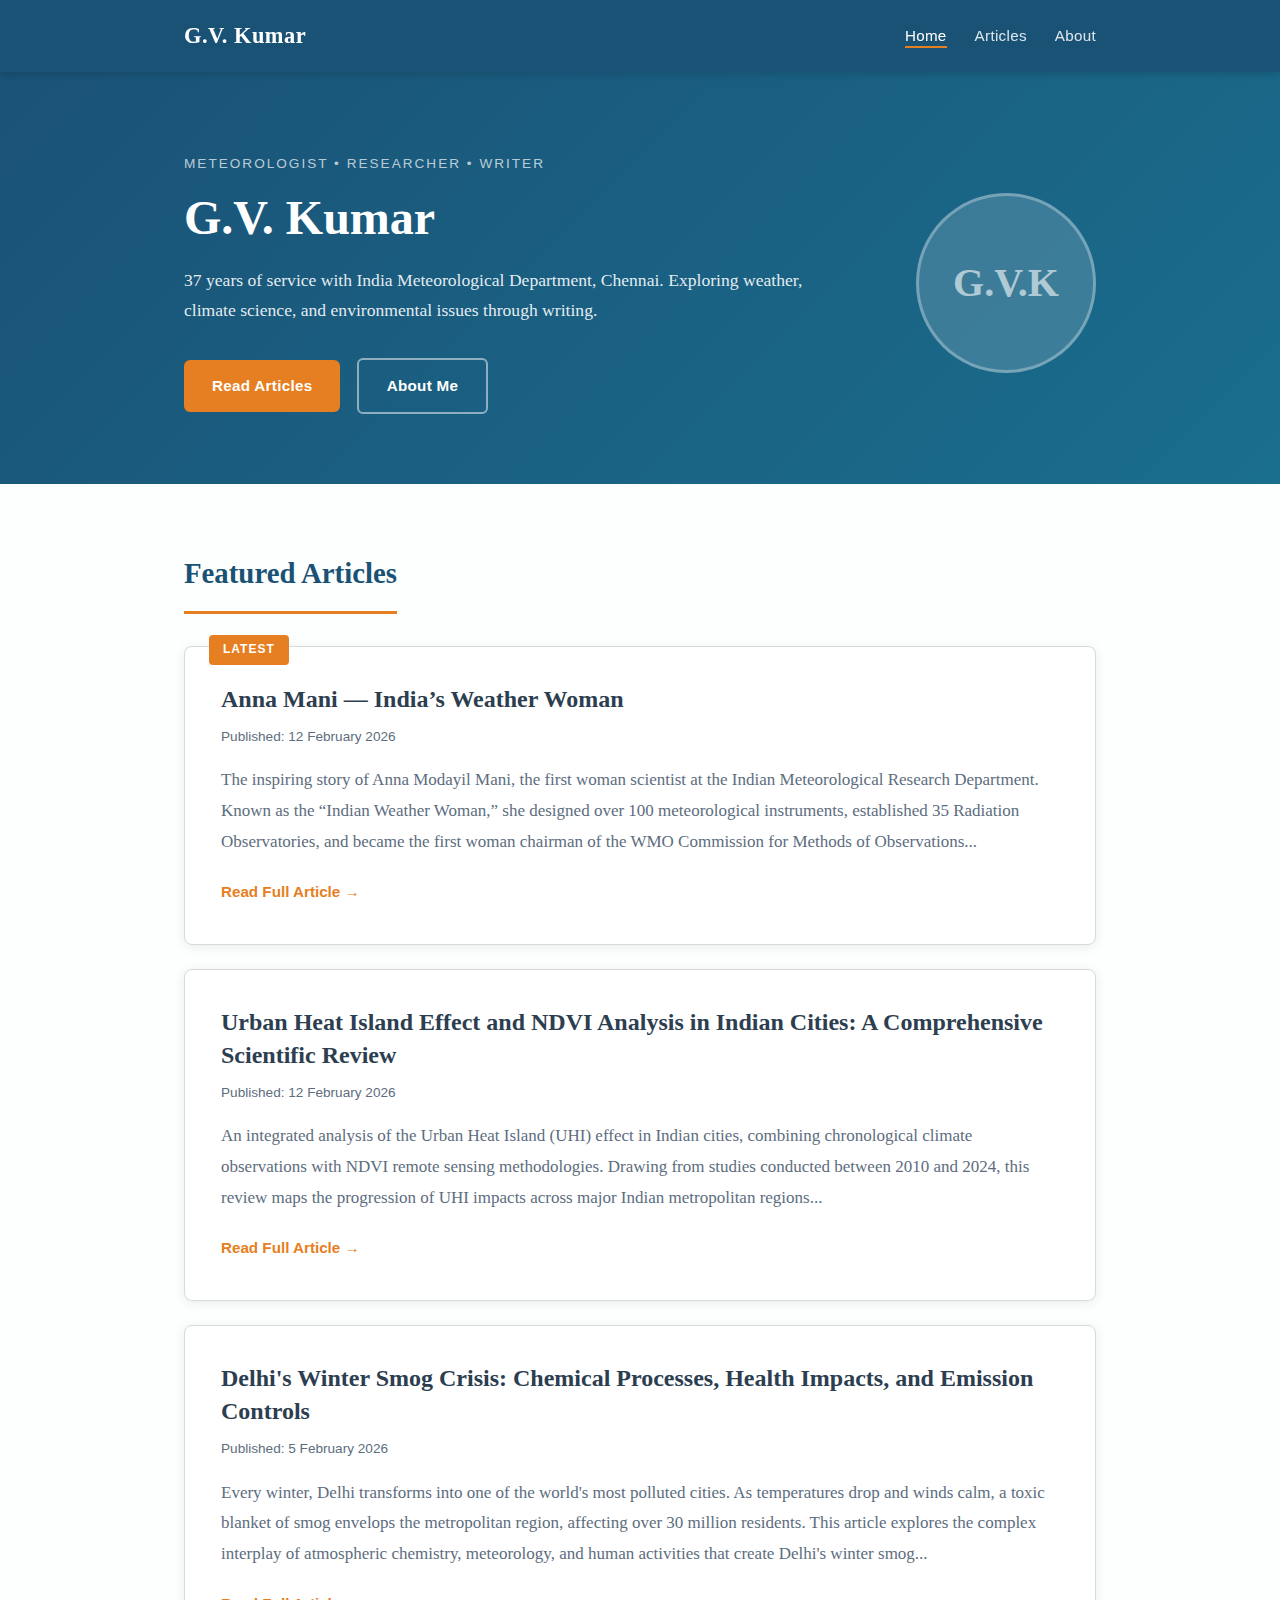
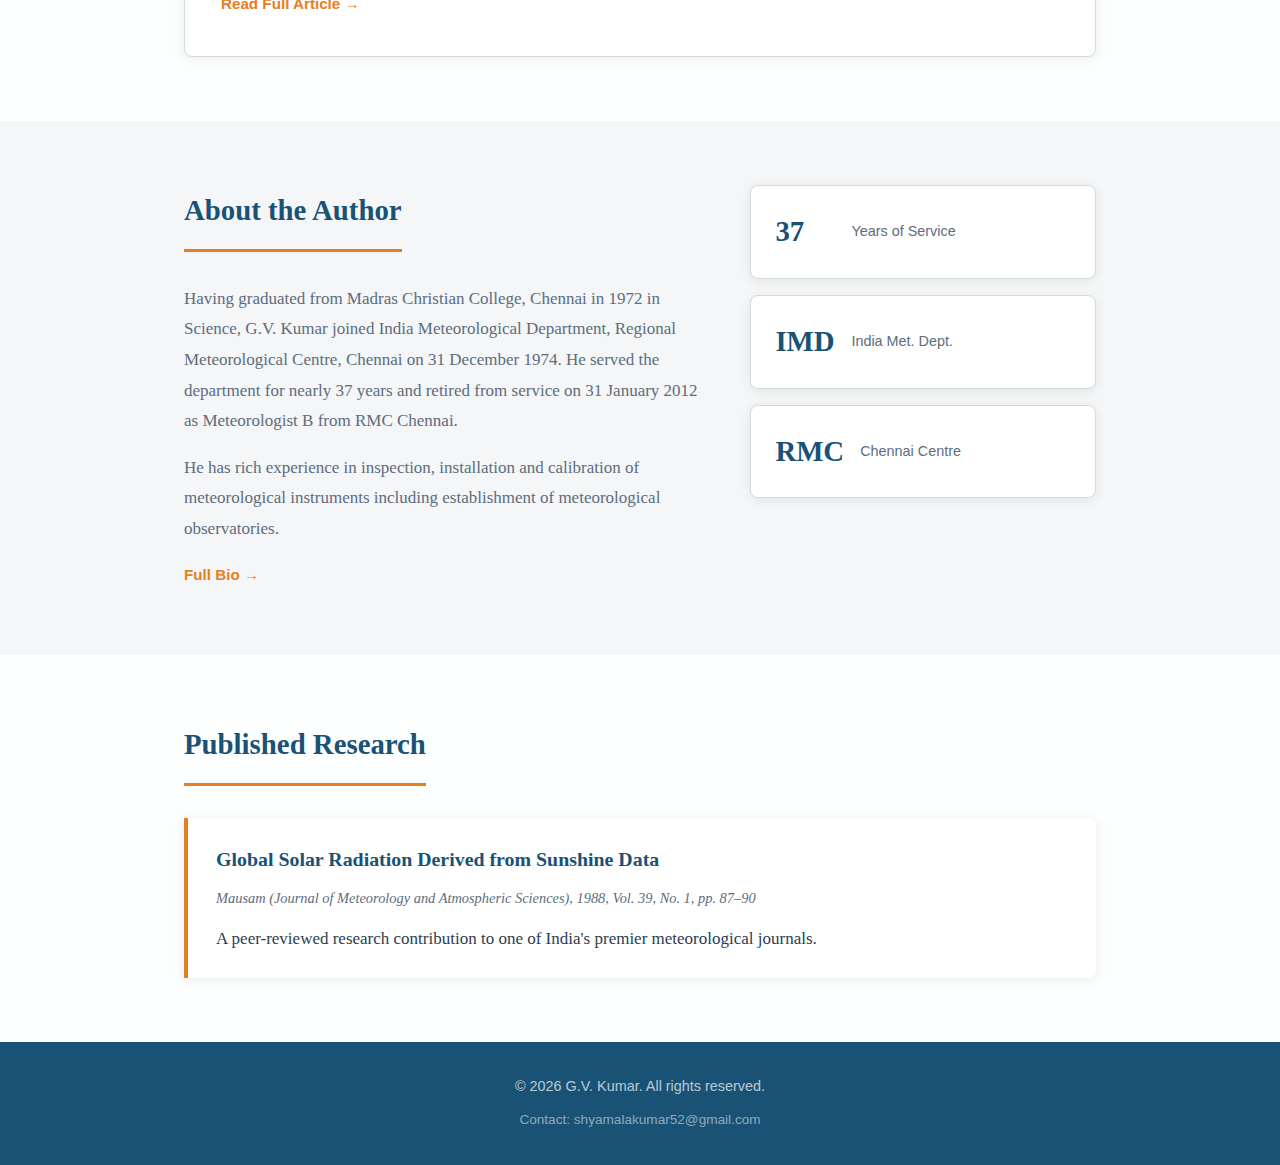
<file: index.html>
<!DOCTYPE html>
<html lang="en">
<head>
  <meta charset="UTF-8">
  <meta name="viewport" content="width=device-width, initial-scale=1.0">
  <title>G.V. Kumar - Meteorologist &amp; Writer</title>
  <link rel="stylesheet" href="style.css">
</head>
<body>

  <!-- Navigation -->
  <nav class="navbar">
    <div class="container nav-content">
      <a href="index.html" class="nav-brand">G.V. Kumar</a>
      <ul class="nav-links">
        <li><a href="index.html" class="active">Home</a></li>
        <li><a href="articles.html">Articles</a></li>
        <li><a href="about.html">About</a></li>
      </ul>
    </div>
  </nav>

  <!-- Hero Section -->
  <header class="hero">
    <div class="container">
      <div class="hero-content">
        <div class="hero-text">
          <p class="hero-label">Meteorologist &bull; Researcher &bull; Writer</p>
          <h1>G.V. Kumar</h1>
          <p class="hero-subtitle">
            37 years of service with India Meteorological Department, Chennai.
            Exploring weather, climate science, and environmental issues through writing.
          </p>
          <a href="articles.html" class="btn btn-primary">Read Articles</a>
          <a href="about.html" class="btn btn-outline">About Me</a>
        </div>
        <div class="hero-photo">
          <div class="photo-placeholder">
            <span>G.V.K</span>
          </div>
        </div>
      </div>
    </div>
  </header>

  <!-- Featured Article -->
  <section class="section featured">
    <div class="container">
      <h2 class="section-title">Featured Articles</h2>
      <article class="featured-card">
        <div class="featured-badge">Latest</div>
        <h3><a href="anna-mani.html">Anna Mani &mdash; India&rsquo;s Weather Woman</a></h3>
        <p class="featured-meta">Published: 12 February 2026</p>
        <p class="featured-excerpt">
          The inspiring story of Anna Modayil Mani, the first woman scientist at the Indian Meteorological
          Research Department. Known as the &ldquo;Indian Weather Woman,&rdquo; she designed over 100 meteorological
          instruments, established 35 Radiation Observatories, and became the first woman chairman of the
          WMO Commission for Methods of Observations...
        </p>
        <a href="anna-mani.html" class="read-more">Read Full Article &rarr;</a>
      </article>
      <article class="featured-card">
        <h3><a href="urban-heat-island.html">Urban Heat Island Effect and NDVI Analysis in Indian Cities: A Comprehensive Scientific Review</a></h3>
        <p class="featured-meta">Published: 12 February 2026</p>
        <p class="featured-excerpt">
          An integrated analysis of the Urban Heat Island (UHI) effect in Indian cities, combining
          chronological climate observations with NDVI remote sensing methodologies. Drawing from
          studies conducted between 2010 and 2024, this review maps the progression of UHI impacts
          across major Indian metropolitan regions...
        </p>
        <a href="urban-heat-island.html" class="read-more">Read Full Article &rarr;</a>
      </article>
      <article class="featured-card">
        <h3><a href="delhi-smog.html">Delhi's Winter Smog Crisis: Chemical Processes, Health Impacts, and Emission Controls</a></h3>
        <p class="featured-meta">Published: 5 February 2026</p>
        <p class="featured-excerpt">
          Every winter, Delhi transforms into one of the world's most polluted cities. As temperatures drop
          and winds calm, a toxic blanket of smog envelops the metropolitan region, affecting over 30 million
          residents. This article explores the complex interplay of atmospheric chemistry, meteorology, and
          human activities that create Delhi's winter smog...
        </p>
        <a href="delhi-smog.html" class="read-more">Read Full Article &rarr;</a>
      </article>
    </div>
  </section>

  <!-- About Snippet -->
  <section class="section about-snippet">
    <div class="container">
      <div class="about-grid">
        <div>
          <h2 class="section-title">About the Author</h2>
          <p>
            Having graduated from Madras Christian College, Chennai in 1972 in Science,
            G.V. Kumar joined India Meteorological Department, Regional Meteorological Centre,
            Chennai on 31 December 1974. He served the department for nearly 37 years and
            retired from service on 31 January 2012 as Meteorologist B from RMC Chennai.
          </p>
          <p>
            He has rich experience in inspection, installation and calibration of meteorological
            instruments including establishment of meteorological observatories.
          </p>
          <a href="about.html" class="read-more">Full Bio &rarr;</a>
        </div>
        <div class="about-highlights">
          <div class="highlight-card">
            <span class="highlight-number">37</span>
            <span class="highlight-label">Years of Service</span>
          </div>
          <div class="highlight-card">
            <span class="highlight-number">IMD</span>
            <span class="highlight-label">India Met. Dept.</span>
          </div>
          <div class="highlight-card">
            <span class="highlight-number">RMC</span>
            <span class="highlight-label">Chennai Centre</span>
          </div>
        </div>
      </div>
    </div>
  </section>

  <!-- Research -->
  <section class="section research">
    <div class="container">
      <h2 class="section-title">Published Research</h2>
      <div class="research-card">
        <h3>Global Solar Radiation Derived from Sunshine Data</h3>
        <p class="research-journal">Mausam (Journal of Meteorology and Atmospheric Sciences), 1988, Vol. 39, No. 1, pp. 87&ndash;90</p>
        <p>A peer-reviewed research contribution to one of India's premier meteorological journals.</p>
      </div>
    </div>
  </section>

  <!-- Footer -->
  <footer class="footer">
    <div class="container">
      <p>&copy; 2026 G.V. Kumar. All rights reserved.</p>
      <p class="footer-contact">Contact: shyamalakumar52@gmail.com</p>
    </div>
  </footer>

</body>
</html>
</file>
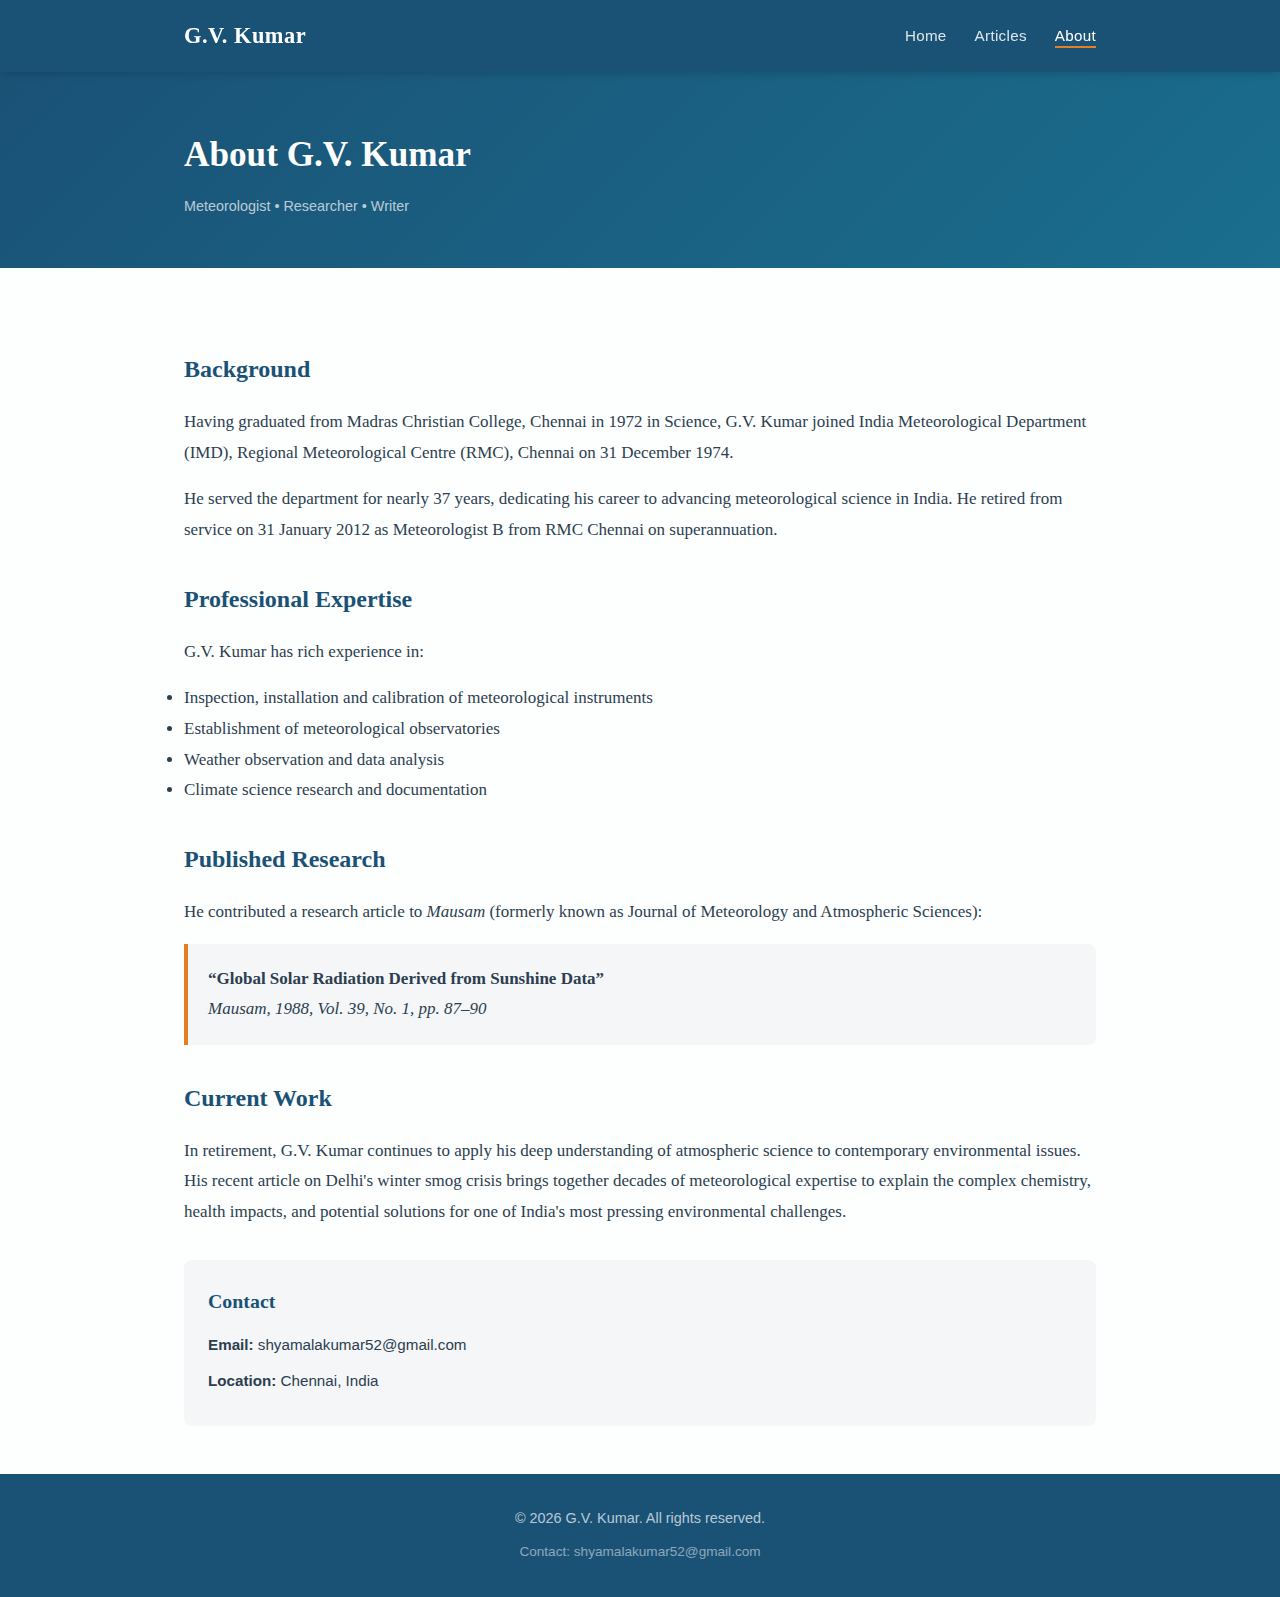
<file: about.html>
<!DOCTYPE html>
<html lang="en">
<head>
  <meta charset="UTF-8">
  <meta name="viewport" content="width=device-width, initial-scale=1.0">
  <title>About - G.V. Kumar</title>
  <link rel="stylesheet" href="style.css">
</head>
<body>

  <nav class="navbar">
    <div class="container nav-content">
      <a href="index.html" class="nav-brand">G.V. Kumar</a>
      <ul class="nav-links">
        <li><a href="index.html">Home</a></li>
        <li><a href="articles.html">Articles</a></li>
        <li><a href="about.html" class="active">About</a></li>
      </ul>
    </div>
  </nav>

  <header class="article-header">
    <div class="container">
      <h1>About G.V. Kumar</h1>
      <p class="article-meta">Meteorologist &bull; Researcher &bull; Writer</p>
    </div>
  </header>

  <section class="about-page">
    <div class="container">

      <h2>Background</h2>
      <p>Having graduated from Madras Christian College, Chennai in 1972 in Science, G.V. Kumar joined India Meteorological Department (IMD), Regional Meteorological Centre (RMC), Chennai on 31 December 1974.</p>

      <p>He served the department for nearly 37 years, dedicating his career to advancing meteorological science in India. He retired from service on 31 January 2012 as Meteorologist B from RMC Chennai on superannuation.</p>

      <h2>Professional Expertise</h2>
      <p>G.V. Kumar has rich experience in:</p>
      <ul>
        <li>Inspection, installation and calibration of meteorological instruments</li>
        <li>Establishment of meteorological observatories</li>
        <li>Weather observation and data analysis</li>
        <li>Climate science research and documentation</li>
      </ul>

      <h2>Published Research</h2>
      <p>He contributed a research article to <em>Mausam</em> (formerly known as Journal of Meteorology and Atmospheric Sciences):</p>
      <blockquote style="background: var(--bg-alt); padding: 20px; border-left: 4px solid var(--accent); border-radius: 0 8px 8px 0; margin: 16px 0;">
        <strong>&ldquo;Global Solar Radiation Derived from Sunshine Data&rdquo;</strong><br>
        <em>Mausam, 1988, Vol. 39, No. 1, pp. 87&ndash;90</em>
      </blockquote>

      <h2>Current Work</h2>
      <p>In retirement, G.V. Kumar continues to apply his deep understanding of atmospheric science to contemporary environmental issues. His recent article on Delhi's winter smog crisis brings together decades of meteorological expertise to explain the complex chemistry, health impacts, and potential solutions for one of India's most pressing environmental challenges.</p>

      <div class="contact-info">
        <h3>Contact</h3>
        <p><strong>Email:</strong> shyamalakumar52@gmail.com</p>
        <p><strong>Location:</strong> Chennai, India</p>
      </div>

    </div>
  </section>

  <footer class="footer">
    <div class="container">
      <p>&copy; 2026 G.V. Kumar. All rights reserved.</p>
      <p class="footer-contact">Contact: shyamalakumar52@gmail.com</p>
    </div>
  </footer>

</body>
</html>
</file>
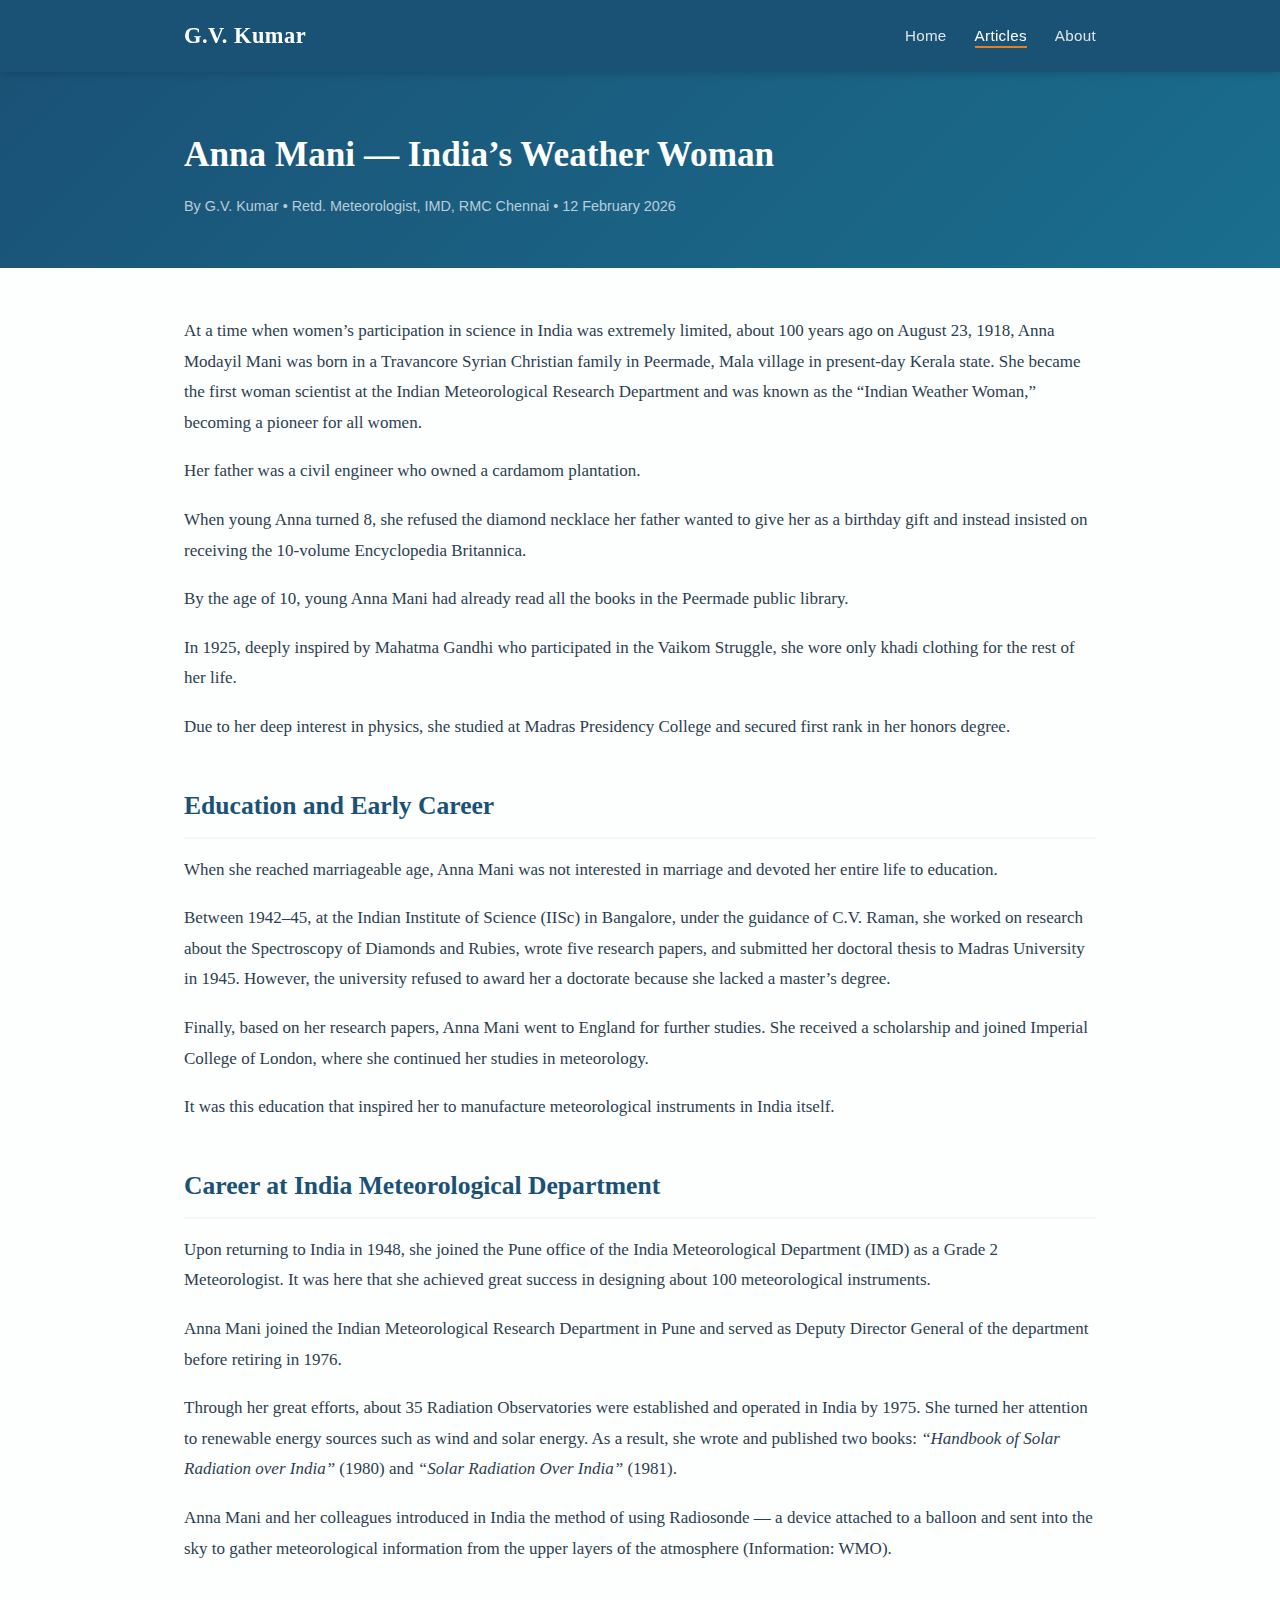
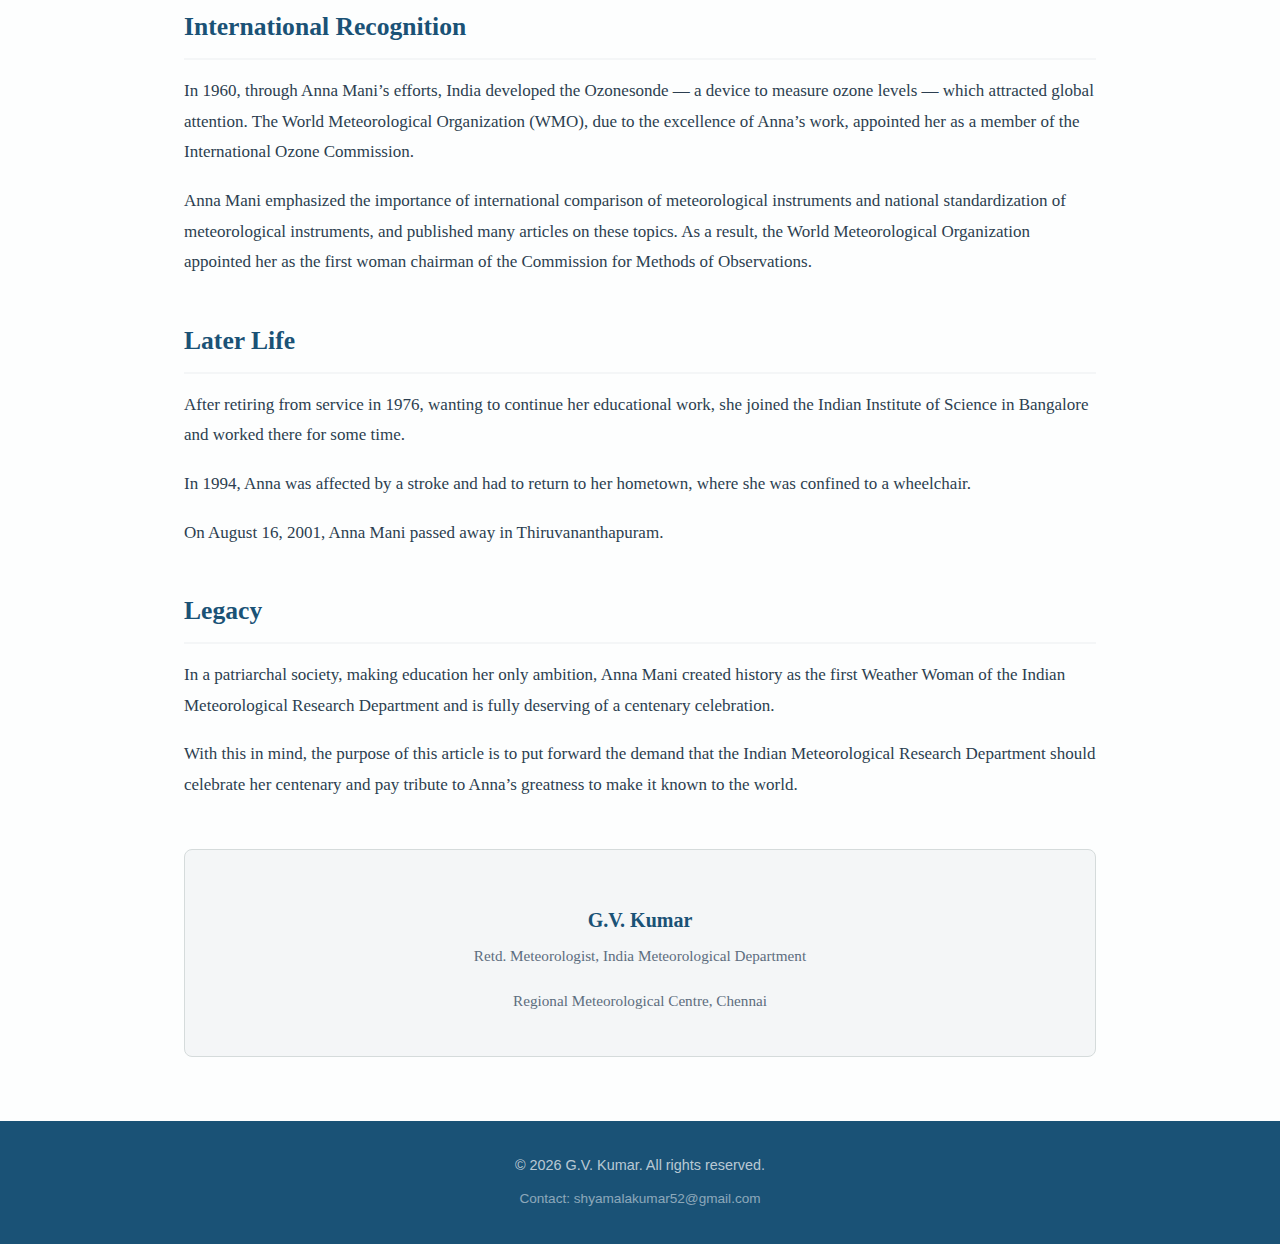
<file: anna-mani.html>
<!DOCTYPE html>
<html lang="en">
<head>
  <meta charset="UTF-8">
  <meta name="viewport" content="width=device-width, initial-scale=1.0">
  <title>Anna Mani - India's Weather Woman - G.V. Kumar</title>
  <link rel="stylesheet" href="style.css">
</head>
<body>

  <nav class="navbar">
    <div class="container nav-content">
      <a href="index.html" class="nav-brand">G.V. Kumar</a>
      <ul class="nav-links">
        <li><a href="index.html">Home</a></li>
        <li><a href="articles.html" class="active">Articles</a></li>
        <li><a href="about.html">About</a></li>
      </ul>
    </div>
  </nav>

  <header class="article-header">
    <div class="container">
      <h1>Anna Mani &mdash; India&rsquo;s Weather Woman</h1>
      <p class="article-meta">By G.V. Kumar &bull; Retd. Meteorologist, IMD, RMC Chennai &bull; 12 February 2026</p>
    </div>
  </header>

  <article class="article-body">
    <div class="container">

      <p>At a time when women&rsquo;s participation in science in India was extremely limited, about 100 years ago on August 23, 1918, Anna Modayil Mani was born in a Travancore Syrian Christian family in Peermade, Mala village in present&hyphen;day Kerala state. She became the first woman scientist at the Indian Meteorological Research Department and was known as the &ldquo;Indian Weather Woman,&rdquo; becoming a pioneer for all women.</p>

      <p>Her father was a civil engineer who owned a cardamom plantation.</p>

      <p>When young Anna turned 8, she refused the diamond necklace her father wanted to give her as a birthday gift and instead insisted on receiving the 10&hyphen;volume Encyclopedia Britannica.</p>

      <p>By the age of 10, young Anna Mani had already read all the books in the Peermade public library.</p>

      <p>In 1925, deeply inspired by Mahatma Gandhi who participated in the Vaikom Struggle, she wore only khadi clothing for the rest of her life.</p>

      <p>Due to her deep interest in physics, she studied at Madras Presidency College and secured first rank in her honors degree.</p>

      <h2>Education and Early Career</h2>
      <p>When she reached marriageable age, Anna Mani was not interested in marriage and devoted her entire life to education.</p>

      <p>Between 1942&ndash;45, at the Indian Institute of Science (IISc) in Bangalore, under the guidance of C.V. Raman, she worked on research about the Spectroscopy of Diamonds and Rubies, wrote five research papers, and submitted her doctoral thesis to Madras University in 1945. However, the university refused to award her a doctorate because she lacked a master&rsquo;s degree.</p>

      <p>Finally, based on her research papers, Anna Mani went to England for further studies. She received a scholarship and joined Imperial College of London, where she continued her studies in meteorology.</p>

      <p>It was this education that inspired her to manufacture meteorological instruments in India itself.</p>

      <h2>Career at India Meteorological Department</h2>
      <p>Upon returning to India in 1948, she joined the Pune office of the India Meteorological Department (IMD) as a Grade 2 Meteorologist. It was here that she achieved great success in designing about 100 meteorological instruments.</p>

      <p>Anna Mani joined the Indian Meteorological Research Department in Pune and served as Deputy Director General of the department before retiring in 1976.</p>

      <p>Through her great efforts, about 35 Radiation Observatories were established and operated in India by 1975. She turned her attention to renewable energy sources such as wind and solar energy. As a result, she wrote and published two books: <em>&ldquo;Handbook of Solar Radiation over India&rdquo;</em> (1980) and <em>&ldquo;Solar Radiation Over India&rdquo;</em> (1981).</p>

      <p>Anna Mani and her colleagues introduced in India the method of using Radiosonde &mdash; a device attached to a balloon and sent into the sky to gather meteorological information from the upper layers of the atmosphere (Information: WMO).</p>

      <h2>International Recognition</h2>
      <p>In 1960, through Anna Mani&rsquo;s efforts, India developed the Ozonesonde &mdash; a device to measure ozone levels &mdash; which attracted global attention. The World Meteorological Organization (WMO), due to the excellence of Anna&rsquo;s work, appointed her as a member of the International Ozone Commission.</p>

      <p>Anna Mani emphasized the importance of international comparison of meteorological instruments and national standardization of meteorological instruments, and published many articles on these topics. As a result, the World Meteorological Organization appointed her as the first woman chairman of the Commission for Methods of Observations.</p>

      <h2>Later Life</h2>
      <p>After retiring from service in 1976, wanting to continue her educational work, she joined the Indian Institute of Science in Bangalore and worked there for some time.</p>

      <p>In 1994, Anna was affected by a stroke and had to return to her hometown, where she was confined to a wheelchair.</p>

      <p>On August 16, 2001, Anna Mani passed away in Thiruvananthapuram.</p>

      <h2>Legacy</h2>
      <p>In a patriarchal society, making education her only ambition, Anna Mani created history as the first Weather Woman of the Indian Meteorological Research Department and is fully deserving of a centenary celebration.</p>

      <p>With this in mind, the purpose of this article is to put forward the demand that the Indian Meteorological Research Department should celebrate her centenary and pay tribute to Anna&rsquo;s greatness to make it known to the world.</p>

      <div class="author-box">
        <h3>G.V. Kumar</h3>
        <p>Retd. Meteorologist, India Meteorological Department</p>
        <p>Regional Meteorological Centre, Chennai</p>
      </div>

    </div>
  </article>

  <footer class="footer">
    <div class="container">
      <p>&copy; 2026 G.V. Kumar. All rights reserved.</p>
      <p class="footer-contact">Contact: shyamalakumar52@gmail.com</p>
    </div>
  </footer>

</body>
</html>
</file>
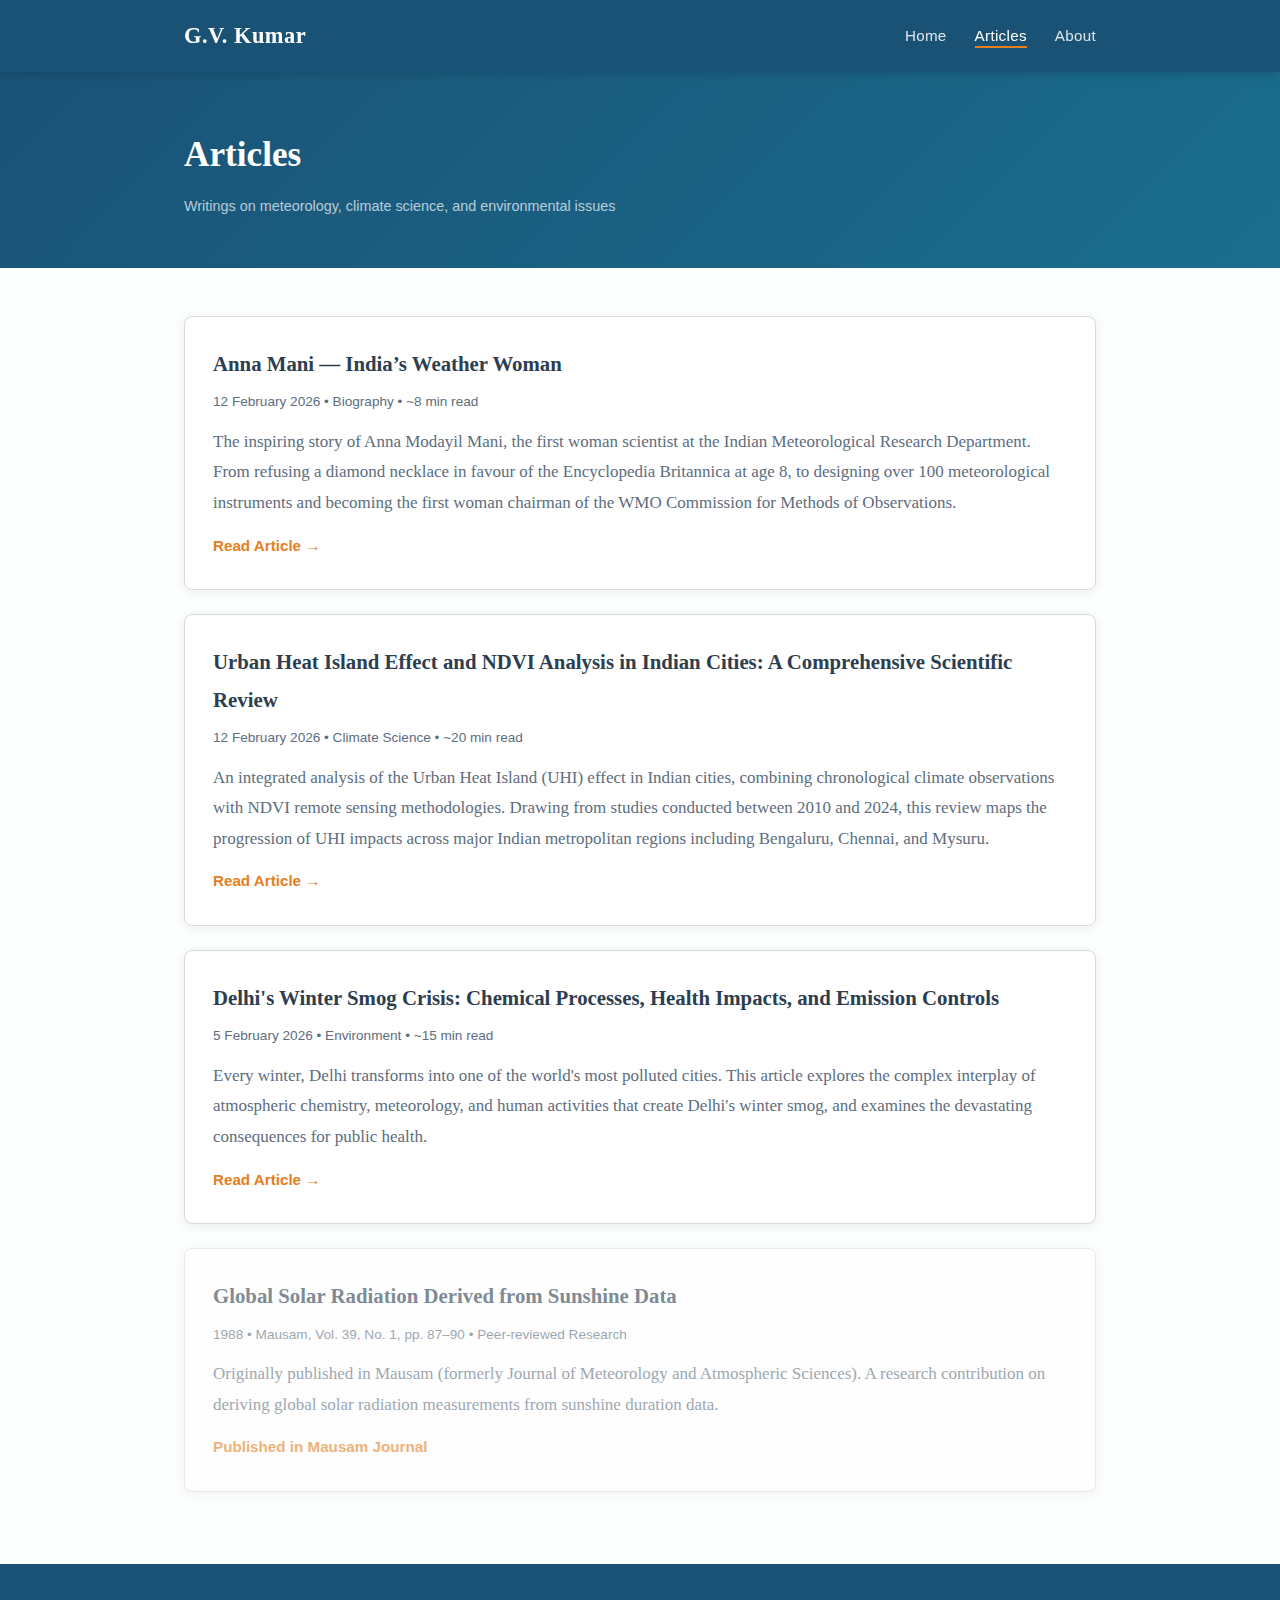
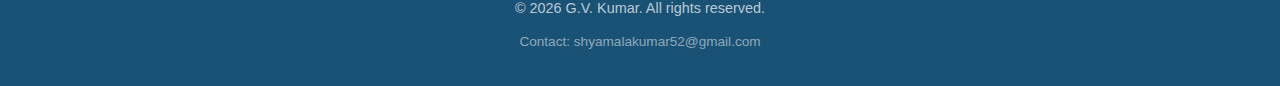
<file: articles.html>
<!DOCTYPE html>
<html lang="en">
<head>
  <meta charset="UTF-8">
  <meta name="viewport" content="width=device-width, initial-scale=1.0">
  <title>Articles - G.V. Kumar</title>
  <link rel="stylesheet" href="style.css">
</head>
<body>

  <nav class="navbar">
    <div class="container nav-content">
      <a href="index.html" class="nav-brand">G.V. Kumar</a>
      <ul class="nav-links">
        <li><a href="index.html">Home</a></li>
        <li><a href="articles.html" class="active">Articles</a></li>
        <li><a href="about.html">About</a></li>
      </ul>
    </div>
  </nav>

  <header class="article-header">
    <div class="container">
      <h1>Articles</h1>
      <p class="article-meta">Writings on meteorology, climate science, and environmental issues</p>
    </div>
  </header>

  <section class="articles-list">
    <div class="container">

      <div class="article-list-item">
        <h3><a href="anna-mani.html">Anna Mani &mdash; India&rsquo;s Weather Woman</a></h3>
        <p class="meta">12 February 2026 &bull; Biography &bull; ~8 min read</p>
        <p>The inspiring story of Anna Modayil Mani, the first woman scientist at the Indian Meteorological Research Department. From refusing a diamond necklace in favour of the Encyclopedia Britannica at age 8, to designing over 100 meteorological instruments and becoming the first woman chairman of the WMO Commission for Methods of Observations.</p>
        <a href="anna-mani.html" class="read-more">Read Article &rarr;</a>
      </div>

      <div class="article-list-item">
        <h3><a href="urban-heat-island.html">Urban Heat Island Effect and NDVI Analysis in Indian Cities: A Comprehensive Scientific Review</a></h3>
        <p class="meta">12 February 2026 &bull; Climate Science &bull; ~20 min read</p>
        <p>An integrated analysis of the Urban Heat Island (UHI) effect in Indian cities, combining chronological climate observations with NDVI remote sensing methodologies. Drawing from studies conducted between 2010 and 2024, this review maps the progression of UHI impacts across major Indian metropolitan regions including Bengaluru, Chennai, and Mysuru.</p>
        <a href="urban-heat-island.html" class="read-more">Read Article &rarr;</a>
      </div>

      <div class="article-list-item">
        <h3><a href="delhi-smog.html">Delhi's Winter Smog Crisis: Chemical Processes, Health Impacts, and Emission Controls</a></h3>
        <p class="meta">5 February 2026 &bull; Environment &bull; ~15 min read</p>
        <p>Every winter, Delhi transforms into one of the world's most polluted cities. This article explores the complex interplay of atmospheric chemistry, meteorology, and human activities that create Delhi's winter smog, and examines the devastating consequences for public health.</p>
        <a href="delhi-smog.html" class="read-more">Read Article &rarr;</a>
      </div>

      <div class="article-list-item" style="opacity: 0.6;">
        <h3>Global Solar Radiation Derived from Sunshine Data</h3>
        <p class="meta">1988 &bull; Mausam, Vol. 39, No. 1, pp. 87&ndash;90 &bull; Peer-reviewed Research</p>
        <p>Originally published in Mausam (formerly Journal of Meteorology and Atmospheric Sciences). A research contribution on deriving global solar radiation measurements from sunshine duration data.</p>
        <span class="read-more" style="color: #999;">Published in Mausam Journal</span>
      </div>

    </div>
  </section>

  <footer class="footer">
    <div class="container">
      <p>&copy; 2026 G.V. Kumar. All rights reserved.</p>
      <p class="footer-contact">Contact: shyamalakumar52@gmail.com</p>
    </div>
  </footer>

</body>
</html>
</file>
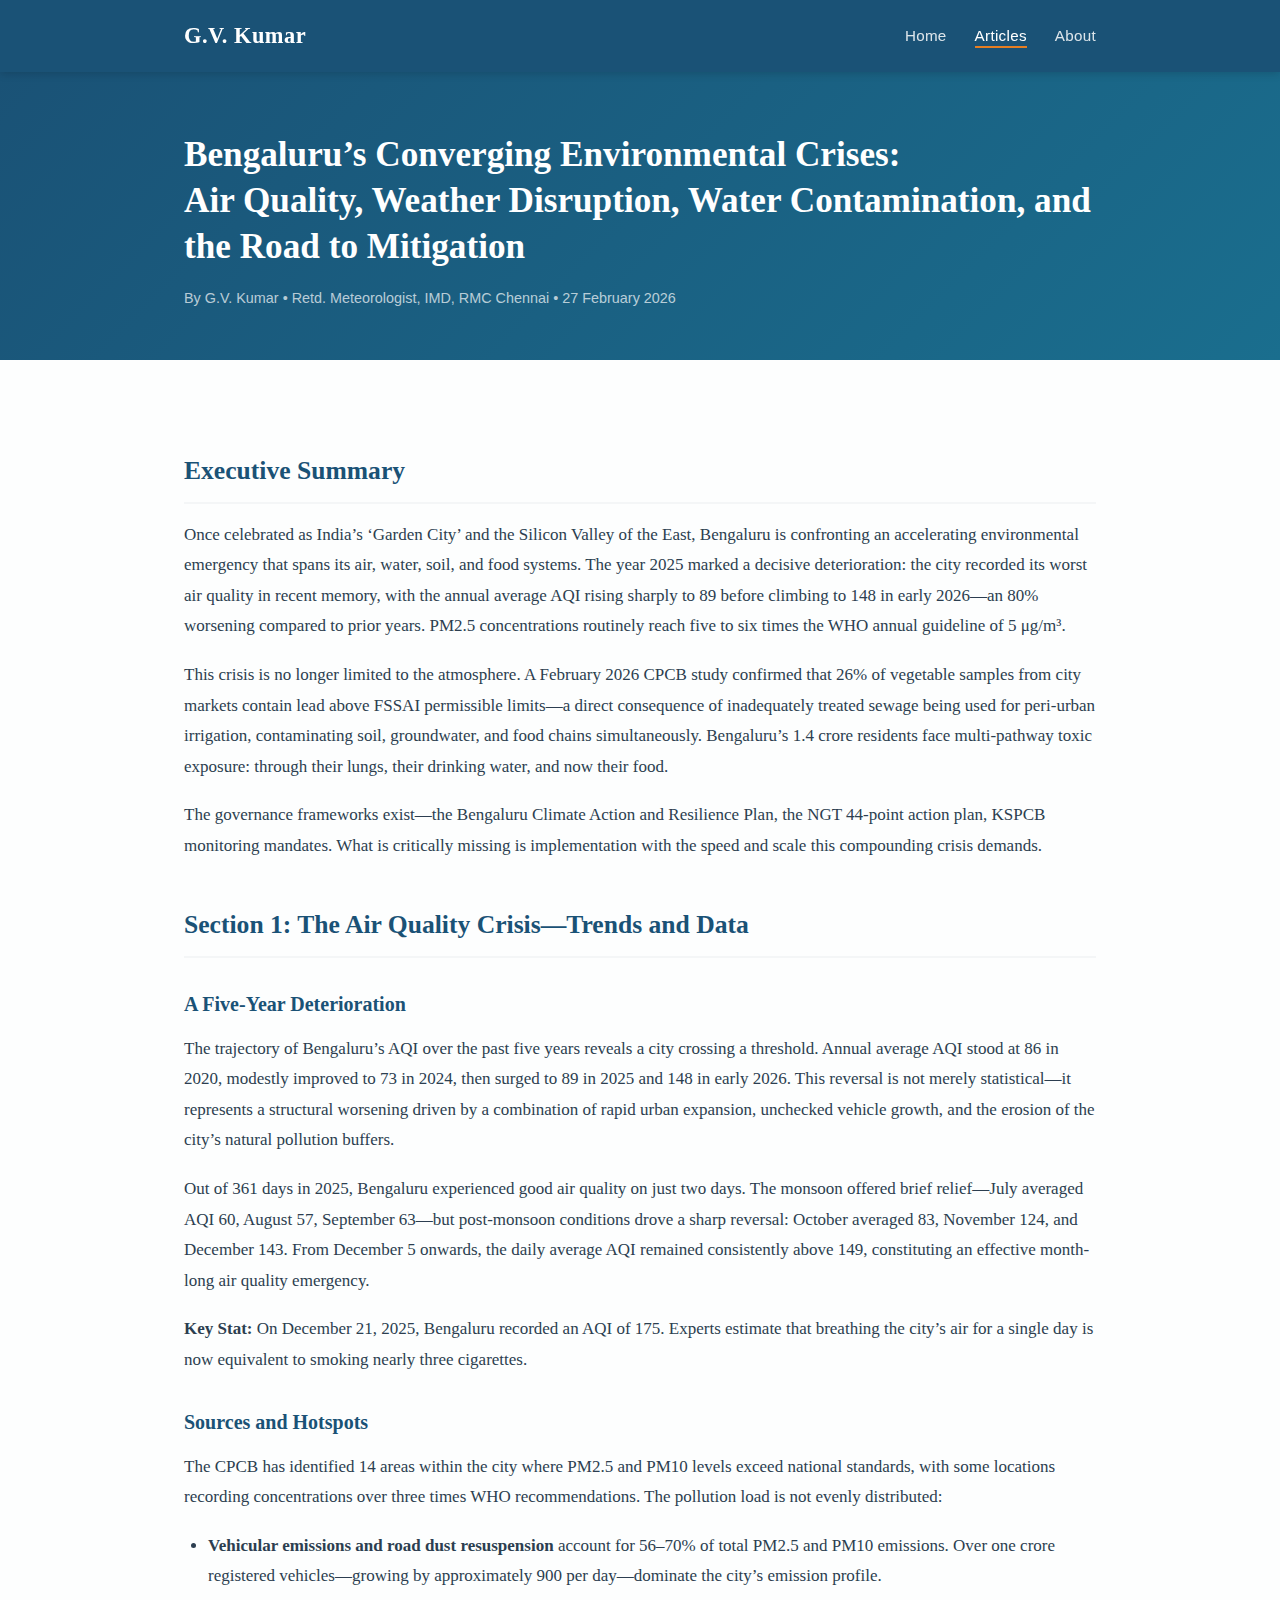
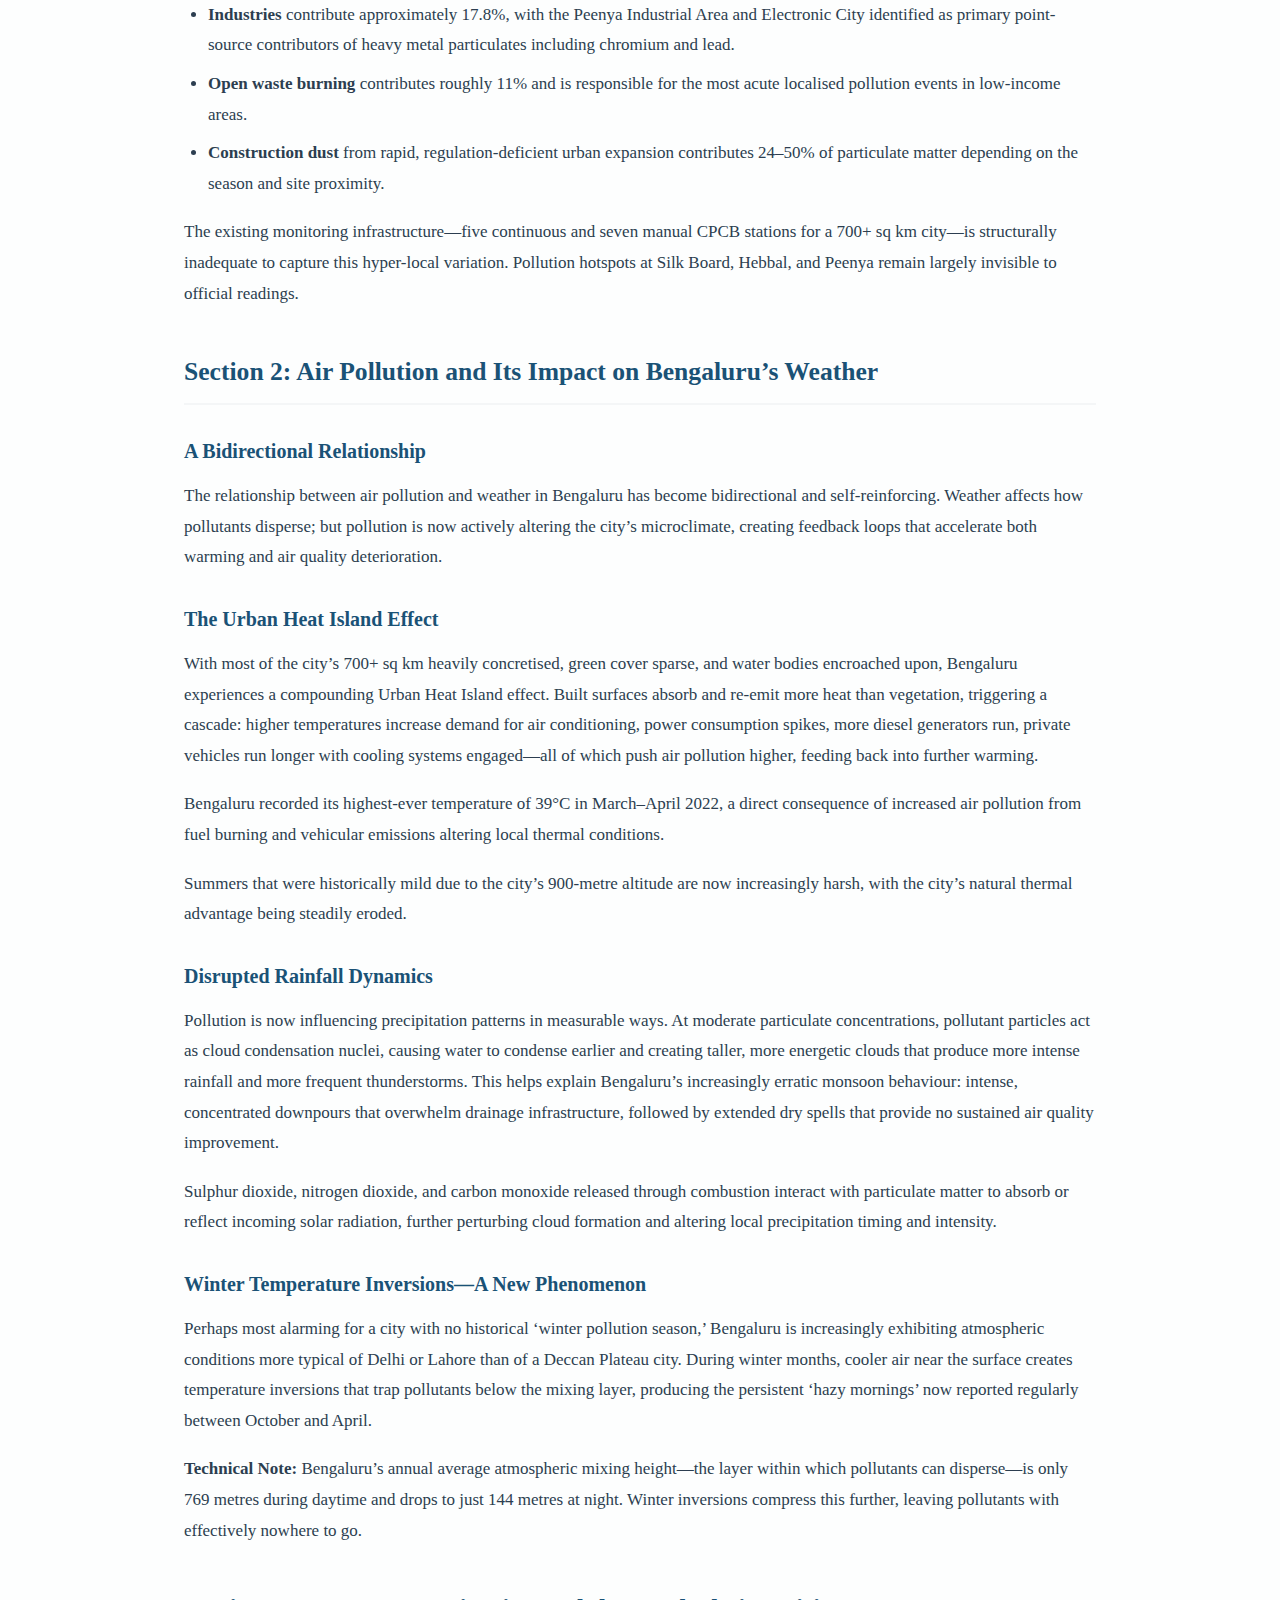
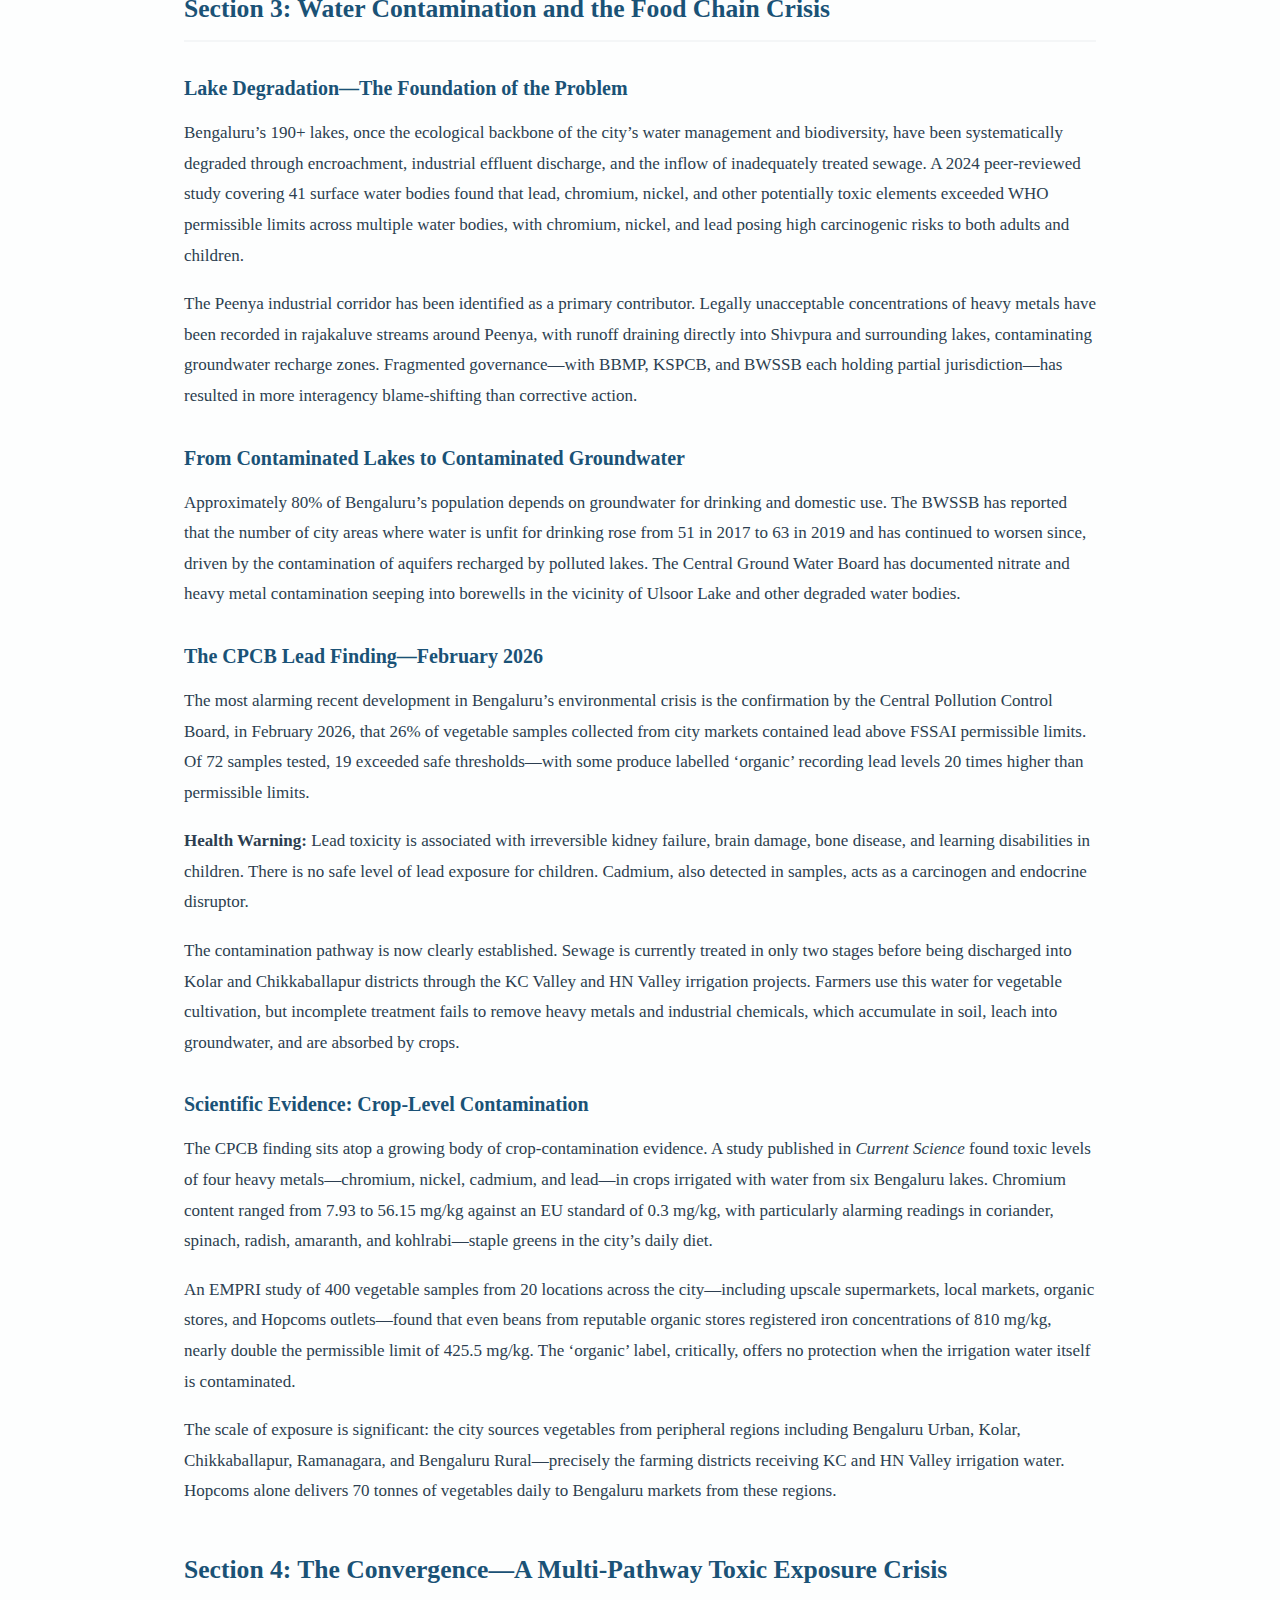
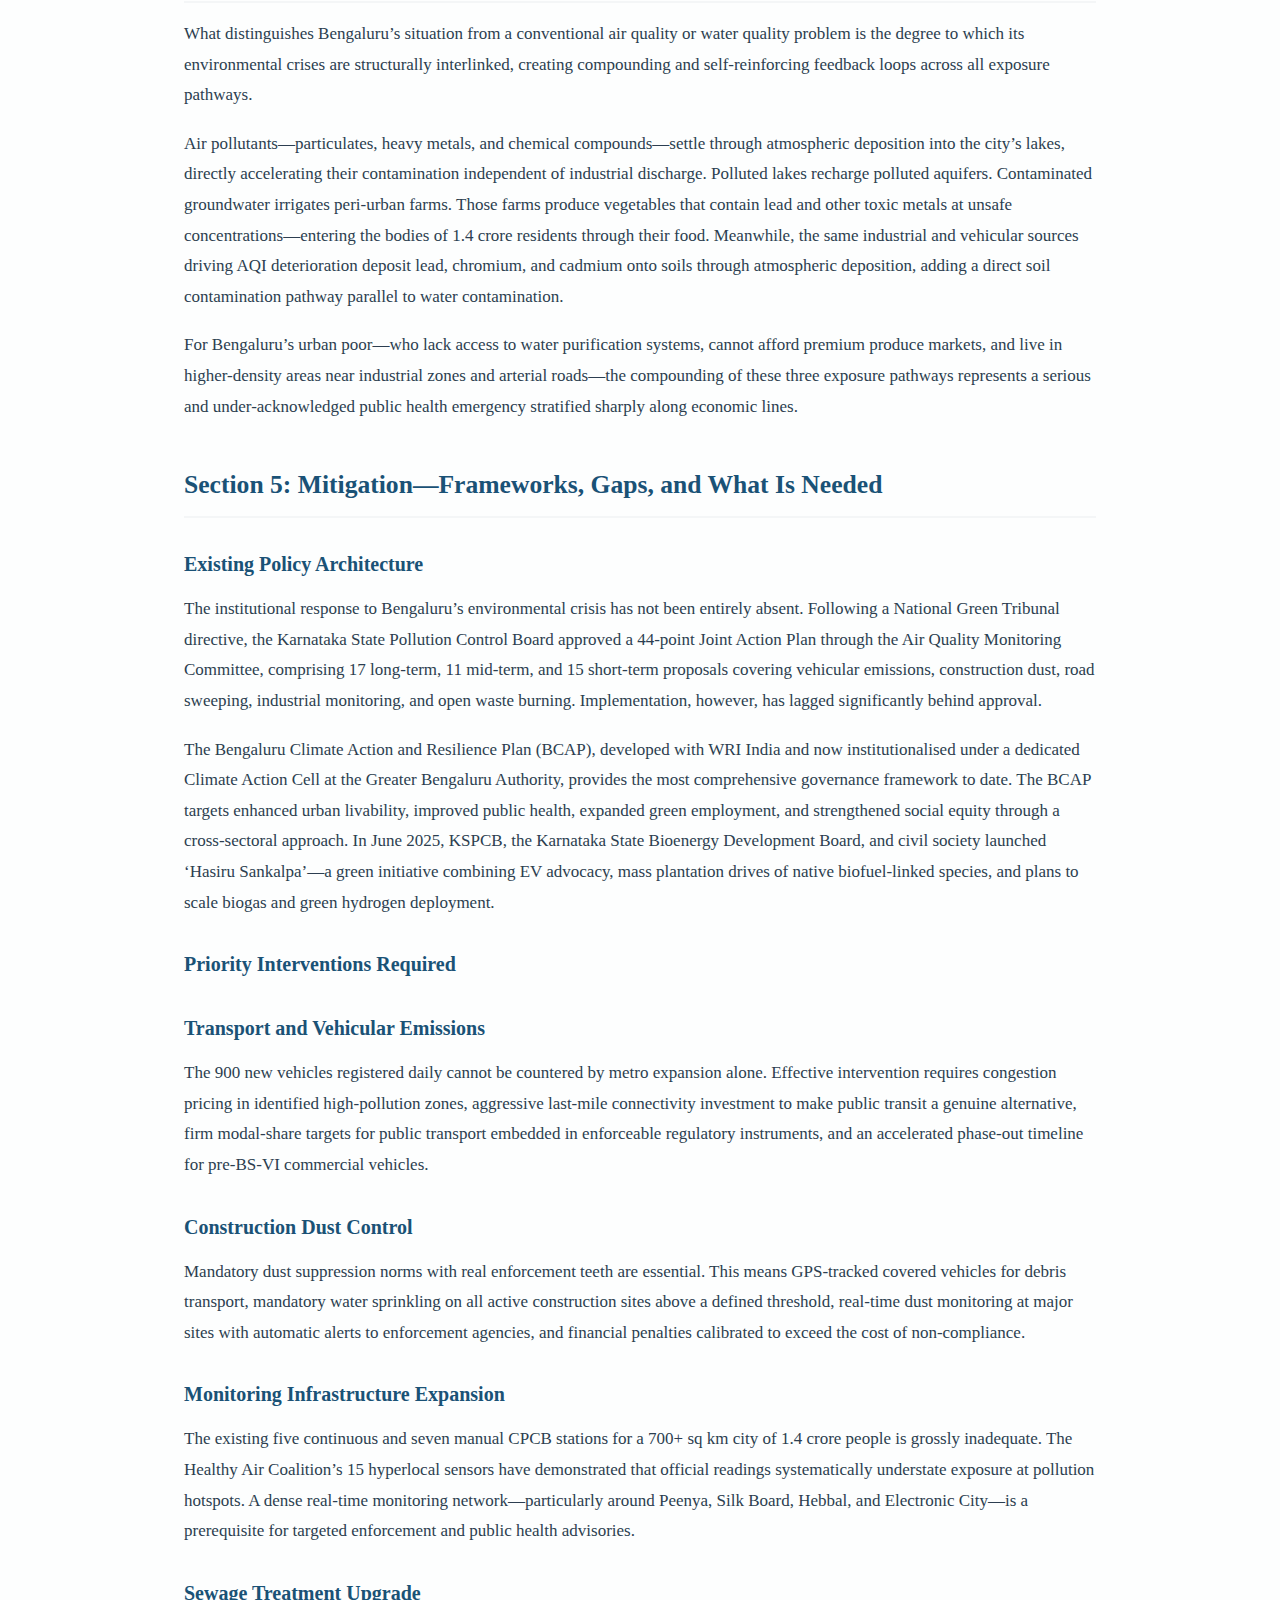
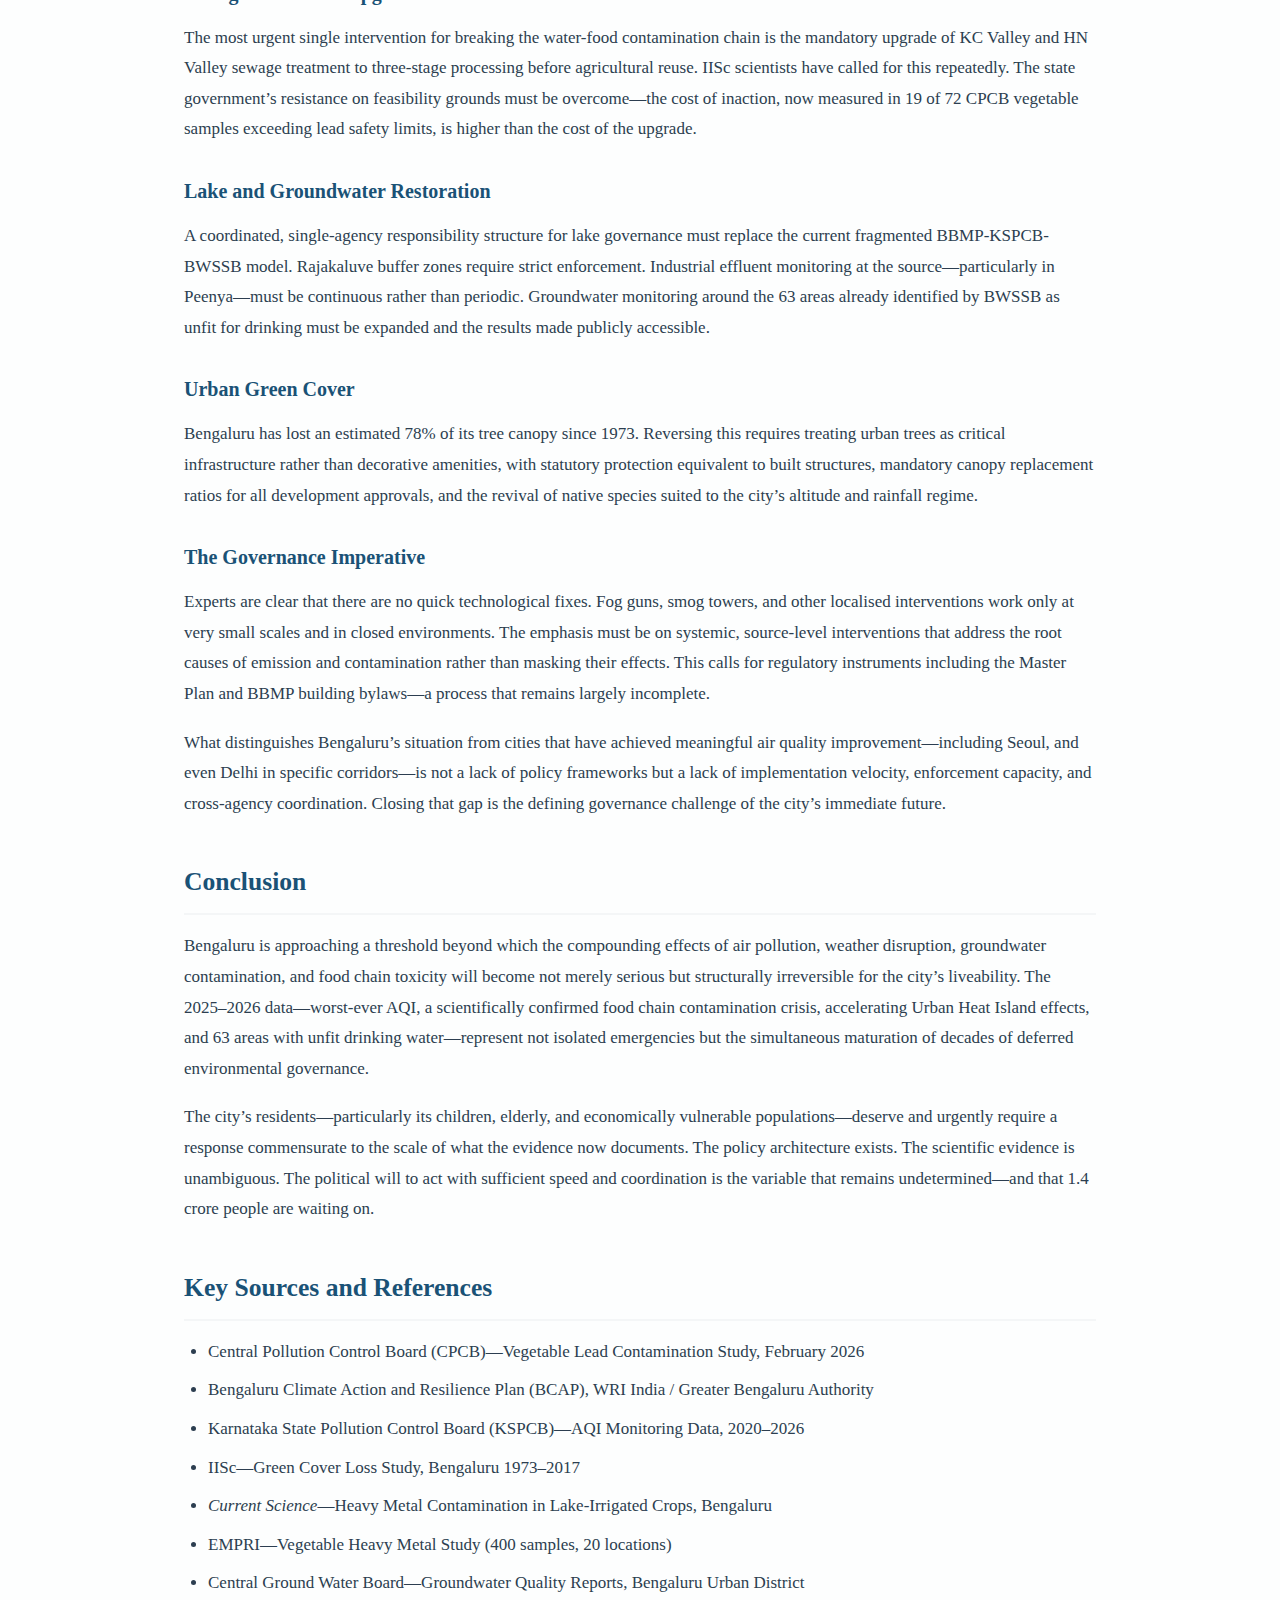
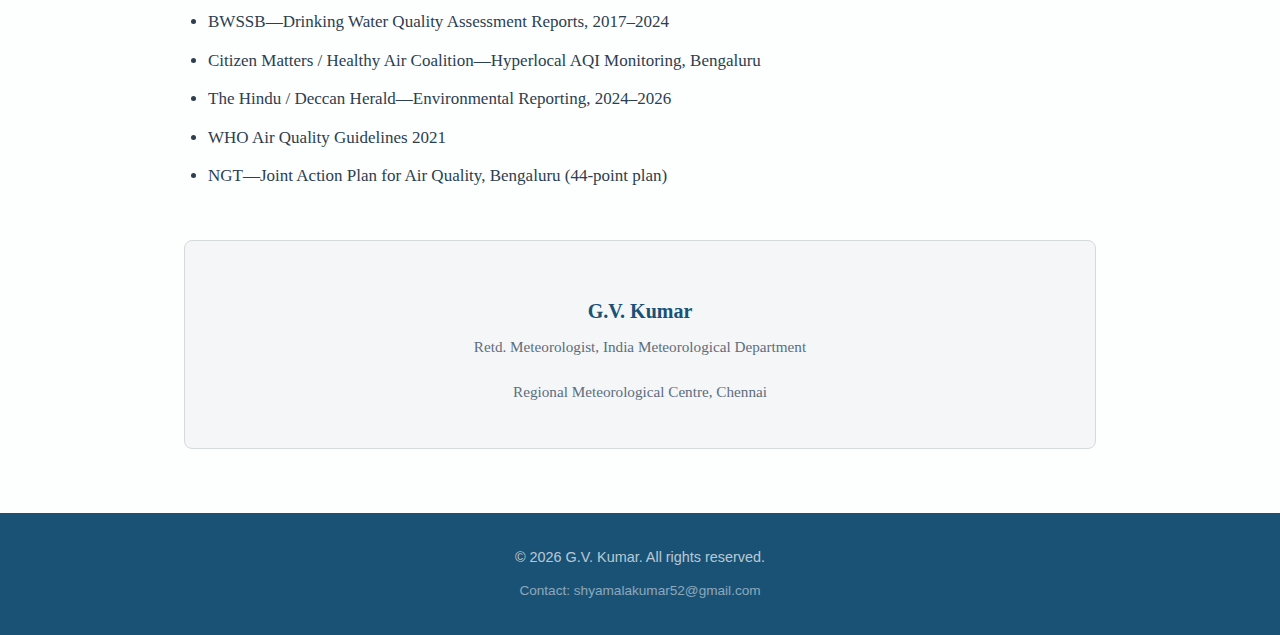
<file: bengaluru-environment.html>
<!DOCTYPE html>
<html lang="en">
<head>
  <meta charset="UTF-8">
  <meta name="viewport" content="width=device-width, initial-scale=1.0">
  <title>Bengaluru's Converging Environmental Crises - G.V. Kumar</title>
  <link rel="stylesheet" href="style.css">
</head>
<body>

  <nav class="navbar">
    <div class="container nav-content">
      <a href="index.html" class="nav-brand">G.V. Kumar</a>
      <ul class="nav-links">
        <li><a href="index.html">Home</a></li>
        <li><a href="articles.html" class="active">Articles</a></li>
        <li><a href="about.html">About</a></li>
      </ul>
    </div>
  </nav>

  <header class="article-header">
    <div class="container">
      <h1>Bengaluru&rsquo;s Converging Environmental Crises:<br>Air Quality, Weather Disruption, Water Contamination, and the Road to Mitigation</h1>
      <p class="article-meta">By G.V. Kumar &bull; Retd. Meteorologist, IMD, RMC Chennai &bull; 27 February 2026</p>
    </div>
  </header>

  <article class="article-body">
    <div class="container">

      <h2>Executive Summary</h2>
      <p>Once celebrated as India&rsquo;s &lsquo;Garden City&rsquo; and the Silicon Valley of the East, Bengaluru is confronting an accelerating environmental emergency that spans its air, water, soil, and food systems. The year 2025 marked a decisive deterioration: the city recorded its worst air quality in recent memory, with the annual average AQI rising sharply to 89 before climbing to 148 in early 2026&mdash;an 80% worsening compared to prior years. PM2.5 concentrations routinely reach five to six times the WHO annual guideline of 5 &mu;g/m&sup3;.</p>
      <p>This crisis is no longer limited to the atmosphere. A February 2026 CPCB study confirmed that 26% of vegetable samples from city markets contain lead above FSSAI permissible limits&mdash;a direct consequence of inadequately treated sewage being used for peri-urban irrigation, contaminating soil, groundwater, and food chains simultaneously. Bengaluru&rsquo;s 1.4 crore residents face multi-pathway toxic exposure: through their lungs, their drinking water, and now their food.</p>
      <p>The governance frameworks exist&mdash;the Bengaluru Climate Action and Resilience Plan, the NGT 44-point action plan, KSPCB monitoring mandates. What is critically missing is implementation with the speed and scale this compounding crisis demands.</p>

      <h2>Section 1: The Air Quality Crisis&mdash;Trends and Data</h2>

      <h3>A Five-Year Deterioration</h3>
      <p>The trajectory of Bengaluru&rsquo;s AQI over the past five years reveals a city crossing a threshold. Annual average AQI stood at 86 in 2020, modestly improved to 73 in 2024, then surged to 89 in 2025 and 148 in early 2026. This reversal is not merely statistical&mdash;it represents a structural worsening driven by a combination of rapid urban expansion, unchecked vehicle growth, and the erosion of the city&rsquo;s natural pollution buffers.</p>
      <p>Out of 361 days in 2025, Bengaluru experienced good air quality on just two days. The monsoon offered brief relief&mdash;July averaged AQI 60, August 57, September 63&mdash;but post-monsoon conditions drove a sharp reversal: October averaged 83, November 124, and December 143. From December 5 onwards, the daily average AQI remained consistently above 149, constituting an effective month-long air quality emergency.</p>
      <p><strong>Key Stat:</strong> On December 21, 2025, Bengaluru recorded an AQI of 175. Experts estimate that breathing the city&rsquo;s air for a single day is now equivalent to smoking nearly three cigarettes.</p>

      <h3>Sources and Hotspots</h3>
      <p>The CPCB has identified 14 areas within the city where PM2.5 and PM10 levels exceed national standards, with some locations recording concentrations over three times WHO recommendations. The pollution load is not evenly distributed:</p>
      <ul>
        <li><strong>Vehicular emissions and road dust resuspension</strong> account for 56&ndash;70% of total PM2.5 and PM10 emissions. Over one crore registered vehicles&mdash;growing by approximately 900 per day&mdash;dominate the city&rsquo;s emission profile.</li>
        <li><strong>Industries</strong> contribute approximately 17.8%, with the Peenya Industrial Area and Electronic City identified as primary point-source contributors of heavy metal particulates including chromium and lead.</li>
        <li><strong>Open waste burning</strong> contributes roughly 11% and is responsible for the most acute localised pollution events in low-income areas.</li>
        <li><strong>Construction dust</strong> from rapid, regulation-deficient urban expansion contributes 24&ndash;50% of particulate matter depending on the season and site proximity.</li>
      </ul>
      <p>The existing monitoring infrastructure&mdash;five continuous and seven manual CPCB stations for a 700+ sq km city&mdash;is structurally inadequate to capture this hyper-local variation. Pollution hotspots at Silk Board, Hebbal, and Peenya remain largely invisible to official readings.</p>

      <h2>Section 2: Air Pollution and Its Impact on Bengaluru&rsquo;s Weather</h2>

      <h3>A Bidirectional Relationship</h3>
      <p>The relationship between air pollution and weather in Bengaluru has become bidirectional and self-reinforcing. Weather affects how pollutants disperse; but pollution is now actively altering the city&rsquo;s microclimate, creating feedback loops that accelerate both warming and air quality deterioration.</p>

      <h3>The Urban Heat Island Effect</h3>
      <p>With most of the city&rsquo;s 700+ sq km heavily concretised, green cover sparse, and water bodies encroached upon, Bengaluru experiences a compounding Urban Heat Island effect. Built surfaces absorb and re-emit more heat than vegetation, triggering a cascade: higher temperatures increase demand for air conditioning, power consumption spikes, more diesel generators run, private vehicles run longer with cooling systems engaged&mdash;all of which push air pollution higher, feeding back into further warming.</p>
      <p>Bengaluru recorded its highest-ever temperature of 39&deg;C in March&ndash;April 2022, a direct consequence of increased air pollution from fuel burning and vehicular emissions altering local thermal conditions.</p>
      <p>Summers that were historically mild due to the city&rsquo;s 900-metre altitude are now increasingly harsh, with the city&rsquo;s natural thermal advantage being steadily eroded.</p>

      <h3>Disrupted Rainfall Dynamics</h3>
      <p>Pollution is now influencing precipitation patterns in measurable ways. At moderate particulate concentrations, pollutant particles act as cloud condensation nuclei, causing water to condense earlier and creating taller, more energetic clouds that produce more intense rainfall and more frequent thunderstorms. This helps explain Bengaluru&rsquo;s increasingly erratic monsoon behaviour: intense, concentrated downpours that overwhelm drainage infrastructure, followed by extended dry spells that provide no sustained air quality improvement.</p>
      <p>Sulphur dioxide, nitrogen dioxide, and carbon monoxide released through combustion interact with particulate matter to absorb or reflect incoming solar radiation, further perturbing cloud formation and altering local precipitation timing and intensity.</p>

      <h3>Winter Temperature Inversions&mdash;A New Phenomenon</h3>
      <p>Perhaps most alarming for a city with no historical &lsquo;winter pollution season,&rsquo; Bengaluru is increasingly exhibiting atmospheric conditions more typical of Delhi or Lahore than of a Deccan Plateau city. During winter months, cooler air near the surface creates temperature inversions that trap pollutants below the mixing layer, producing the persistent &lsquo;hazy mornings&rsquo; now reported regularly between October and April.</p>
      <p><strong>Technical Note:</strong> Bengaluru&rsquo;s annual average atmospheric mixing height&mdash;the layer within which pollutants can disperse&mdash;is only 769 metres during daytime and drops to just 144 metres at night. Winter inversions compress this further, leaving pollutants with effectively nowhere to go.</p>

      <h2>Section 3: Water Contamination and the Food Chain Crisis</h2>

      <h3>Lake Degradation&mdash;The Foundation of the Problem</h3>
      <p>Bengaluru&rsquo;s 190+ lakes, once the ecological backbone of the city&rsquo;s water management and biodiversity, have been systematically degraded through encroachment, industrial effluent discharge, and the inflow of inadequately treated sewage. A 2024 peer-reviewed study covering 41 surface water bodies found that lead, chromium, nickel, and other potentially toxic elements exceeded WHO permissible limits across multiple water bodies, with chromium, nickel, and lead posing high carcinogenic risks to both adults and children.</p>
      <p>The Peenya industrial corridor has been identified as a primary contributor. Legally unacceptable concentrations of heavy metals have been recorded in rajakaluve streams around Peenya, with runoff draining directly into Shivpura and surrounding lakes, contaminating groundwater recharge zones. Fragmented governance&mdash;with BBMP, KSPCB, and BWSSB each holding partial jurisdiction&mdash;has resulted in more interagency blame-shifting than corrective action.</p>

      <h3>From Contaminated Lakes to Contaminated Groundwater</h3>
      <p>Approximately 80% of Bengaluru&rsquo;s population depends on groundwater for drinking and domestic use. The BWSSB has reported that the number of city areas where water is unfit for drinking rose from 51 in 2017 to 63 in 2019 and has continued to worsen since, driven by the contamination of aquifers recharged by polluted lakes. The Central Ground Water Board has documented nitrate and heavy metal contamination seeping into borewells in the vicinity of Ulsoor Lake and other degraded water bodies.</p>

      <h3>The CPCB Lead Finding&mdash;February 2026</h3>
      <p>The most alarming recent development in Bengaluru&rsquo;s environmental crisis is the confirmation by the Central Pollution Control Board, in February 2026, that 26% of vegetable samples collected from city markets contained lead above FSSAI permissible limits. Of 72 samples tested, 19 exceeded safe thresholds&mdash;with some produce labelled &lsquo;organic&rsquo; recording lead levels 20 times higher than permissible limits.</p>
      <p><strong>Health Warning:</strong> Lead toxicity is associated with irreversible kidney failure, brain damage, bone disease, and learning disabilities in children. There is no safe level of lead exposure for children. Cadmium, also detected in samples, acts as a carcinogen and endocrine disruptor.</p>
      <p>The contamination pathway is now clearly established. Sewage is currently treated in only two stages before being discharged into Kolar and Chikkaballapur districts through the KC Valley and HN Valley irrigation projects. Farmers use this water for vegetable cultivation, but incomplete treatment fails to remove heavy metals and industrial chemicals, which accumulate in soil, leach into groundwater, and are absorbed by crops.</p>

      <h3>Scientific Evidence: Crop-Level Contamination</h3>
      <p>The CPCB finding sits atop a growing body of crop-contamination evidence. A study published in <em>Current Science</em> found toxic levels of four heavy metals&mdash;chromium, nickel, cadmium, and lead&mdash;in crops irrigated with water from six Bengaluru lakes. Chromium content ranged from 7.93 to 56.15 mg/kg against an EU standard of 0.3 mg/kg, with particularly alarming readings in coriander, spinach, radish, amaranth, and kohlrabi&mdash;staple greens in the city&rsquo;s daily diet.</p>
      <p>An EMPRI study of 400 vegetable samples from 20 locations across the city&mdash;including upscale supermarkets, local markets, organic stores, and Hopcoms outlets&mdash;found that even beans from reputable organic stores registered iron concentrations of 810 mg/kg, nearly double the permissible limit of 425.5 mg/kg. The &lsquo;organic&rsquo; label, critically, offers no protection when the irrigation water itself is contaminated.</p>
      <p>The scale of exposure is significant: the city sources vegetables from peripheral regions including Bengaluru Urban, Kolar, Chikkaballapur, Ramanagara, and Bengaluru Rural&mdash;precisely the farming districts receiving KC and HN Valley irrigation water. Hopcoms alone delivers 70 tonnes of vegetables daily to Bengaluru markets from these regions.</p>

      <h2>Section 4: The Convergence&mdash;A Multi-Pathway Toxic Exposure Crisis</h2>
      <p>What distinguishes Bengaluru&rsquo;s situation from a conventional air quality or water quality problem is the degree to which its environmental crises are structurally interlinked, creating compounding and self-reinforcing feedback loops across all exposure pathways.</p>
      <p>Air pollutants&mdash;particulates, heavy metals, and chemical compounds&mdash;settle through atmospheric deposition into the city&rsquo;s lakes, directly accelerating their contamination independent of industrial discharge. Polluted lakes recharge polluted aquifers. Contaminated groundwater irrigates peri-urban farms. Those farms produce vegetables that contain lead and other toxic metals at unsafe concentrations&mdash;entering the bodies of 1.4 crore residents through their food. Meanwhile, the same industrial and vehicular sources driving AQI deterioration deposit lead, chromium, and cadmium onto soils through atmospheric deposition, adding a direct soil contamination pathway parallel to water contamination.</p>
      <p>For Bengaluru&rsquo;s urban poor&mdash;who lack access to water purification systems, cannot afford premium produce markets, and live in higher-density areas near industrial zones and arterial roads&mdash;the compounding of these three exposure pathways represents a serious and under-acknowledged public health emergency stratified sharply along economic lines.</p>

      <h2>Section 5: Mitigation&mdash;Frameworks, Gaps, and What Is Needed</h2>

      <h3>Existing Policy Architecture</h3>
      <p>The institutional response to Bengaluru&rsquo;s environmental crisis has not been entirely absent. Following a National Green Tribunal directive, the Karnataka State Pollution Control Board approved a 44-point Joint Action Plan through the Air Quality Monitoring Committee, comprising 17 long-term, 11 mid-term, and 15 short-term proposals covering vehicular emissions, construction dust, road sweeping, industrial monitoring, and open waste burning. Implementation, however, has lagged significantly behind approval.</p>
      <p>The Bengaluru Climate Action and Resilience Plan (BCAP), developed with WRI India and now institutionalised under a dedicated Climate Action Cell at the Greater Bengaluru Authority, provides the most comprehensive governance framework to date. The BCAP targets enhanced urban livability, improved public health, expanded green employment, and strengthened social equity through a cross-sectoral approach. In June 2025, KSPCB, the Karnataka State Bioenergy Development Board, and civil society launched &lsquo;Hasiru Sankalpa&rsquo;&mdash;a green initiative combining EV advocacy, mass plantation drives of native biofuel-linked species, and plans to scale biogas and green hydrogen deployment.</p>

      <h3>Priority Interventions Required</h3>

      <h3>Transport and Vehicular Emissions</h3>
      <p>The 900 new vehicles registered daily cannot be countered by metro expansion alone. Effective intervention requires congestion pricing in identified high-pollution zones, aggressive last-mile connectivity investment to make public transit a genuine alternative, firm modal-share targets for public transport embedded in enforceable regulatory instruments, and an accelerated phase-out timeline for pre-BS-VI commercial vehicles.</p>

      <h3>Construction Dust Control</h3>
      <p>Mandatory dust suppression norms with real enforcement teeth are essential. This means GPS-tracked covered vehicles for debris transport, mandatory water sprinkling on all active construction sites above a defined threshold, real-time dust monitoring at major sites with automatic alerts to enforcement agencies, and financial penalties calibrated to exceed the cost of non-compliance.</p>

      <h3>Monitoring Infrastructure Expansion</h3>
      <p>The existing five continuous and seven manual CPCB stations for a 700+ sq km city of 1.4 crore people is grossly inadequate. The Healthy Air Coalition&rsquo;s 15 hyperlocal sensors have demonstrated that official readings systematically understate exposure at pollution hotspots. A dense real-time monitoring network&mdash;particularly around Peenya, Silk Board, Hebbal, and Electronic City&mdash;is a prerequisite for targeted enforcement and public health advisories.</p>

      <h3>Sewage Treatment Upgrade</h3>
      <p>The most urgent single intervention for breaking the water-food contamination chain is the mandatory upgrade of KC Valley and HN Valley sewage treatment to three-stage processing before agricultural reuse. IISc scientists have called for this repeatedly. The state government&rsquo;s resistance on feasibility grounds must be overcome&mdash;the cost of inaction, now measured in 19 of 72 CPCB vegetable samples exceeding lead safety limits, is higher than the cost of the upgrade.</p>

      <h3>Lake and Groundwater Restoration</h3>
      <p>A coordinated, single-agency responsibility structure for lake governance must replace the current fragmented BBMP-KSPCB-BWSSB model. Rajakaluve buffer zones require strict enforcement. Industrial effluent monitoring at the source&mdash;particularly in Peenya&mdash;must be continuous rather than periodic. Groundwater monitoring around the 63 areas already identified by BWSSB as unfit for drinking must be expanded and the results made publicly accessible.</p>

      <h3>Urban Green Cover</h3>
      <p>Bengaluru has lost an estimated 78% of its tree canopy since 1973. Reversing this requires treating urban trees as critical infrastructure rather than decorative amenities, with statutory protection equivalent to built structures, mandatory canopy replacement ratios for all development approvals, and the revival of native species suited to the city&rsquo;s altitude and rainfall regime.</p>

      <h3>The Governance Imperative</h3>
      <p>Experts are clear that there are no quick technological fixes. Fog guns, smog towers, and other localised interventions work only at very small scales and in closed environments. The emphasis must be on systemic, source-level interventions that address the root causes of emission and contamination rather than masking their effects. This calls for regulatory instruments including the Master Plan and BBMP building bylaws&mdash;a process that remains largely incomplete.</p>
      <p>What distinguishes Bengaluru&rsquo;s situation from cities that have achieved meaningful air quality improvement&mdash;including Seoul, and even Delhi in specific corridors&mdash;is not a lack of policy frameworks but a lack of implementation velocity, enforcement capacity, and cross-agency coordination. Closing that gap is the defining governance challenge of the city&rsquo;s immediate future.</p>

      <h2>Conclusion</h2>
      <p>Bengaluru is approaching a threshold beyond which the compounding effects of air pollution, weather disruption, groundwater contamination, and food chain toxicity will become not merely serious but structurally irreversible for the city&rsquo;s liveability. The 2025&ndash;2026 data&mdash;worst-ever AQI, a scientifically confirmed food chain contamination crisis, accelerating Urban Heat Island effects, and 63 areas with unfit drinking water&mdash;represent not isolated emergencies but the simultaneous maturation of decades of deferred environmental governance.</p>
      <p>The city&rsquo;s residents&mdash;particularly its children, elderly, and economically vulnerable populations&mdash;deserve and urgently require a response commensurate to the scale of what the evidence now documents. The policy architecture exists. The scientific evidence is unambiguous. The political will to act with sufficient speed and coordination is the variable that remains undetermined&mdash;and that 1.4 crore people are waiting on.</p>

      <h2>Key Sources and References</h2>
      <ul>
        <li>Central Pollution Control Board (CPCB)&mdash;Vegetable Lead Contamination Study, February 2026</li>
        <li>Bengaluru Climate Action and Resilience Plan (BCAP), WRI India / Greater Bengaluru Authority</li>
        <li>Karnataka State Pollution Control Board (KSPCB)&mdash;AQI Monitoring Data, 2020&ndash;2026</li>
        <li>IISc&mdash;Green Cover Loss Study, Bengaluru 1973&ndash;2017</li>
        <li><em>Current Science</em>&mdash;Heavy Metal Contamination in Lake-Irrigated Crops, Bengaluru</li>
        <li>EMPRI&mdash;Vegetable Heavy Metal Study (400 samples, 20 locations)</li>
        <li>Central Ground Water Board&mdash;Groundwater Quality Reports, Bengaluru Urban District</li>
        <li>BWSSB&mdash;Drinking Water Quality Assessment Reports, 2017&ndash;2024</li>
        <li>Citizen Matters / Healthy Air Coalition&mdash;Hyperlocal AQI Monitoring, Bengaluru</li>
        <li>The Hindu / Deccan Herald&mdash;Environmental Reporting, 2024&ndash;2026</li>
        <li>WHO Air Quality Guidelines 2021</li>
        <li>NGT&mdash;Joint Action Plan for Air Quality, Bengaluru (44-point plan)</li>
      </ul>

      <div class="author-box">
        <h3>G.V. Kumar</h3>
        <p>Retd. Meteorologist, India Meteorological Department</p>
        <p>Regional Meteorological Centre, Chennai</p>
      </div>

    </div>
  </article>

  <footer class="footer">
    <div class="container">
      <p>&copy; 2026 G.V. Kumar. All rights reserved.</p>
      <p class="footer-contact">Contact: shyamalakumar52@gmail.com</p>
    </div>
  </footer>

</body>
</html>
</file>
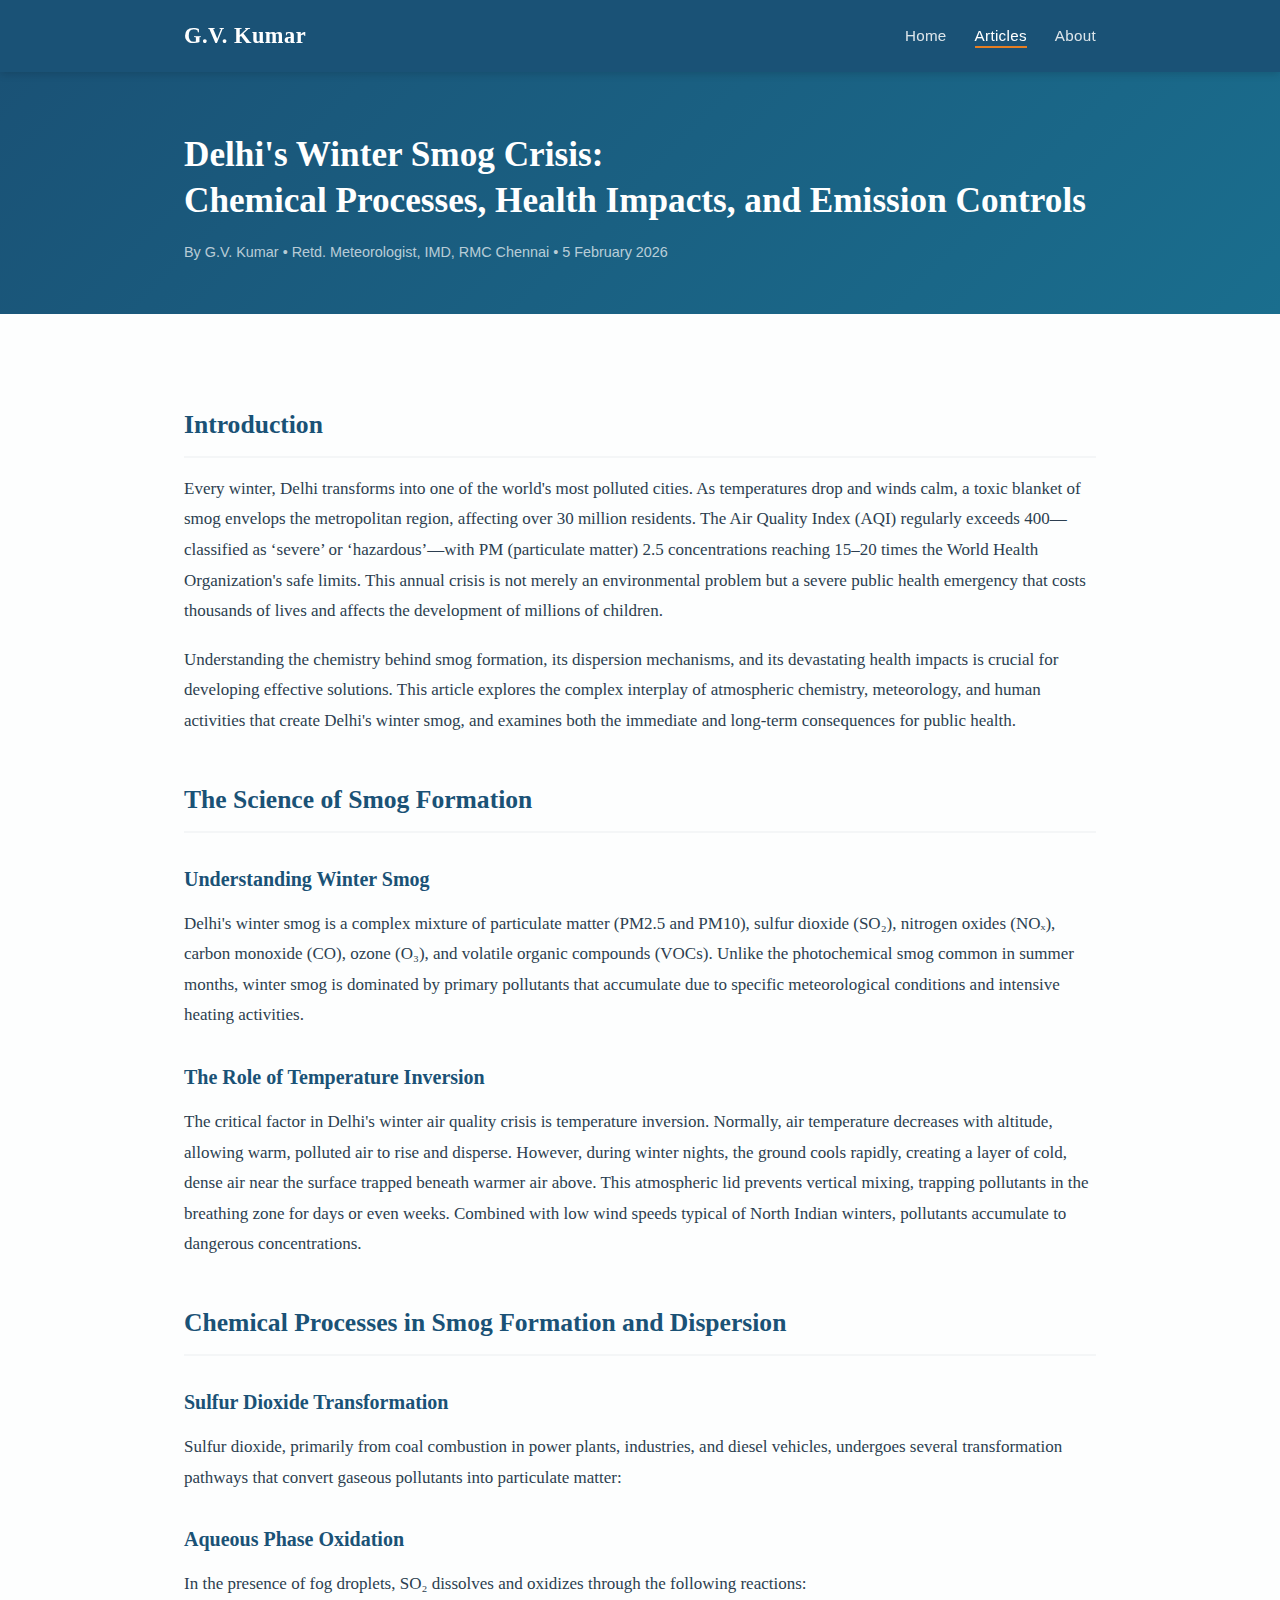
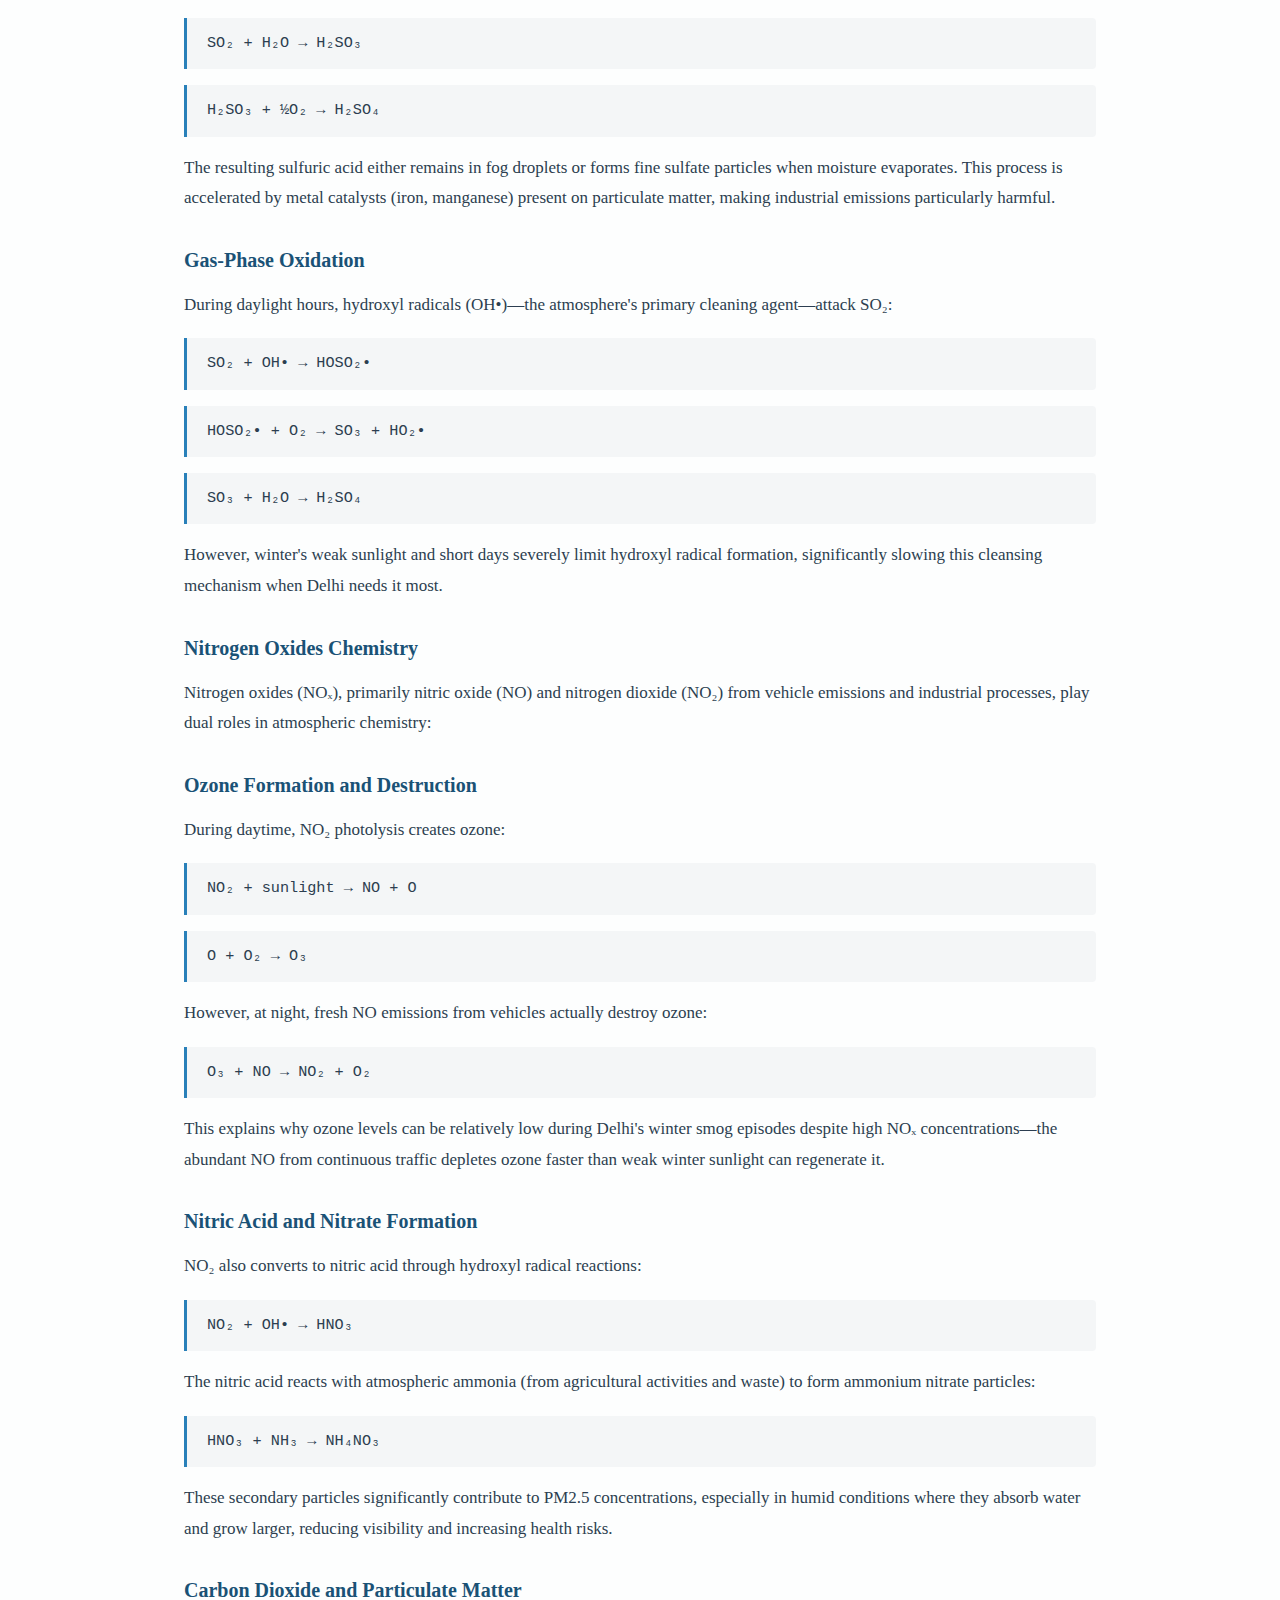
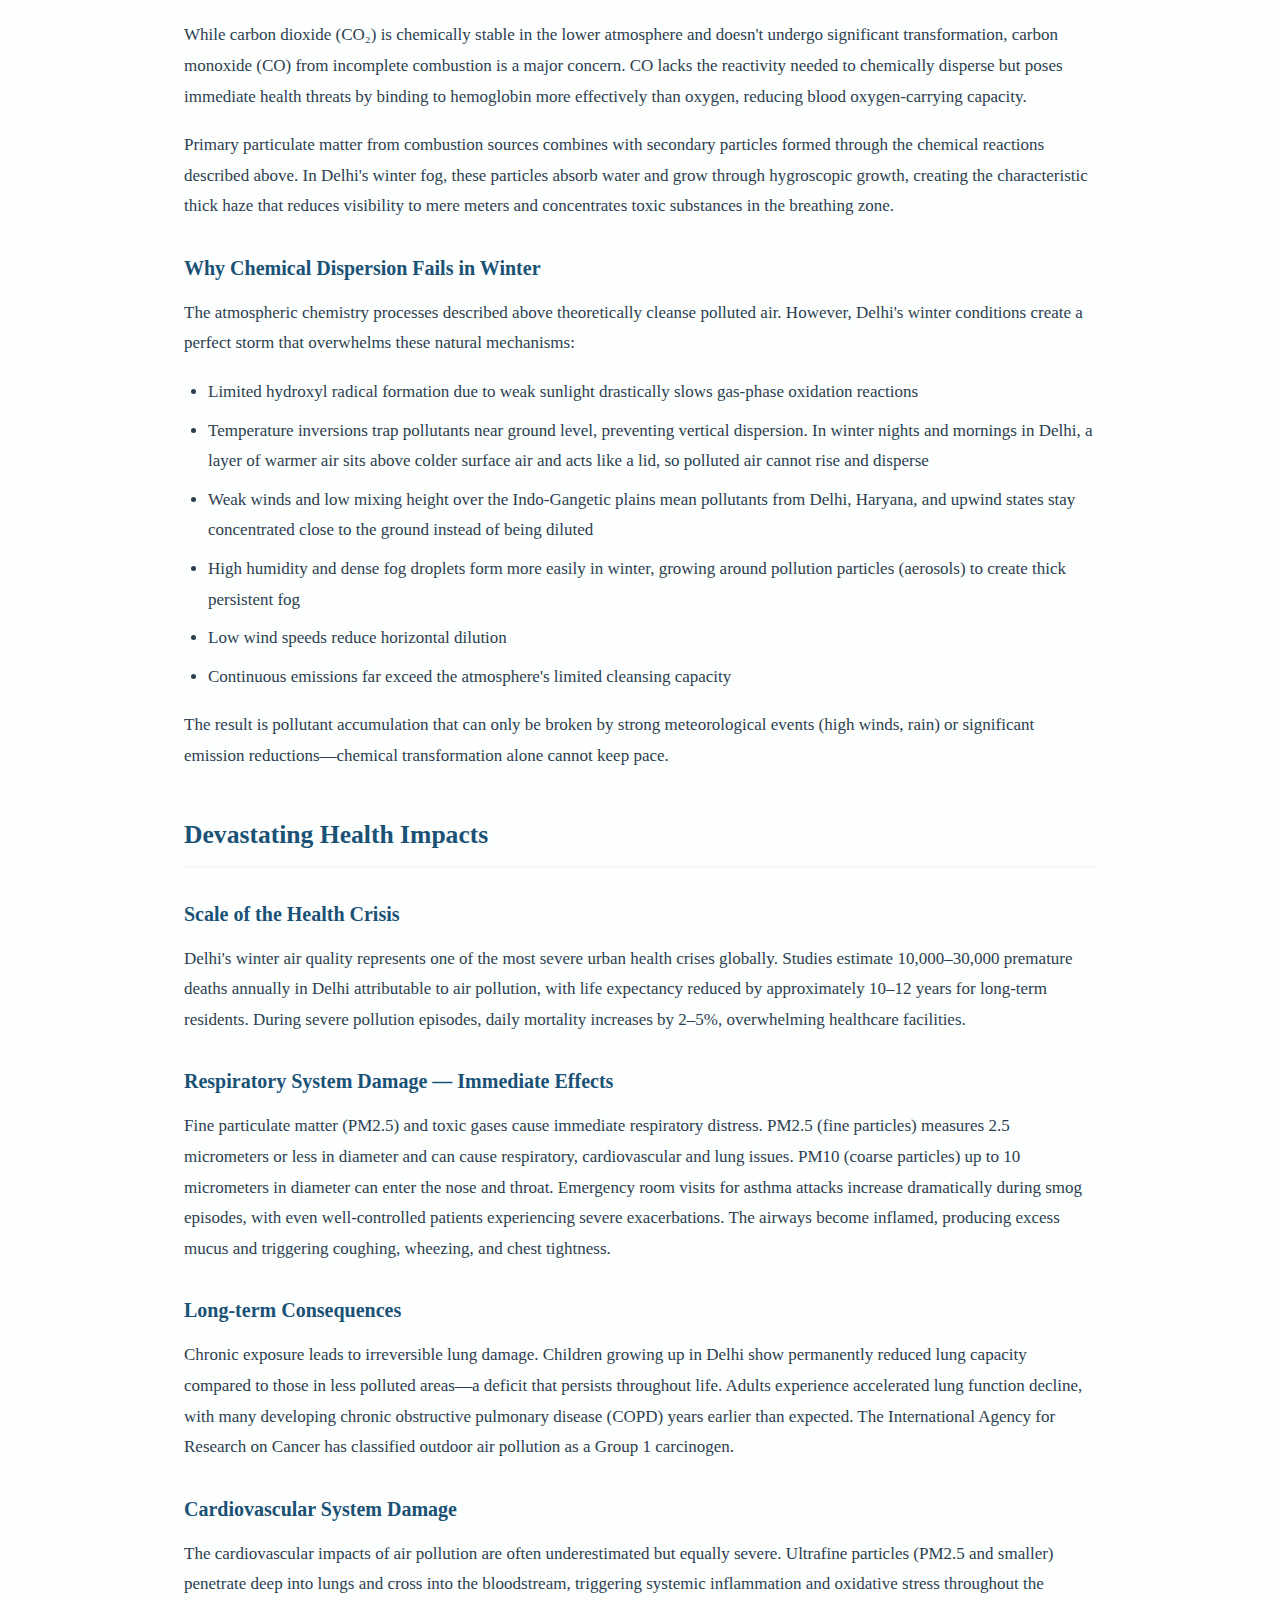
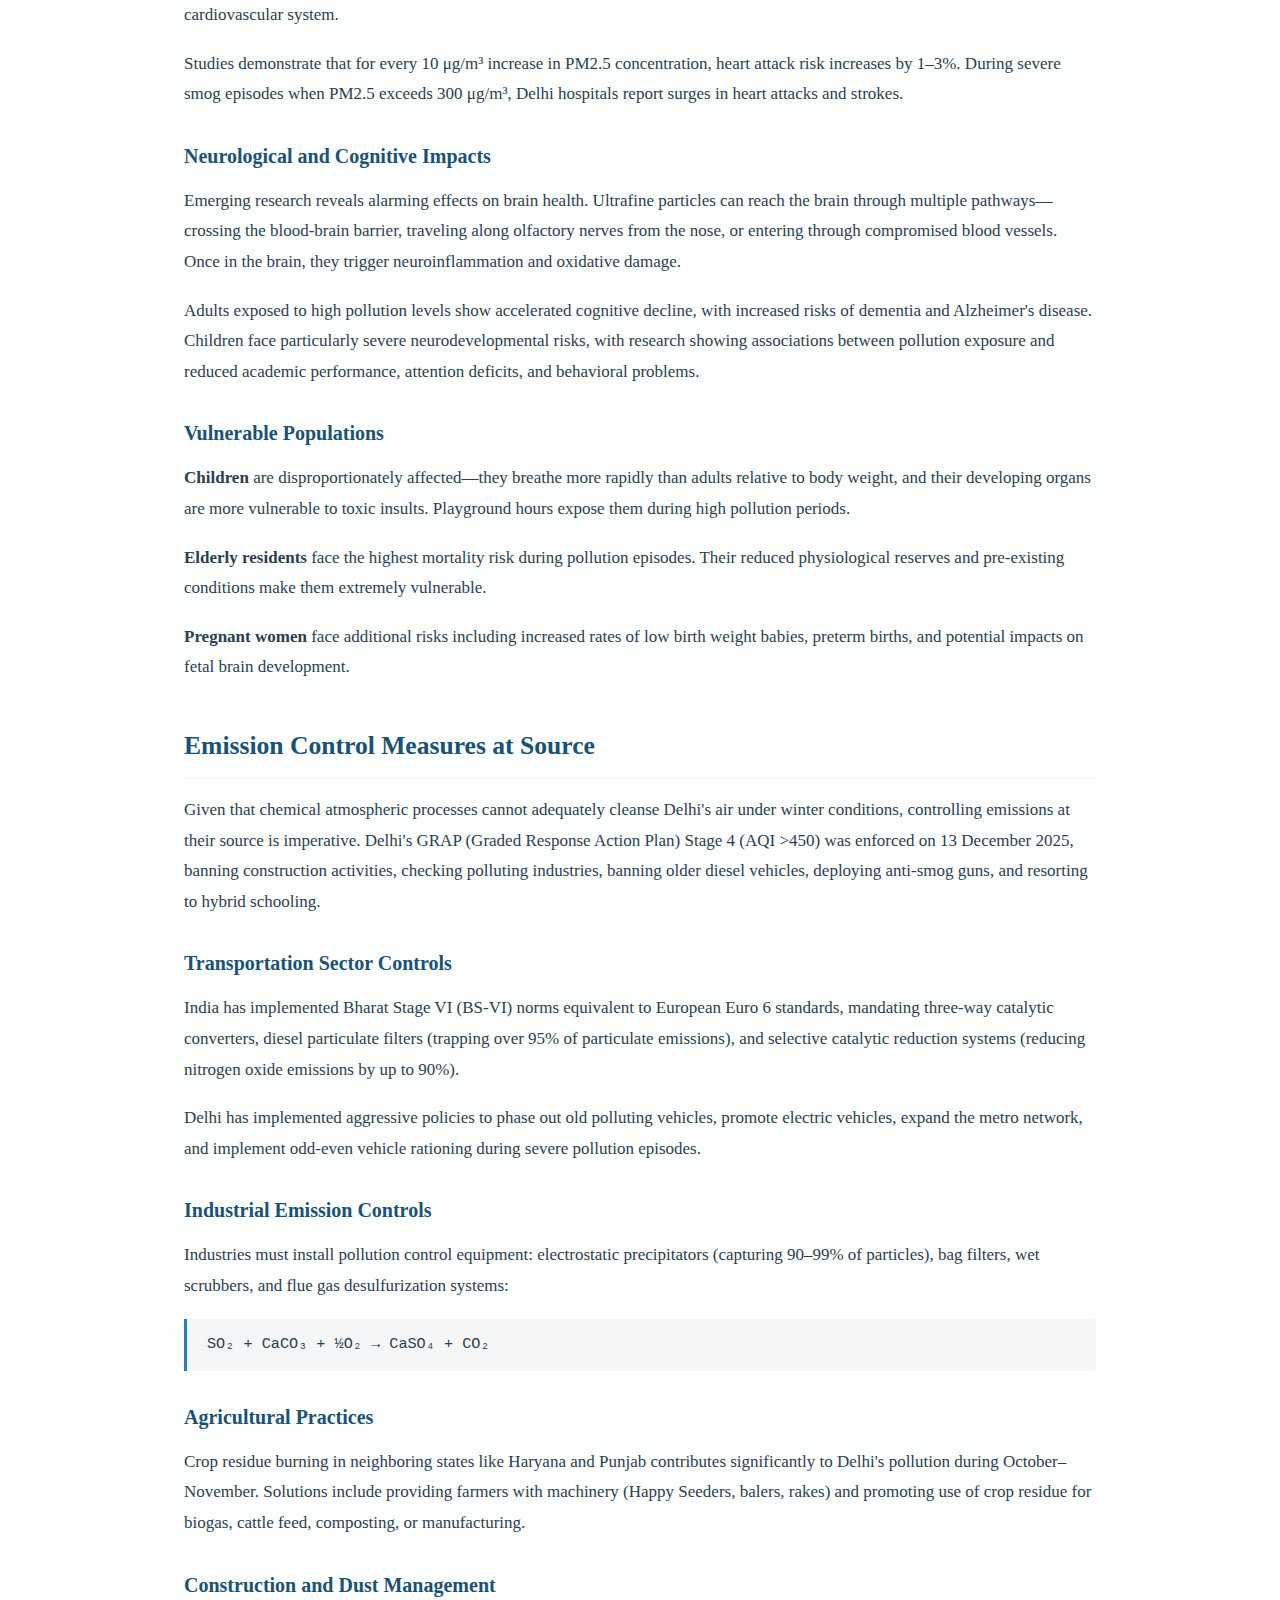
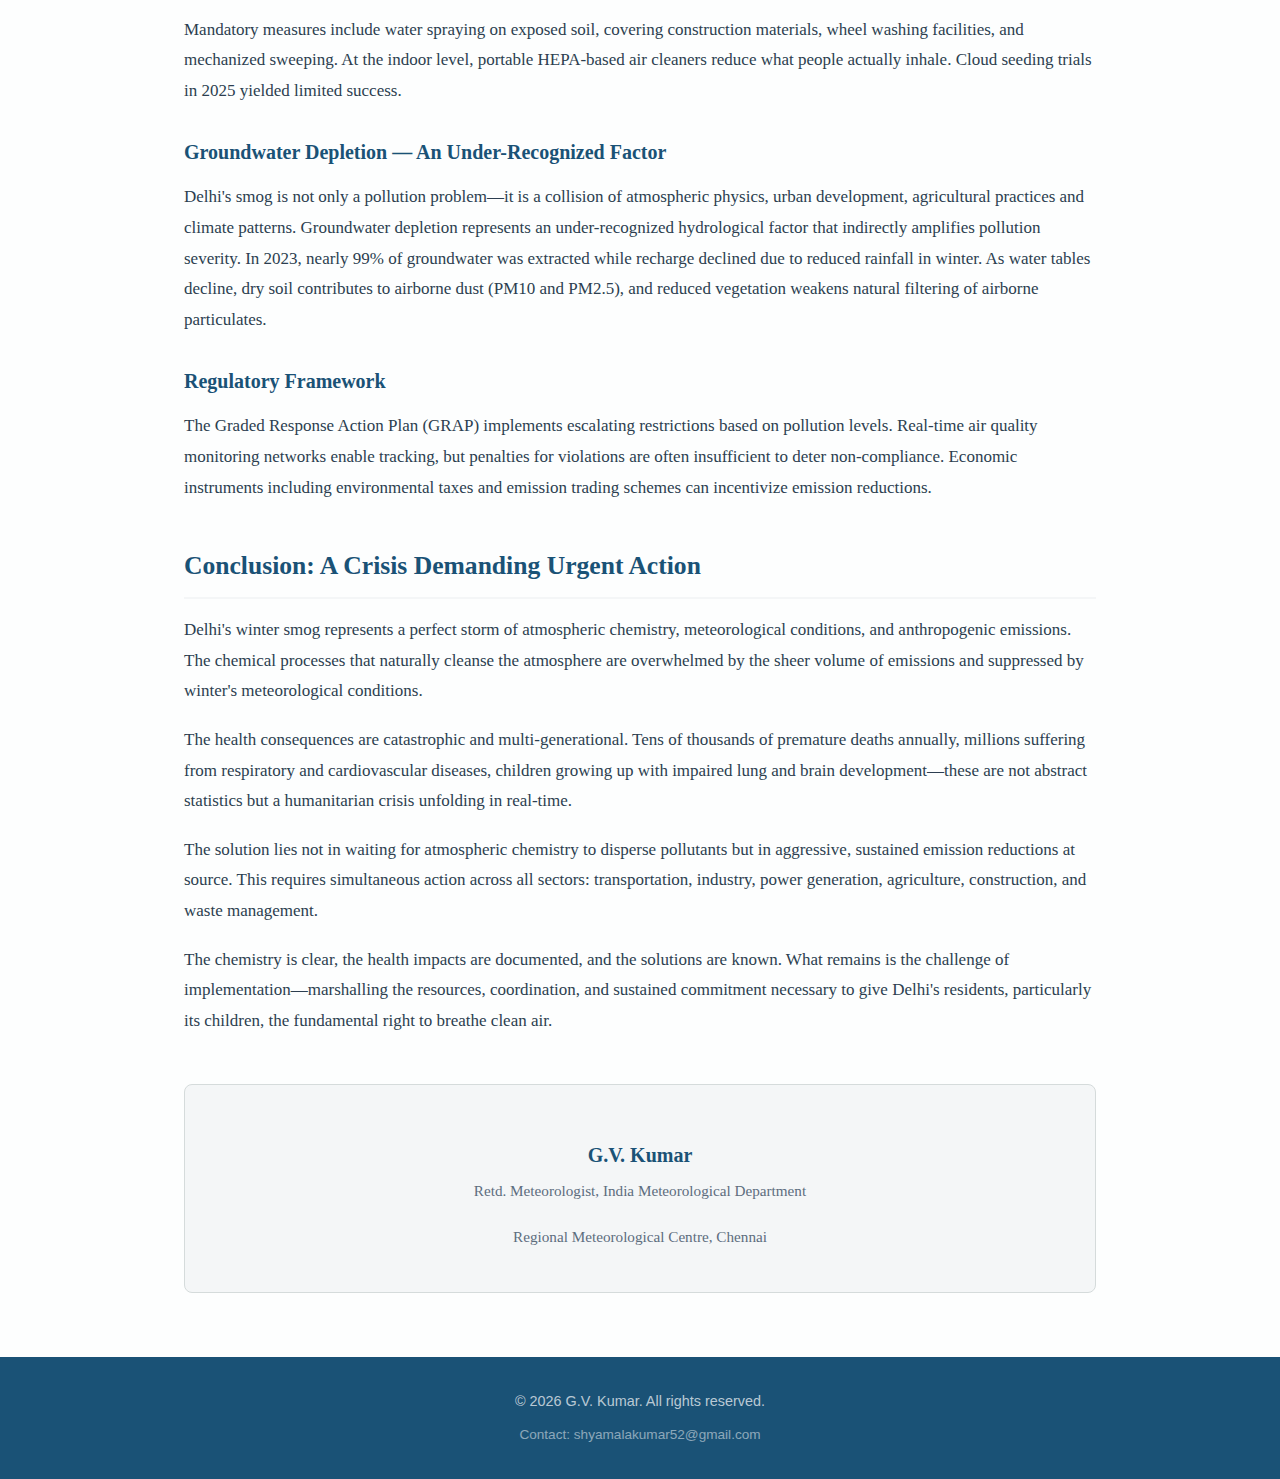
<file: delhi-smog.html>
<!DOCTYPE html>
<html lang="en">
<head>
  <meta charset="UTF-8">
  <meta name="viewport" content="width=device-width, initial-scale=1.0">
  <title>Delhi's Winter Smog Crisis - G.V. Kumar</title>
  <link rel="stylesheet" href="style.css">
</head>
<body>

  <nav class="navbar">
    <div class="container nav-content">
      <a href="index.html" class="nav-brand">G.V. Kumar</a>
      <ul class="nav-links">
        <li><a href="index.html">Home</a></li>
        <li><a href="articles.html" class="active">Articles</a></li>
        <li><a href="about.html">About</a></li>
      </ul>
    </div>
  </nav>

  <header class="article-header">
    <div class="container">
      <h1>Delhi's Winter Smog Crisis:<br>Chemical Processes, Health Impacts, and Emission Controls</h1>
      <p class="article-meta">By G.V. Kumar &bull; Retd. Meteorologist, IMD, RMC Chennai &bull; 5 February 2026</p>
    </div>
  </header>

  <article class="article-body">
    <div class="container">

      <h2>Introduction</h2>
      <p>Every winter, Delhi transforms into one of the world's most polluted cities. As temperatures drop and winds calm, a toxic blanket of smog envelops the metropolitan region, affecting over 30 million residents. The Air Quality Index (AQI) regularly exceeds 400&mdash;classified as &lsquo;severe&rsquo; or &lsquo;hazardous&rsquo;&mdash;with PM (particulate matter) 2.5 concentrations reaching 15&ndash;20 times the World Health Organization's safe limits. This annual crisis is not merely an environmental problem but a severe public health emergency that costs thousands of lives and affects the development of millions of children.</p>
      <p>Understanding the chemistry behind smog formation, its dispersion mechanisms, and its devastating health impacts is crucial for developing effective solutions. This article explores the complex interplay of atmospheric chemistry, meteorology, and human activities that create Delhi's winter smog, and examines both the immediate and long-term consequences for public health.</p>

      <h2>The Science of Smog Formation</h2>

      <h3>Understanding Winter Smog</h3>
      <p>Delhi's winter smog is a complex mixture of particulate matter (PM2.5 and PM10), sulfur dioxide (SO&#8322;), nitrogen oxides (NO&#8339;), carbon monoxide (CO), ozone (O&#8323;), and volatile organic compounds (VOCs). Unlike the photochemical smog common in summer months, winter smog is dominated by primary pollutants that accumulate due to specific meteorological conditions and intensive heating activities.</p>

      <h3>The Role of Temperature Inversion</h3>
      <p>The critical factor in Delhi's winter air quality crisis is temperature inversion. Normally, air temperature decreases with altitude, allowing warm, polluted air to rise and disperse. However, during winter nights, the ground cools rapidly, creating a layer of cold, dense air near the surface trapped beneath warmer air above. This atmospheric lid prevents vertical mixing, trapping pollutants in the breathing zone for days or even weeks. Combined with low wind speeds typical of North Indian winters, pollutants accumulate to dangerous concentrations.</p>

      <h2>Chemical Processes in Smog Formation and Dispersion</h2>

      <h3>Sulfur Dioxide Transformation</h3>
      <p>Sulfur dioxide, primarily from coal combustion in power plants, industries, and diesel vehicles, undergoes several transformation pathways that convert gaseous pollutants into particulate matter:</p>

      <h3>Aqueous Phase Oxidation</h3>
      <p>In the presence of fog droplets, SO&#8322; dissolves and oxidizes through the following reactions:</p>
      <div class="formula">SO&#8322; + H&#8322;O &rarr; H&#8322;SO&#8323;</div>
      <div class="formula">H&#8322;SO&#8323; + &frac12;O&#8322; &rarr; H&#8322;SO&#8324;</div>
      <p>The resulting sulfuric acid either remains in fog droplets or forms fine sulfate particles when moisture evaporates. This process is accelerated by metal catalysts (iron, manganese) present on particulate matter, making industrial emissions particularly harmful.</p>

      <h3>Gas-Phase Oxidation</h3>
      <p>During daylight hours, hydroxyl radicals (OH&bull;)&mdash;the atmosphere's primary cleaning agent&mdash;attack SO&#8322;:</p>
      <div class="formula">SO&#8322; + OH&bull; &rarr; HOSO&#8322;&bull;</div>
      <div class="formula">HOSO&#8322;&bull; + O&#8322; &rarr; SO&#8323; + HO&#8322;&bull;</div>
      <div class="formula">SO&#8323; + H&#8322;O &rarr; H&#8322;SO&#8324;</div>
      <p>However, winter's weak sunlight and short days severely limit hydroxyl radical formation, significantly slowing this cleansing mechanism when Delhi needs it most.</p>

      <h3>Nitrogen Oxides Chemistry</h3>
      <p>Nitrogen oxides (NO&#8339;), primarily nitric oxide (NO) and nitrogen dioxide (NO&#8322;) from vehicle emissions and industrial processes, play dual roles in atmospheric chemistry:</p>

      <h3>Ozone Formation and Destruction</h3>
      <p>During daytime, NO&#8322; photolysis creates ozone:</p>
      <div class="formula">NO&#8322; + sunlight &rarr; NO + O</div>
      <div class="formula">O + O&#8322; &rarr; O&#8323;</div>
      <p>However, at night, fresh NO emissions from vehicles actually destroy ozone:</p>
      <div class="formula">O&#8323; + NO &rarr; NO&#8322; + O&#8322;</div>
      <p>This explains why ozone levels can be relatively low during Delhi's winter smog episodes despite high NO&#8339; concentrations&mdash;the abundant NO from continuous traffic depletes ozone faster than weak winter sunlight can regenerate it.</p>

      <h3>Nitric Acid and Nitrate Formation</h3>
      <p>NO&#8322; also converts to nitric acid through hydroxyl radical reactions:</p>
      <div class="formula">NO&#8322; + OH&bull; &rarr; HNO&#8323;</div>
      <p>The nitric acid reacts with atmospheric ammonia (from agricultural activities and waste) to form ammonium nitrate particles:</p>
      <div class="formula">HNO&#8323; + NH&#8323; &rarr; NH&#8324;NO&#8323;</div>
      <p>These secondary particles significantly contribute to PM2.5 concentrations, especially in humid conditions where they absorb water and grow larger, reducing visibility and increasing health risks.</p>

      <h3>Carbon Dioxide and Particulate Matter</h3>
      <p>While carbon dioxide (CO&#8322;) is chemically stable in the lower atmosphere and doesn't undergo significant transformation, carbon monoxide (CO) from incomplete combustion is a major concern. CO lacks the reactivity needed to chemically disperse but poses immediate health threats by binding to hemoglobin more effectively than oxygen, reducing blood oxygen-carrying capacity.</p>
      <p>Primary particulate matter from combustion sources combines with secondary particles formed through the chemical reactions described above. In Delhi's winter fog, these particles absorb water and grow through hygroscopic growth, creating the characteristic thick haze that reduces visibility to mere meters and concentrates toxic substances in the breathing zone.</p>

      <h3>Why Chemical Dispersion Fails in Winter</h3>
      <p>The atmospheric chemistry processes described above theoretically cleanse polluted air. However, Delhi's winter conditions create a perfect storm that overwhelms these natural mechanisms:</p>
      <ul>
        <li>Limited hydroxyl radical formation due to weak sunlight drastically slows gas-phase oxidation reactions</li>
        <li>Temperature inversions trap pollutants near ground level, preventing vertical dispersion. In winter nights and mornings in Delhi, a layer of warmer air sits above colder surface air and acts like a lid, so polluted air cannot rise and disperse</li>
        <li>Weak winds and low mixing height over the Indo-Gangetic plains mean pollutants from Delhi, Haryana, and upwind states stay concentrated close to the ground instead of being diluted</li>
        <li>High humidity and dense fog droplets form more easily in winter, growing around pollution particles (aerosols) to create thick persistent fog</li>
        <li>Low wind speeds reduce horizontal dilution</li>
        <li>Continuous emissions far exceed the atmosphere's limited cleansing capacity</li>
      </ul>
      <p>The result is pollutant accumulation that can only be broken by strong meteorological events (high winds, rain) or significant emission reductions&mdash;chemical transformation alone cannot keep pace.</p>

      <h2>Devastating Health Impacts</h2>

      <h3>Scale of the Health Crisis</h3>
      <p>Delhi's winter air quality represents one of the most severe urban health crises globally. Studies estimate 10,000&ndash;30,000 premature deaths annually in Delhi attributable to air pollution, with life expectancy reduced by approximately 10&ndash;12 years for long-term residents. During severe pollution episodes, daily mortality increases by 2&ndash;5%, overwhelming healthcare facilities.</p>

      <h3>Respiratory System Damage &mdash; Immediate Effects</h3>
      <p>Fine particulate matter (PM2.5) and toxic gases cause immediate respiratory distress. PM2.5 (fine particles) measures 2.5 micrometers or less in diameter and can cause respiratory, cardiovascular and lung issues. PM10 (coarse particles) up to 10 micrometers in diameter can enter the nose and throat. Emergency room visits for asthma attacks increase dramatically during smog episodes, with even well-controlled patients experiencing severe exacerbations. The airways become inflamed, producing excess mucus and triggering coughing, wheezing, and chest tightness.</p>

      <h3>Long-term Consequences</h3>
      <p>Chronic exposure leads to irreversible lung damage. Children growing up in Delhi show permanently reduced lung capacity compared to those in less polluted areas&mdash;a deficit that persists throughout life. Adults experience accelerated lung function decline, with many developing chronic obstructive pulmonary disease (COPD) years earlier than expected. The International Agency for Research on Cancer has classified outdoor air pollution as a Group 1 carcinogen.</p>

      <h3>Cardiovascular System Damage</h3>
      <p>The cardiovascular impacts of air pollution are often underestimated but equally severe. Ultrafine particles (PM2.5 and smaller) penetrate deep into lungs and cross into the bloodstream, triggering systemic inflammation and oxidative stress throughout the cardiovascular system.</p>
      <p>Studies demonstrate that for every 10 &mu;g/m&sup3; increase in PM2.5 concentration, heart attack risk increases by 1&ndash;3%. During severe smog episodes when PM2.5 exceeds 300 &mu;g/m&sup3;, Delhi hospitals report surges in heart attacks and strokes.</p>

      <h3>Neurological and Cognitive Impacts</h3>
      <p>Emerging research reveals alarming effects on brain health. Ultrafine particles can reach the brain through multiple pathways&mdash;crossing the blood-brain barrier, traveling along olfactory nerves from the nose, or entering through compromised blood vessels. Once in the brain, they trigger neuroinflammation and oxidative damage.</p>
      <p>Adults exposed to high pollution levels show accelerated cognitive decline, with increased risks of dementia and Alzheimer's disease. Children face particularly severe neurodevelopmental risks, with research showing associations between pollution exposure and reduced academic performance, attention deficits, and behavioral problems.</p>

      <h3>Vulnerable Populations</h3>
      <p><strong>Children</strong> are disproportionately affected&mdash;they breathe more rapidly than adults relative to body weight, and their developing organs are more vulnerable to toxic insults. Playground hours expose them during high pollution periods.</p>
      <p><strong>Elderly residents</strong> face the highest mortality risk during pollution episodes. Their reduced physiological reserves and pre-existing conditions make them extremely vulnerable.</p>
      <p><strong>Pregnant women</strong> face additional risks including increased rates of low birth weight babies, preterm births, and potential impacts on fetal brain development.</p>

      <h2>Emission Control Measures at Source</h2>
      <p>Given that chemical atmospheric processes cannot adequately cleanse Delhi's air under winter conditions, controlling emissions at their source is imperative. Delhi's GRAP (Graded Response Action Plan) Stage 4 (AQI &gt;450) was enforced on 13 December 2025, banning construction activities, checking polluting industries, banning older diesel vehicles, deploying anti-smog guns, and resorting to hybrid schooling.</p>

      <h3>Transportation Sector Controls</h3>
      <p>India has implemented Bharat Stage VI (BS-VI) norms equivalent to European Euro 6 standards, mandating three-way catalytic converters, diesel particulate filters (trapping over 95% of particulate emissions), and selective catalytic reduction systems (reducing nitrogen oxide emissions by up to 90%).</p>
      <p>Delhi has implemented aggressive policies to phase out old polluting vehicles, promote electric vehicles, expand the metro network, and implement odd-even vehicle rationing during severe pollution episodes.</p>

      <h3>Industrial Emission Controls</h3>
      <p>Industries must install pollution control equipment: electrostatic precipitators (capturing 90&ndash;99% of particles), bag filters, wet scrubbers, and flue gas desulfurization systems:</p>
      <div class="formula">SO&#8322; + CaCO&#8323; + &frac12;O&#8322; &rarr; CaSO&#8324; + CO&#8322;</div>

      <h3>Agricultural Practices</h3>
      <p>Crop residue burning in neighboring states like Haryana and Punjab contributes significantly to Delhi's pollution during October&ndash;November. Solutions include providing farmers with machinery (Happy Seeders, balers, rakes) and promoting use of crop residue for biogas, cattle feed, composting, or manufacturing.</p>

      <h3>Construction and Dust Management</h3>
      <p>Mandatory measures include water spraying on exposed soil, covering construction materials, wheel washing facilities, and mechanized sweeping. At the indoor level, portable HEPA-based air cleaners reduce what people actually inhale. Cloud seeding trials in 2025 yielded limited success.</p>

      <h3>Groundwater Depletion &mdash; An Under-Recognized Factor</h3>
      <p>Delhi's smog is not only a pollution problem&mdash;it is a collision of atmospheric physics, urban development, agricultural practices and climate patterns. Groundwater depletion represents an under-recognized hydrological factor that indirectly amplifies pollution severity. In 2023, nearly 99% of groundwater was extracted while recharge declined due to reduced rainfall in winter. As water tables decline, dry soil contributes to airborne dust (PM10 and PM2.5), and reduced vegetation weakens natural filtering of airborne particulates.</p>

      <h3>Regulatory Framework</h3>
      <p>The Graded Response Action Plan (GRAP) implements escalating restrictions based on pollution levels. Real-time air quality monitoring networks enable tracking, but penalties for violations are often insufficient to deter non-compliance. Economic instruments including environmental taxes and emission trading schemes can incentivize emission reductions.</p>

      <h2>Conclusion: A Crisis Demanding Urgent Action</h2>
      <p>Delhi's winter smog represents a perfect storm of atmospheric chemistry, meteorological conditions, and anthropogenic emissions. The chemical processes that naturally cleanse the atmosphere are overwhelmed by the sheer volume of emissions and suppressed by winter's meteorological conditions.</p>
      <p>The health consequences are catastrophic and multi-generational. Tens of thousands of premature deaths annually, millions suffering from respiratory and cardiovascular diseases, children growing up with impaired lung and brain development&mdash;these are not abstract statistics but a humanitarian crisis unfolding in real-time.</p>
      <p>The solution lies not in waiting for atmospheric chemistry to disperse pollutants but in aggressive, sustained emission reductions at source. This requires simultaneous action across all sectors: transportation, industry, power generation, agriculture, construction, and waste management.</p>
      <p>The chemistry is clear, the health impacts are documented, and the solutions are known. What remains is the challenge of implementation&mdash;marshalling the resources, coordination, and sustained commitment necessary to give Delhi's residents, particularly its children, the fundamental right to breathe clean air.</p>

      <div class="author-box">
        <h3>G.V. Kumar</h3>
        <p>Retd. Meteorologist, India Meteorological Department</p>
        <p>Regional Meteorological Centre, Chennai</p>
      </div>

    </div>
  </article>

  <footer class="footer">
    <div class="container">
      <p>&copy; 2026 G.V. Kumar. All rights reserved.</p>
      <p class="footer-contact">Contact: shyamalakumar52@gmail.com</p>
    </div>
  </footer>

</body>
</html>
</file>
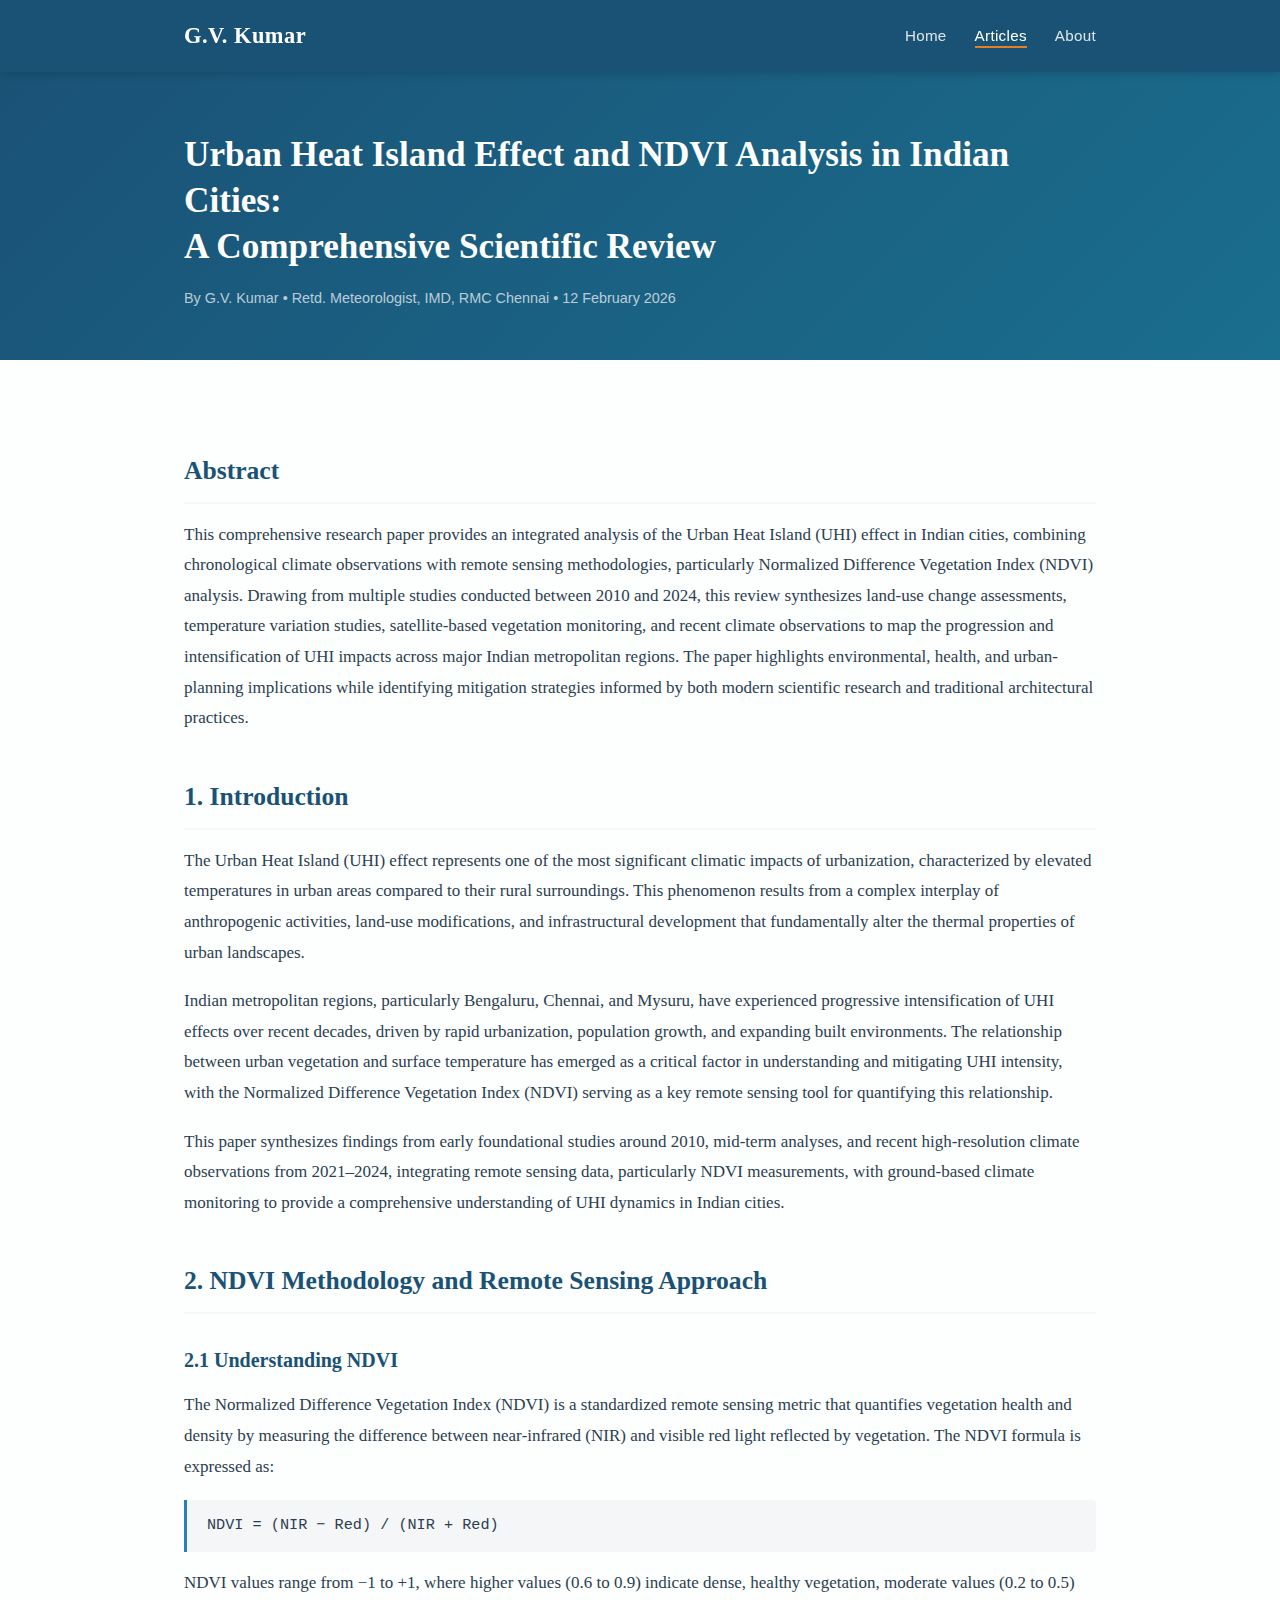
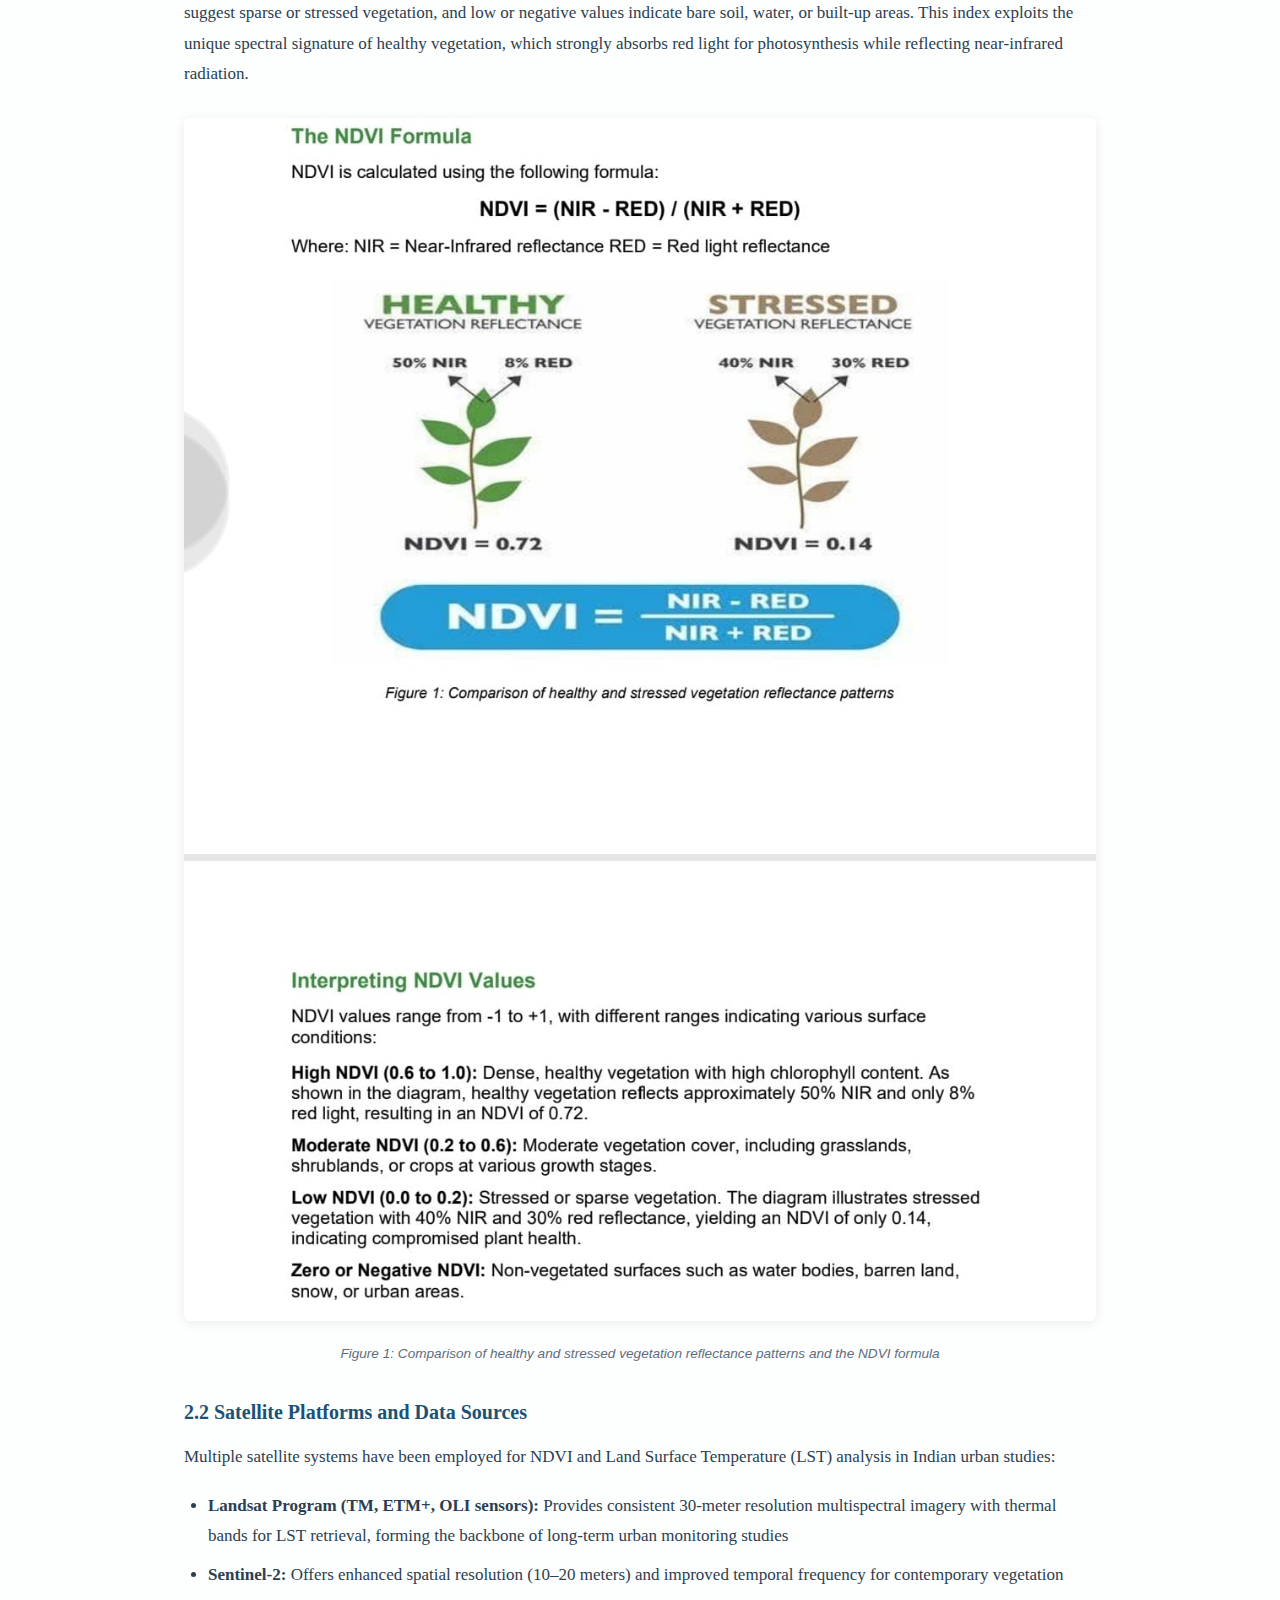
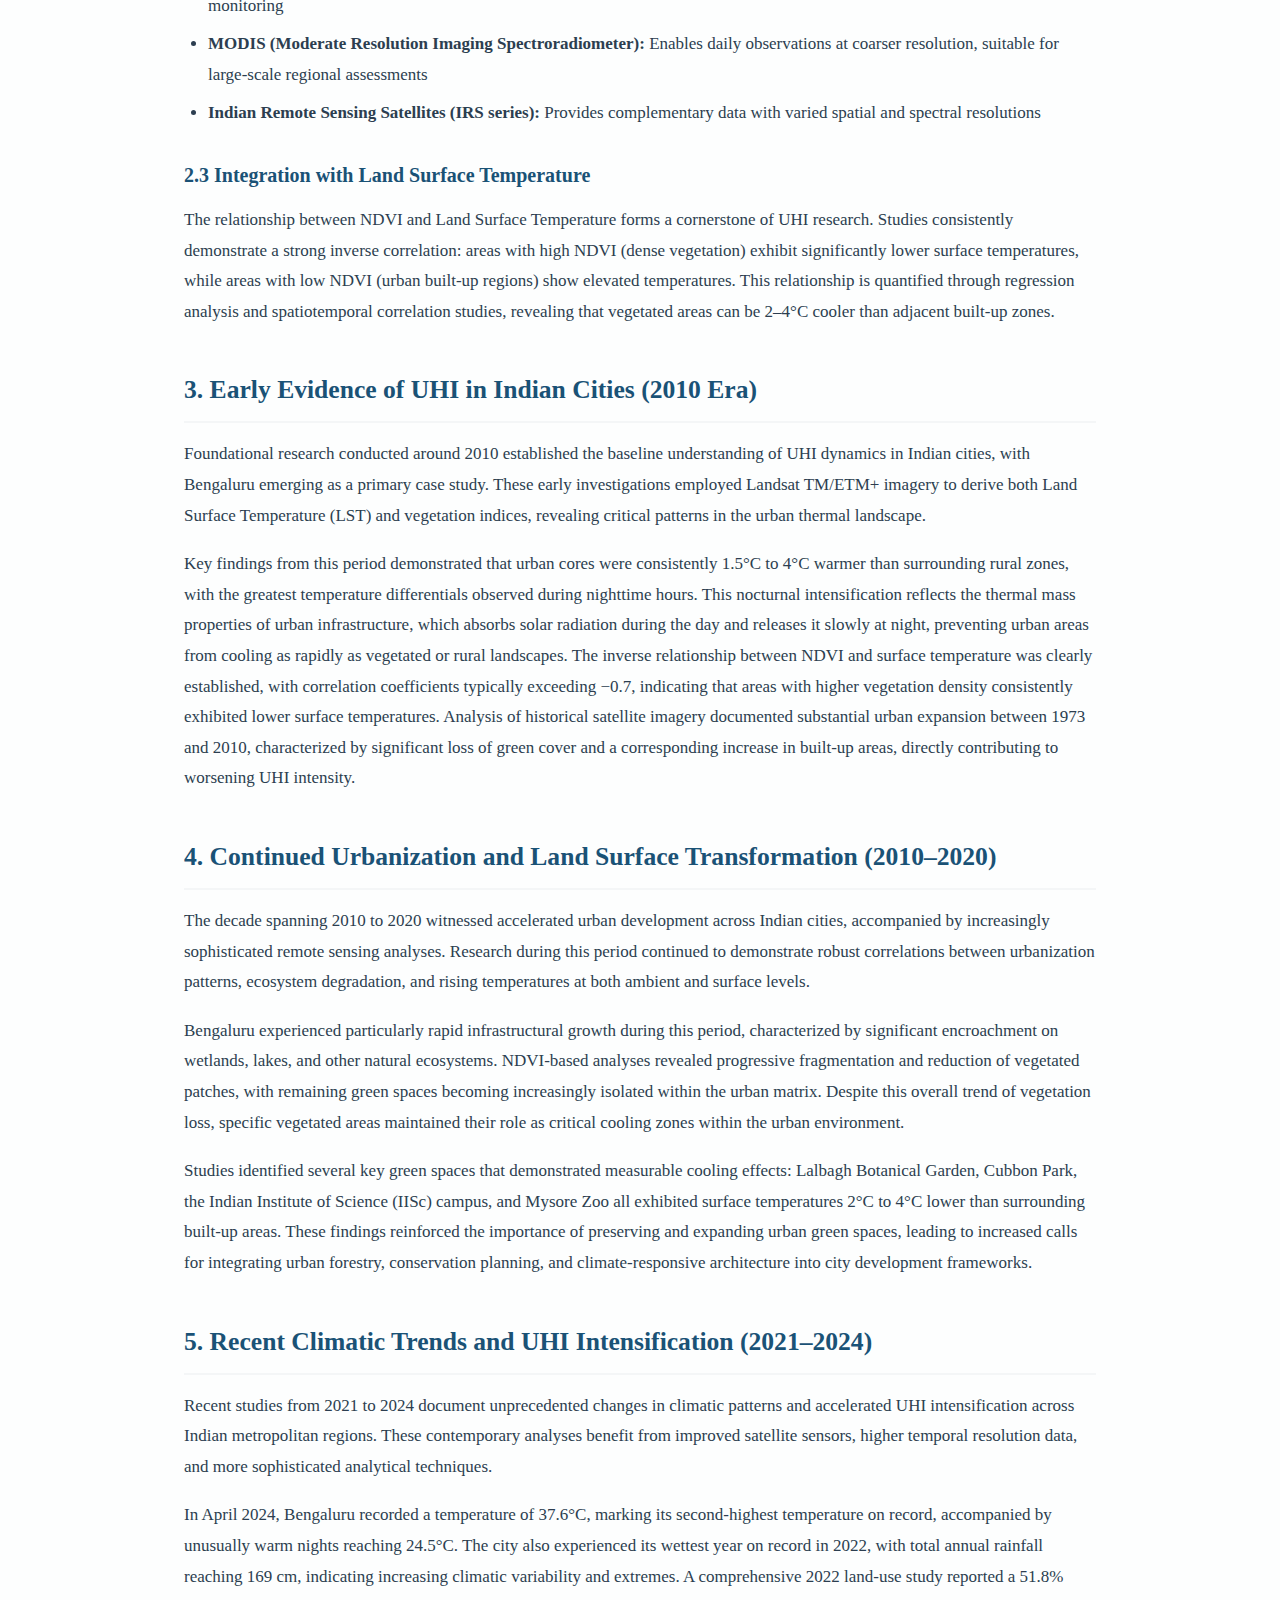
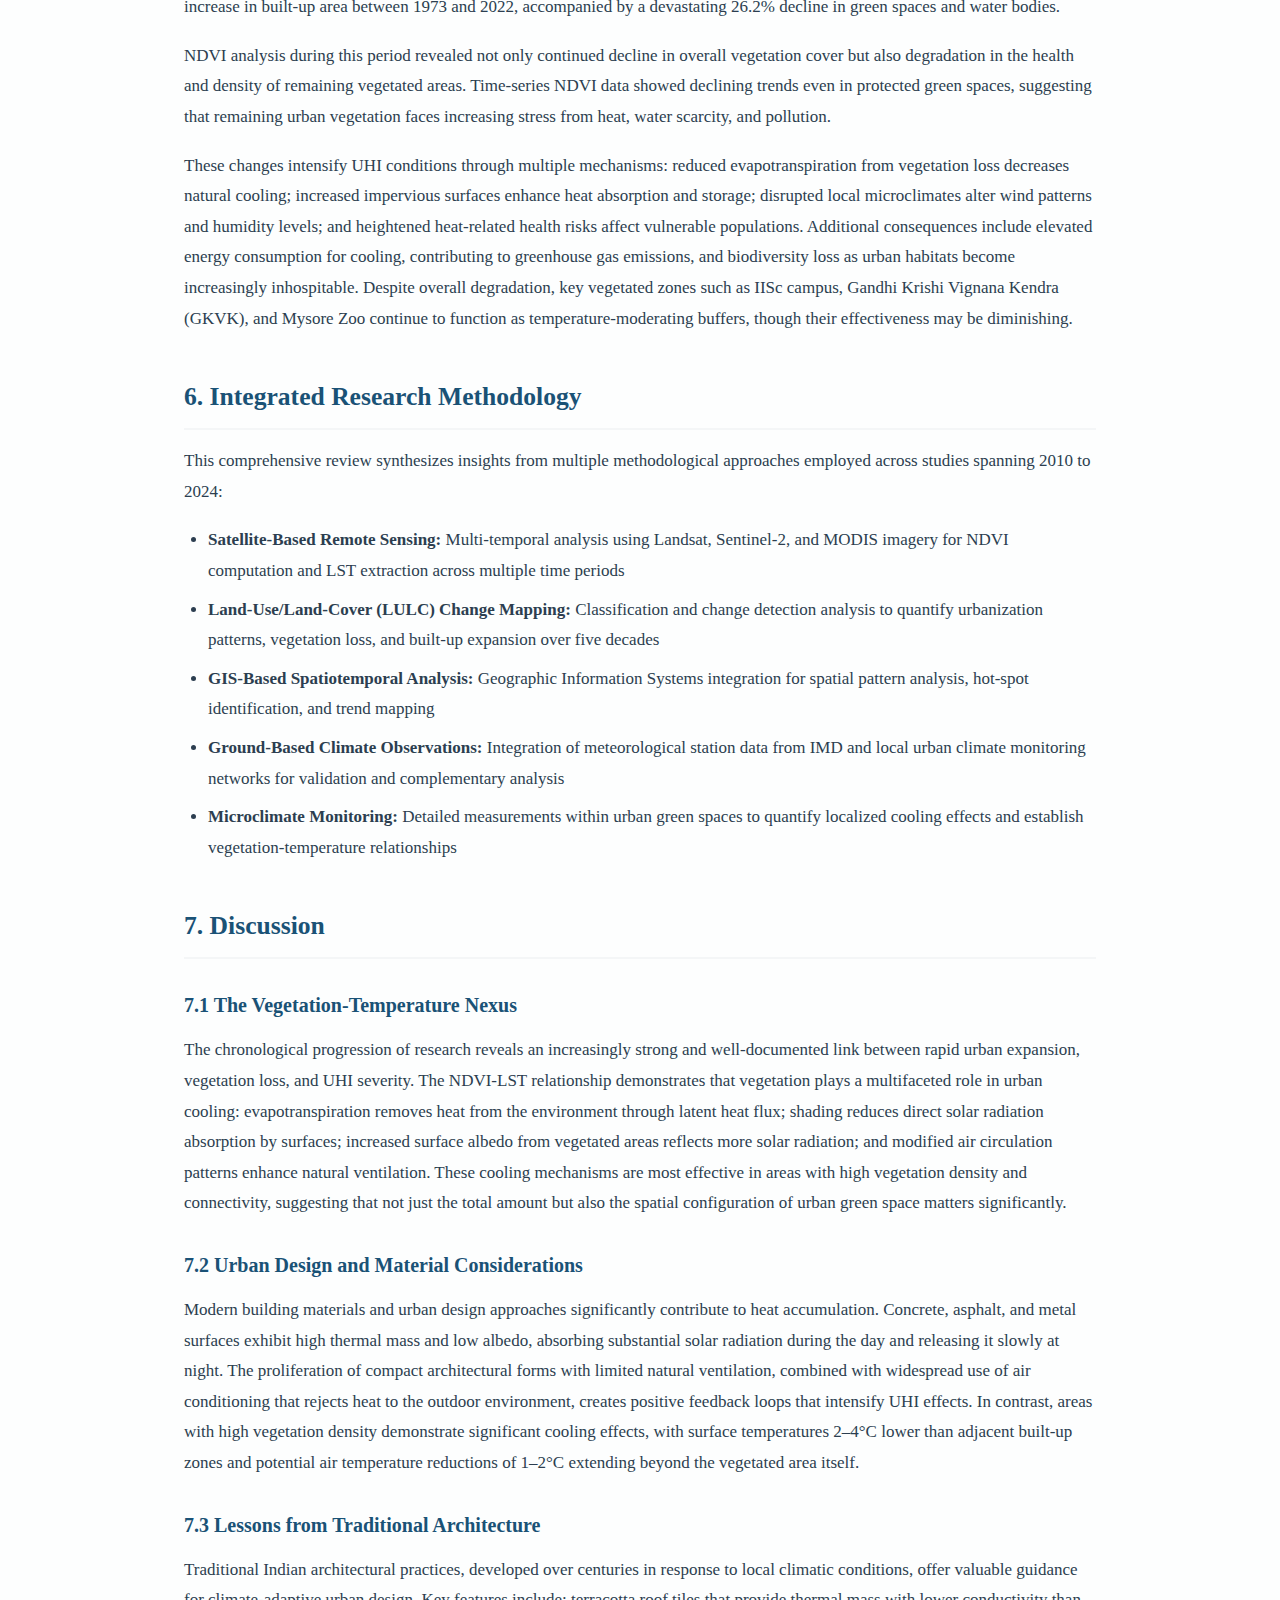
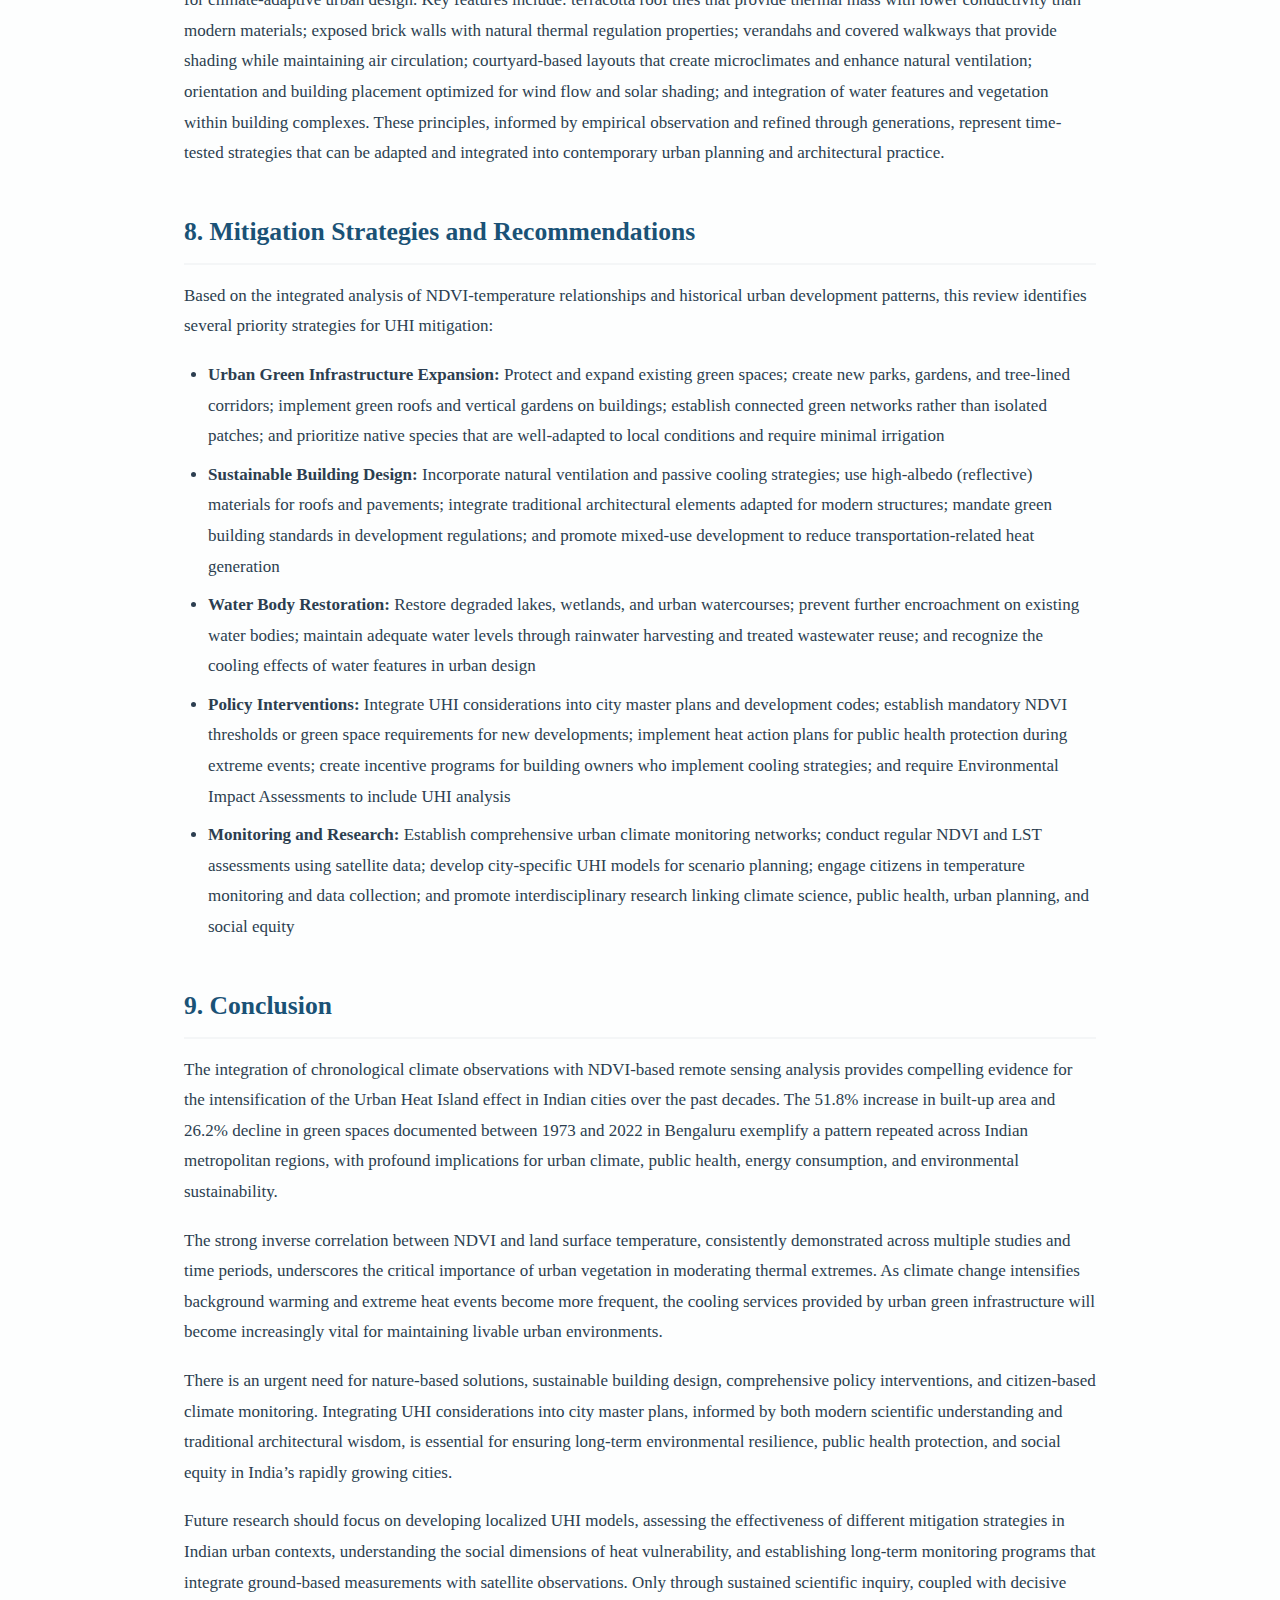
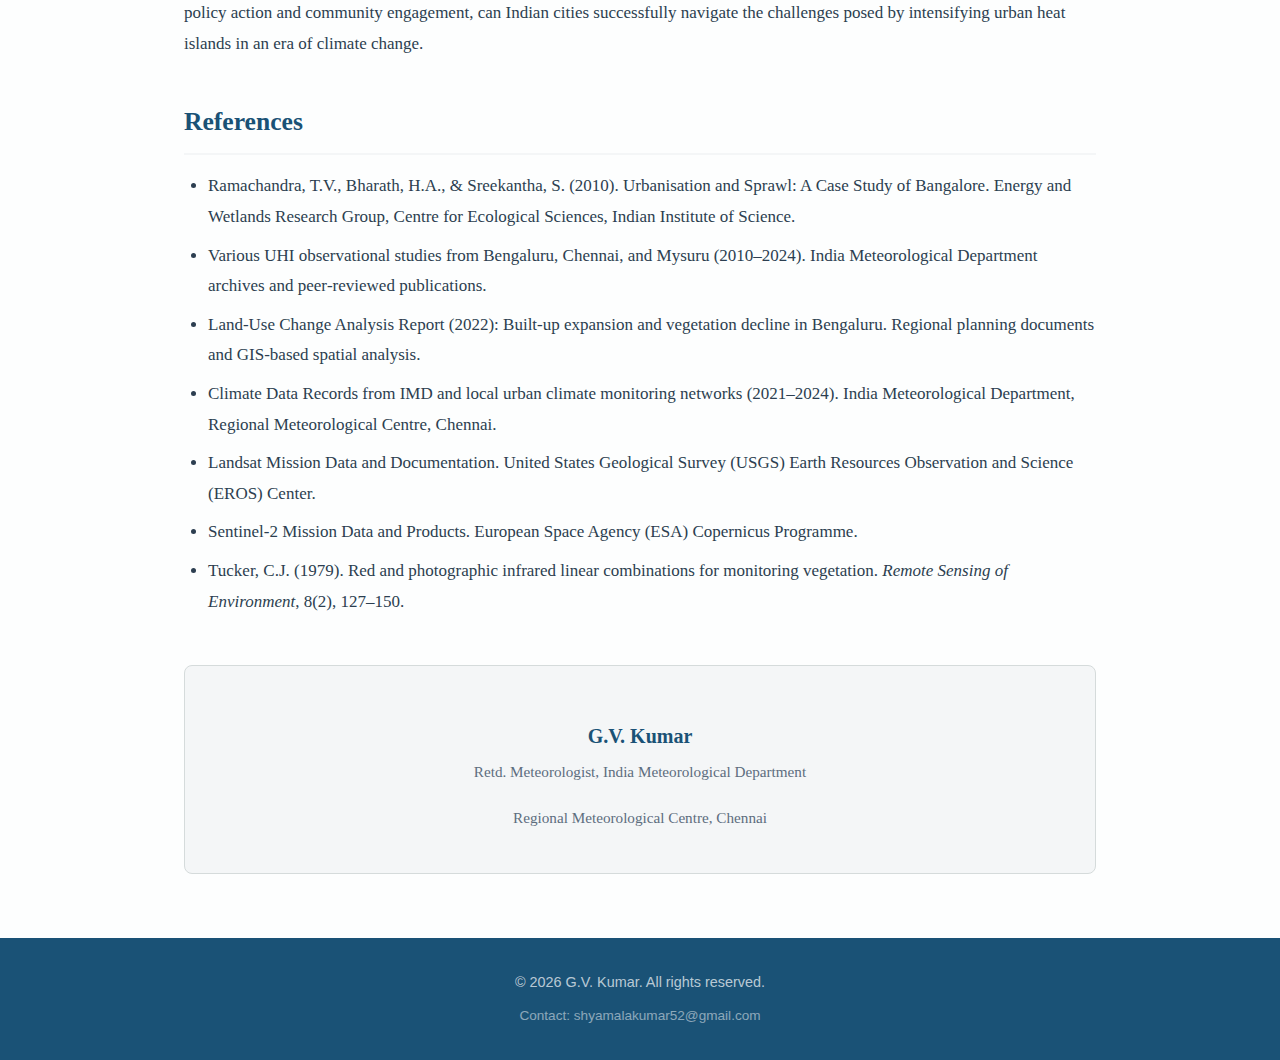
<file: urban-heat-island.html>
<!DOCTYPE html>
<html lang="en">
<head>
  <meta charset="UTF-8">
  <meta name="viewport" content="width=device-width, initial-scale=1.0">
  <title>Urban Heat Island Effect and NDVI Analysis in Indian Cities - G.V. Kumar</title>
  <link rel="stylesheet" href="style.css">
</head>
<body>

  <nav class="navbar">
    <div class="container nav-content">
      <a href="index.html" class="nav-brand">G.V. Kumar</a>
      <ul class="nav-links">
        <li><a href="index.html">Home</a></li>
        <li><a href="articles.html" class="active">Articles</a></li>
        <li><a href="about.html">About</a></li>
      </ul>
    </div>
  </nav>

  <header class="article-header">
    <div class="container">
      <h1>Urban Heat Island Effect and NDVI Analysis in Indian Cities:<br>A Comprehensive Scientific Review</h1>
      <p class="article-meta">By G.V. Kumar &bull; Retd. Meteorologist, IMD, RMC Chennai &bull; 12 February 2026</p>
    </div>
  </header>

  <article class="article-body">
    <div class="container">

      <h2>Abstract</h2>
      <p>This comprehensive research paper provides an integrated analysis of the Urban Heat Island (UHI) effect in Indian cities, combining chronological climate observations with remote sensing methodologies, particularly Normalized Difference Vegetation Index (NDVI) analysis. Drawing from multiple studies conducted between 2010 and 2024, this review synthesizes land&hyphen;use change assessments, temperature variation studies, satellite&hyphen;based vegetation monitoring, and recent climate observations to map the progression and intensification of UHI impacts across major Indian metropolitan regions. The paper highlights environmental, health, and urban&hyphen;planning implications while identifying mitigation strategies informed by both modern scientific research and traditional architectural practices.</p>

      <h2>1. Introduction</h2>
      <p>The Urban Heat Island (UHI) effect represents one of the most significant climatic impacts of urbanization, characterized by elevated temperatures in urban areas compared to their rural surroundings. This phenomenon results from a complex interplay of anthropogenic activities, land&hyphen;use modifications, and infrastructural development that fundamentally alter the thermal properties of urban landscapes.</p>
      <p>Indian metropolitan regions, particularly Bengaluru, Chennai, and Mysuru, have experienced progressive intensification of UHI effects over recent decades, driven by rapid urbanization, population growth, and expanding built environments. The relationship between urban vegetation and surface temperature has emerged as a critical factor in understanding and mitigating UHI intensity, with the Normalized Difference Vegetation Index (NDVI) serving as a key remote sensing tool for quantifying this relationship.</p>
      <p>This paper synthesizes findings from early foundational studies around 2010, mid&hyphen;term analyses, and recent high&hyphen;resolution climate observations from 2021&ndash;2024, integrating remote sensing data, particularly NDVI measurements, with ground&hyphen;based climate monitoring to provide a comprehensive understanding of UHI dynamics in Indian cities.</p>

      <h2>2. NDVI Methodology and Remote Sensing Approach</h2>

      <h3>2.1 Understanding NDVI</h3>
      <p>The Normalized Difference Vegetation Index (NDVI) is a standardized remote sensing metric that quantifies vegetation health and density by measuring the difference between near&hyphen;infrared (NIR) and visible red light reflected by vegetation. The NDVI formula is expressed as:</p>
      <div class="formula">NDVI = (NIR &minus; Red) / (NIR + Red)</div>
      <p>NDVI values range from &minus;1 to +1, where higher values (0.6 to 0.9) indicate dense, healthy vegetation, moderate values (0.2 to 0.5) suggest sparse or stressed vegetation, and low or negative values indicate bare soil, water, or built&hyphen;up areas. This index exploits the unique spectral signature of healthy vegetation, which strongly absorbs red light for photosynthesis while reflecting near&hyphen;infrared radiation.</p>

      <figure class="article-figure">
        <img src="NDVI.jpeg" alt="NDVI Formula and comparison of healthy vs stressed vegetation reflectance patterns">
        <figcaption>Figure 1: Comparison of healthy and stressed vegetation reflectance patterns and the NDVI formula</figcaption>
      </figure>

      <h3>2.2 Satellite Platforms and Data Sources</h3>
      <p>Multiple satellite systems have been employed for NDVI and Land Surface Temperature (LST) analysis in Indian urban studies:</p>
      <ul>
        <li><strong>Landsat Program (TM, ETM+, OLI sensors):</strong> Provides consistent 30&hyphen;meter resolution multispectral imagery with thermal bands for LST retrieval, forming the backbone of long&hyphen;term urban monitoring studies</li>
        <li><strong>Sentinel&hyphen;2:</strong> Offers enhanced spatial resolution (10&ndash;20 meters) and improved temporal frequency for contemporary vegetation monitoring</li>
        <li><strong>MODIS (Moderate Resolution Imaging Spectroradiometer):</strong> Enables daily observations at coarser resolution, suitable for large&hyphen;scale regional assessments</li>
        <li><strong>Indian Remote Sensing Satellites (IRS series):</strong> Provides complementary data with varied spatial and spectral resolutions</li>
      </ul>

      <h3>2.3 Integration with Land Surface Temperature</h3>
      <p>The relationship between NDVI and Land Surface Temperature forms a cornerstone of UHI research. Studies consistently demonstrate a strong inverse correlation: areas with high NDVI (dense vegetation) exhibit significantly lower surface temperatures, while areas with low NDVI (urban built&hyphen;up regions) show elevated temperatures. This relationship is quantified through regression analysis and spatiotemporal correlation studies, revealing that vegetated areas can be 2&ndash;4&deg;C cooler than adjacent built&hyphen;up zones.</p>

      <h2>3. Early Evidence of UHI in Indian Cities (2010 Era)</h2>
      <p>Foundational research conducted around 2010 established the baseline understanding of UHI dynamics in Indian cities, with Bengaluru emerging as a primary case study. These early investigations employed Landsat TM/ETM+ imagery to derive both Land Surface Temperature (LST) and vegetation indices, revealing critical patterns in the urban thermal landscape.</p>
      <p>Key findings from this period demonstrated that urban cores were consistently 1.5&deg;C to 4&deg;C warmer than surrounding rural zones, with the greatest temperature differentials observed during nighttime hours. This nocturnal intensification reflects the thermal mass properties of urban infrastructure, which absorbs solar radiation during the day and releases it slowly at night, preventing urban areas from cooling as rapidly as vegetated or rural landscapes. The inverse relationship between NDVI and surface temperature was clearly established, with correlation coefficients typically exceeding &minus;0.7, indicating that areas with higher vegetation density consistently exhibited lower surface temperatures. Analysis of historical satellite imagery documented substantial urban expansion between 1973 and 2010, characterized by significant loss of green cover and a corresponding increase in built&hyphen;up areas, directly contributing to worsening UHI intensity.</p>

      <h2>4. Continued Urbanization and Land Surface Transformation (2010&ndash;2020)</h2>
      <p>The decade spanning 2010 to 2020 witnessed accelerated urban development across Indian cities, accompanied by increasingly sophisticated remote sensing analyses. Research during this period continued to demonstrate robust correlations between urbanization patterns, ecosystem degradation, and rising temperatures at both ambient and surface levels.</p>
      <p>Bengaluru experienced particularly rapid infrastructural growth during this period, characterized by significant encroachment on wetlands, lakes, and other natural ecosystems. NDVI&hyphen;based analyses revealed progressive fragmentation and reduction of vegetated patches, with remaining green spaces becoming increasingly isolated within the urban matrix. Despite this overall trend of vegetation loss, specific vegetated areas maintained their role as critical cooling zones within the urban environment.</p>
      <p>Studies identified several key green spaces that demonstrated measurable cooling effects: Lalbagh Botanical Garden, Cubbon Park, the Indian Institute of Science (IISc) campus, and Mysore Zoo all exhibited surface temperatures 2&deg;C to 4&deg;C lower than surrounding built&hyphen;up areas. These findings reinforced the importance of preserving and expanding urban green spaces, leading to increased calls for integrating urban forestry, conservation planning, and climate&hyphen;responsive architecture into city development frameworks.</p>

      <h2>5. Recent Climatic Trends and UHI Intensification (2021&ndash;2024)</h2>
      <p>Recent studies from 2021 to 2024 document unprecedented changes in climatic patterns and accelerated UHI intensification across Indian metropolitan regions. These contemporary analyses benefit from improved satellite sensors, higher temporal resolution data, and more sophisticated analytical techniques.</p>
      <p>In April 2024, Bengaluru recorded a temperature of 37.6&deg;C, marking its second&hyphen;highest temperature on record, accompanied by unusually warm nights reaching 24.5&deg;C. The city also experienced its wettest year on record in 2022, with total annual rainfall reaching 169 cm, indicating increasing climatic variability and extremes. A comprehensive 2022 land&hyphen;use study reported a 51.8% increase in built&hyphen;up area between 1973 and 2022, accompanied by a devastating 26.2% decline in green spaces and water bodies.</p>
      <p>NDVI analysis during this period revealed not only continued decline in overall vegetation cover but also degradation in the health and density of remaining vegetated areas. Time&hyphen;series NDVI data showed declining trends even in protected green spaces, suggesting that remaining urban vegetation faces increasing stress from heat, water scarcity, and pollution.</p>
      <p>These changes intensify UHI conditions through multiple mechanisms: reduced evapotranspiration from vegetation loss decreases natural cooling; increased impervious surfaces enhance heat absorption and storage; disrupted local microclimates alter wind patterns and humidity levels; and heightened heat&hyphen;related health risks affect vulnerable populations. Additional consequences include elevated energy consumption for cooling, contributing to greenhouse gas emissions, and biodiversity loss as urban habitats become increasingly inhospitable. Despite overall degradation, key vegetated zones such as IISc campus, Gandhi Krishi Vignana Kendra (GKVK), and Mysore Zoo continue to function as temperature&hyphen;moderating buffers, though their effectiveness may be diminishing.</p>

      <h2>6. Integrated Research Methodology</h2>
      <p>This comprehensive review synthesizes insights from multiple methodological approaches employed across studies spanning 2010 to 2024:</p>
      <ul>
        <li><strong>Satellite&hyphen;Based Remote Sensing:</strong> Multi&hyphen;temporal analysis using Landsat, Sentinel&hyphen;2, and MODIS imagery for NDVI computation and LST extraction across multiple time periods</li>
        <li><strong>Land&hyphen;Use/Land&hyphen;Cover (LULC) Change Mapping:</strong> Classification and change detection analysis to quantify urbanization patterns, vegetation loss, and built&hyphen;up expansion over five decades</li>
        <li><strong>GIS&hyphen;Based Spatiotemporal Analysis:</strong> Geographic Information Systems integration for spatial pattern analysis, hot&hyphen;spot identification, and trend mapping</li>
        <li><strong>Ground&hyphen;Based Climate Observations:</strong> Integration of meteorological station data from IMD and local urban climate monitoring networks for validation and complementary analysis</li>
        <li><strong>Microclimate Monitoring:</strong> Detailed measurements within urban green spaces to quantify localized cooling effects and establish vegetation&hyphen;temperature relationships</li>
      </ul>

      <h2>7. Discussion</h2>

      <h3>7.1 The Vegetation&hyphen;Temperature Nexus</h3>
      <p>The chronological progression of research reveals an increasingly strong and well&hyphen;documented link between rapid urban expansion, vegetation loss, and UHI severity. The NDVI&hyphen;LST relationship demonstrates that vegetation plays a multifaceted role in urban cooling: evapotranspiration removes heat from the environment through latent heat flux; shading reduces direct solar radiation absorption by surfaces; increased surface albedo from vegetated areas reflects more solar radiation; and modified air circulation patterns enhance natural ventilation. These cooling mechanisms are most effective in areas with high vegetation density and connectivity, suggesting that not just the total amount but also the spatial configuration of urban green space matters significantly.</p>

      <h3>7.2 Urban Design and Material Considerations</h3>
      <p>Modern building materials and urban design approaches significantly contribute to heat accumulation. Concrete, asphalt, and metal surfaces exhibit high thermal mass and low albedo, absorbing substantial solar radiation during the day and releasing it slowly at night. The proliferation of compact architectural forms with limited natural ventilation, combined with widespread use of air conditioning that rejects heat to the outdoor environment, creates positive feedback loops that intensify UHI effects. In contrast, areas with high vegetation density demonstrate significant cooling effects, with surface temperatures 2&ndash;4&deg;C lower than adjacent built&hyphen;up zones and potential air temperature reductions of 1&ndash;2&deg;C extending beyond the vegetated area itself.</p>

      <h3>7.3 Lessons from Traditional Architecture</h3>
      <p>Traditional Indian architectural practices, developed over centuries in response to local climatic conditions, offer valuable guidance for climate&hyphen;adaptive urban design. Key features include: terracotta roof tiles that provide thermal mass with lower conductivity than modern materials; exposed brick walls with natural thermal regulation properties; verandahs and covered walkways that provide shading while maintaining air circulation; courtyard&hyphen;based layouts that create microclimates and enhance natural ventilation; orientation and building placement optimized for wind flow and solar shading; and integration of water features and vegetation within building complexes. These principles, informed by empirical observation and refined through generations, represent time&hyphen;tested strategies that can be adapted and integrated into contemporary urban planning and architectural practice.</p>

      <h2>8. Mitigation Strategies and Recommendations</h2>
      <p>Based on the integrated analysis of NDVI&hyphen;temperature relationships and historical urban development patterns, this review identifies several priority strategies for UHI mitigation:</p>
      <ul>
        <li><strong>Urban Green Infrastructure Expansion:</strong> Protect and expand existing green spaces; create new parks, gardens, and tree&hyphen;lined corridors; implement green roofs and vertical gardens on buildings; establish connected green networks rather than isolated patches; and prioritize native species that are well&hyphen;adapted to local conditions and require minimal irrigation</li>
        <li><strong>Sustainable Building Design:</strong> Incorporate natural ventilation and passive cooling strategies; use high&hyphen;albedo (reflective) materials for roofs and pavements; integrate traditional architectural elements adapted for modern structures; mandate green building standards in development regulations; and promote mixed&hyphen;use development to reduce transportation&hyphen;related heat generation</li>
        <li><strong>Water Body Restoration:</strong> Restore degraded lakes, wetlands, and urban watercourses; prevent further encroachment on existing water bodies; maintain adequate water levels through rainwater harvesting and treated wastewater reuse; and recognize the cooling effects of water features in urban design</li>
        <li><strong>Policy Interventions:</strong> Integrate UHI considerations into city master plans and development codes; establish mandatory NDVI thresholds or green space requirements for new developments; implement heat action plans for public health protection during extreme events; create incentive programs for building owners who implement cooling strategies; and require Environmental Impact Assessments to include UHI analysis</li>
        <li><strong>Monitoring and Research:</strong> Establish comprehensive urban climate monitoring networks; conduct regular NDVI and LST assessments using satellite data; develop city&hyphen;specific UHI models for scenario planning; engage citizens in temperature monitoring and data collection; and promote interdisciplinary research linking climate science, public health, urban planning, and social equity</li>
      </ul>

      <h2>9. Conclusion</h2>
      <p>The integration of chronological climate observations with NDVI&hyphen;based remote sensing analysis provides compelling evidence for the intensification of the Urban Heat Island effect in Indian cities over the past decades. The 51.8% increase in built&hyphen;up area and 26.2% decline in green spaces documented between 1973 and 2022 in Bengaluru exemplify a pattern repeated across Indian metropolitan regions, with profound implications for urban climate, public health, energy consumption, and environmental sustainability.</p>
      <p>The strong inverse correlation between NDVI and land surface temperature, consistently demonstrated across multiple studies and time periods, underscores the critical importance of urban vegetation in moderating thermal extremes. As climate change intensifies background warming and extreme heat events become more frequent, the cooling services provided by urban green infrastructure will become increasingly vital for maintaining livable urban environments.</p>
      <p>There is an urgent need for nature&hyphen;based solutions, sustainable building design, comprehensive policy interventions, and citizen&hyphen;based climate monitoring. Integrating UHI considerations into city master plans, informed by both modern scientific understanding and traditional architectural wisdom, is essential for ensuring long&hyphen;term environmental resilience, public health protection, and social equity in India&rsquo;s rapidly growing cities.</p>
      <p>Future research should focus on developing localized UHI models, assessing the effectiveness of different mitigation strategies in Indian urban contexts, understanding the social dimensions of heat vulnerability, and establishing long&hyphen;term monitoring programs that integrate ground&hyphen;based measurements with satellite observations. Only through sustained scientific inquiry, coupled with decisive policy action and community engagement, can Indian cities successfully navigate the challenges posed by intensifying urban heat islands in an era of climate change.</p>

      <h2>References</h2>
      <ul>
        <li>Ramachandra, T.V., Bharath, H.A., &amp; Sreekantha, S. (2010). Urbanisation and Sprawl: A Case Study of Bangalore. Energy and Wetlands Research Group, Centre for Ecological Sciences, Indian Institute of Science.</li>
        <li>Various UHI observational studies from Bengaluru, Chennai, and Mysuru (2010&ndash;2024). India Meteorological Department archives and peer&hyphen;reviewed publications.</li>
        <li>Land&hyphen;Use Change Analysis Report (2022): Built&hyphen;up expansion and vegetation decline in Bengaluru. Regional planning documents and GIS&hyphen;based spatial analysis.</li>
        <li>Climate Data Records from IMD and local urban climate monitoring networks (2021&ndash;2024). India Meteorological Department, Regional Meteorological Centre, Chennai.</li>
        <li>Landsat Mission Data and Documentation. United States Geological Survey (USGS) Earth Resources Observation and Science (EROS) Center.</li>
        <li>Sentinel&hyphen;2 Mission Data and Products. European Space Agency (ESA) Copernicus Programme.</li>
        <li>Tucker, C.J. (1979). Red and photographic infrared linear combinations for monitoring vegetation. <em>Remote Sensing of Environment</em>, 8(2), 127&ndash;150.</li>
      </ul>

      <div class="author-box">
        <h3>G.V. Kumar</h3>
        <p>Retd. Meteorologist, India Meteorological Department</p>
        <p>Regional Meteorological Centre, Chennai</p>
      </div>

    </div>
  </article>

  <footer class="footer">
    <div class="container">
      <p>&copy; 2026 G.V. Kumar. All rights reserved.</p>
      <p class="footer-contact">Contact: shyamalakumar52@gmail.com</p>
    </div>
  </footer>

</body>
</html>
</file>
<file: style.css>
/* ========================================
   G.V. Kumar Blog — Clean, Professional Theme
   ======================================== */

/* Reset & Base */
*, *::before, *::after {
  margin: 0;
  padding: 0;
  box-sizing: border-box;
}

:root {
  --primary: #1a5276;
  --primary-light: #2980b9;
  --accent: #e67e22;
  --text: #2c3e50;
  --text-light: #5d6d7e;
  --bg: #fdfefe;
  --bg-alt: #f4f6f7;
  --border: #d5dbdb;
  --white: #ffffff;
  --shadow: 0 2px 12px rgba(0,0,0,0.08);
  --shadow-hover: 0 4px 20px rgba(0,0,0,0.12);
}

body {
  font-family: 'Georgia', 'Times New Roman', serif;
  color: var(--text);
  background: var(--bg);
  line-height: 1.8;
  font-size: 17px;
}

.container {
  max-width: 960px;
  margin: 0 auto;
  padding: 0 24px;
}

a {
  color: var(--primary-light);
  text-decoration: none;
  transition: color 0.2s;
}

a:hover {
  color: var(--accent);
}

/* Navigation */
.navbar {
  background: var(--primary);
  padding: 16px 0;
  position: sticky;
  top: 0;
  z-index: 100;
  box-shadow: 0 2px 8px rgba(0,0,0,0.15);
}

.nav-content {
  display: flex;
  justify-content: space-between;
  align-items: center;
}

.nav-brand {
  color: var(--white) !important;
  font-size: 1.4rem;
  font-weight: bold;
  letter-spacing: 0.5px;
}

.nav-links {
  list-style: none;
  display: flex;
  gap: 28px;
}

.nav-links a {
  color: rgba(255,255,255,0.85) !important;
  font-family: 'Segoe UI', Arial, sans-serif;
  font-size: 0.95rem;
  letter-spacing: 0.3px;
}

.nav-links a:hover,
.nav-links a.active {
  color: var(--white) !important;
  border-bottom: 2px solid var(--accent);
  padding-bottom: 2px;
}

/* Hero */
.hero {
  background: linear-gradient(135deg, var(--primary) 0%, #1a6e8e 100%);
  color: var(--white);
  padding: 80px 0 70px;
}

.hero-content {
  display: flex;
  align-items: center;
  gap: 60px;
}

.hero-text {
  flex: 1;
}

.hero-label {
  font-family: 'Segoe UI', Arial, sans-serif;
  font-size: 0.85rem;
  text-transform: uppercase;
  letter-spacing: 2px;
  color: rgba(255,255,255,0.7);
  margin-bottom: 12px;
}

.hero h1 {
  font-size: 3rem;
  line-height: 1.2;
  margin-bottom: 20px;
}

.hero-subtitle {
  font-size: 1.1rem;
  line-height: 1.7;
  color: rgba(255,255,255,0.9);
  margin-bottom: 32px;
}

.hero-photo {
  flex-shrink: 0;
}

.photo-placeholder {
  width: 180px;
  height: 180px;
  border-radius: 50%;
  background: rgba(255,255,255,0.15);
  border: 3px solid rgba(255,255,255,0.3);
  display: flex;
  align-items: center;
  justify-content: center;
  font-size: 2.5rem;
  font-weight: bold;
  color: rgba(255,255,255,0.6);
}

/* Buttons */
.btn {
  display: inline-block;
  padding: 12px 28px;
  border-radius: 6px;
  font-family: 'Segoe UI', Arial, sans-serif;
  font-size: 0.95rem;
  font-weight: 600;
  letter-spacing: 0.3px;
  transition: all 0.2s;
  margin-right: 12px;
}

.btn-primary {
  background: var(--accent);
  color: var(--white) !important;
}

.btn-primary:hover {
  background: #d35400;
  color: var(--white) !important;
}

.btn-outline {
  border: 2px solid rgba(255,255,255,0.5);
  color: var(--white) !important;
}

.btn-outline:hover {
  background: rgba(255,255,255,0.1);
  border-color: var(--white);
  color: var(--white) !important;
}

/* Sections */
.section {
  padding: 64px 0;
}

.section-title {
  font-size: 1.8rem;
  color: var(--primary);
  margin-bottom: 32px;
  padding-bottom: 12px;
  border-bottom: 3px solid var(--accent);
  display: inline-block;
}

/* Featured Article Card */
.featured-card {
  background: var(--white);
  border: 1px solid var(--border);
  border-radius: 8px;
  padding: 36px;
  box-shadow: var(--shadow);
  position: relative;
  transition: box-shadow 0.2s;
}

.featured-card + .featured-card {
  margin-top: 24px;
}

.featured-card:hover {
  box-shadow: var(--shadow-hover);
}

.featured-badge {
  position: absolute;
  top: -12px;
  left: 24px;
  background: var(--accent);
  color: var(--white);
  font-family: 'Segoe UI', Arial, sans-serif;
  font-size: 0.75rem;
  font-weight: 700;
  text-transform: uppercase;
  letter-spacing: 1px;
  padding: 4px 14px;
  border-radius: 4px;
}

.featured-card h3 {
  font-size: 1.5rem;
  margin-bottom: 8px;
  line-height: 1.4;
}

.featured-card h3 a {
  color: var(--text);
}

.featured-card h3 a:hover {
  color: var(--primary-light);
}

.featured-meta {
  font-family: 'Segoe UI', Arial, sans-serif;
  font-size: 0.85rem;
  color: var(--text-light);
  margin-bottom: 16px;
}

.featured-excerpt {
  color: var(--text-light);
  margin-bottom: 20px;
}

.read-more {
  font-family: 'Segoe UI', Arial, sans-serif;
  font-weight: 600;
  font-size: 0.95rem;
  color: var(--accent) !important;
}

.read-more:hover {
  color: var(--primary-light) !important;
}

/* About Snippet */
.about-snippet {
  background: var(--bg-alt);
}

.about-grid {
  display: grid;
  grid-template-columns: 1.5fr 1fr;
  gap: 48px;
  align-items: start;
}

.about-grid p {
  margin-bottom: 16px;
  color: var(--text-light);
}

.about-highlights {
  display: flex;
  flex-direction: column;
  gap: 16px;
}

.highlight-card {
  background: var(--white);
  border: 1px solid var(--border);
  border-radius: 8px;
  padding: 20px 24px;
  display: flex;
  align-items: center;
  gap: 16px;
  box-shadow: var(--shadow);
}

.highlight-number {
  font-size: 1.8rem;
  font-weight: bold;
  color: var(--primary);
  min-width: 60px;
}

.highlight-label {
  font-family: 'Segoe UI', Arial, sans-serif;
  font-size: 0.9rem;
  color: var(--text-light);
}

/* Research */
.research-card {
  background: var(--white);
  border-left: 4px solid var(--accent);
  padding: 24px 28px;
  border-radius: 0 8px 8px 0;
  box-shadow: var(--shadow);
}

.research-card h3 {
  color: var(--primary);
  margin-bottom: 8px;
}

.research-journal {
  font-style: italic;
  color: var(--text-light);
  font-size: 0.9rem;
  margin-bottom: 12px;
}

/* Footer */
.footer {
  background: var(--primary);
  color: rgba(255,255,255,0.7);
  text-align: center;
  padding: 32px 0;
  font-family: 'Segoe UI', Arial, sans-serif;
  font-size: 0.9rem;
}

.footer-contact {
  margin-top: 8px;
  color: rgba(255,255,255,0.5);
  font-size: 0.85rem;
}

/* ========================================
   Article Page Styles
   ======================================== */
.article-header {
  background: linear-gradient(135deg, var(--primary) 0%, #1a6e8e 100%);
  color: var(--white);
  padding: 60px 0 48px;
}

.article-header h1 {
  font-size: 2.2rem;
  line-height: 1.3;
  margin-bottom: 16px;
}

.article-meta {
  font-family: 'Segoe UI', Arial, sans-serif;
  font-size: 0.9rem;
  color: rgba(255,255,255,0.7);
}

.article-body {
  padding: 48px 0 64px;
}

.article-body h2 {
  font-size: 1.6rem;
  color: var(--primary);
  margin: 40px 0 16px;
  padding-bottom: 8px;
  border-bottom: 2px solid var(--bg-alt);
}

.article-body h3 {
  font-size: 1.25rem;
  color: var(--primary);
  margin: 28px 0 12px;
}

.article-body p {
  margin-bottom: 18px;
  color: var(--text);
}

.article-body .formula {
  background: var(--bg-alt);
  padding: 12px 20px;
  border-left: 3px solid var(--primary-light);
  margin: 16px 0;
  font-family: 'Courier New', monospace;
  font-size: 0.95rem;
  border-radius: 0 4px 4px 0;
}

.article-body ul {
  margin: 12px 0 18px 24px;
  color: var(--text);
}

.article-body ul li {
  margin-bottom: 8px;
}

.article-figure {
  margin: 28px 0;
  text-align: center;
}

.article-figure img {
  max-width: 100%;
  height: auto;
  border-radius: 6px;
  box-shadow: var(--shadow);
}

.article-figure figcaption {
  font-family: 'Segoe UI', Arial, sans-serif;
  font-size: 0.85rem;
  color: var(--text-light);
  font-style: italic;
  margin-top: 10px;
}

.author-box {
  background: var(--bg-alt);
  border: 1px solid var(--border);
  border-radius: 8px;
  padding: 24px;
  margin-top: 48px;
  text-align: center;
}

.author-box h3 {
  color: var(--primary);
  margin-bottom: 4px;
}

.author-box p {
  color: var(--text-light);
  font-size: 0.95rem;
}

/* Articles List Page */
.articles-list {
  padding: 48px 0;
}

.article-list-item {
  background: var(--white);
  border: 1px solid var(--border);
  border-radius: 8px;
  padding: 28px;
  margin-bottom: 24px;
  box-shadow: var(--shadow);
  transition: box-shadow 0.2s;
}

.article-list-item:hover {
  box-shadow: var(--shadow-hover);
}

.article-list-item h3 {
  font-size: 1.3rem;
  margin-bottom: 8px;
}

.article-list-item h3 a {
  color: var(--text);
}

.article-list-item .meta {
  font-family: 'Segoe UI', Arial, sans-serif;
  font-size: 0.85rem;
  color: var(--text-light);
  margin-bottom: 12px;
}

.article-list-item p {
  color: var(--text-light);
  margin-bottom: 12px;
}

/* About Page */
.about-page {
  padding: 48px 0;
}

.about-page h2 {
  font-size: 1.5rem;
  color: var(--primary);
  margin: 32px 0 16px;
}

.about-page p {
  margin-bottom: 16px;
}

.contact-info {
  background: var(--bg-alt);
  border-radius: 8px;
  padding: 24px;
  margin-top: 32px;
}

.contact-info h3 {
  color: var(--primary);
  margin-bottom: 12px;
}

.contact-info p {
  margin-bottom: 8px;
  font-family: 'Segoe UI', Arial, sans-serif;
  font-size: 0.95rem;
}

/* Responsive */
@media (max-width: 768px) {
  .hero-content {
    flex-direction: column-reverse;
    text-align: center;
    gap: 30px;
  }

  .hero h1 {
    font-size: 2.2rem;
  }

  .about-grid {
    grid-template-columns: 1fr;
  }

  .nav-links {
    gap: 16px;
  }

  .btn {
    display: block;
    text-align: center;
    margin-bottom: 12px;
  }
}
</file>
